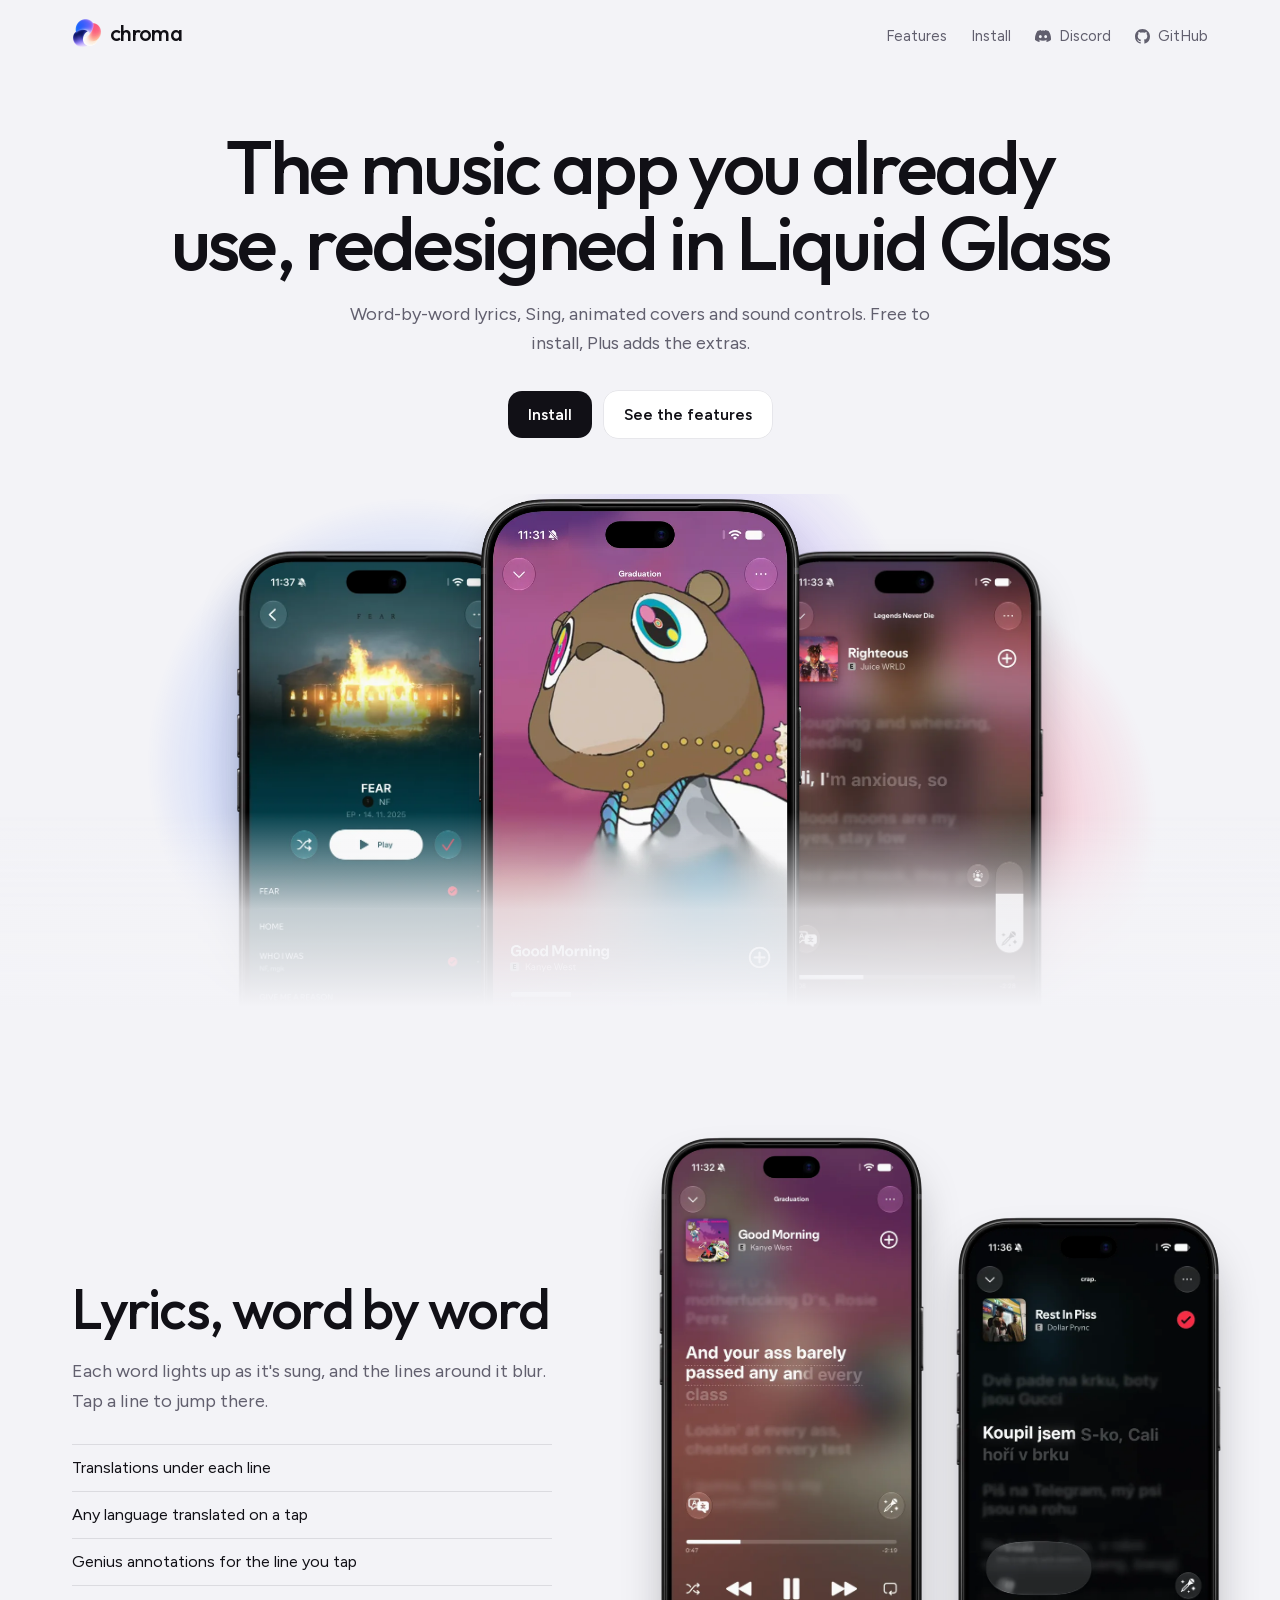
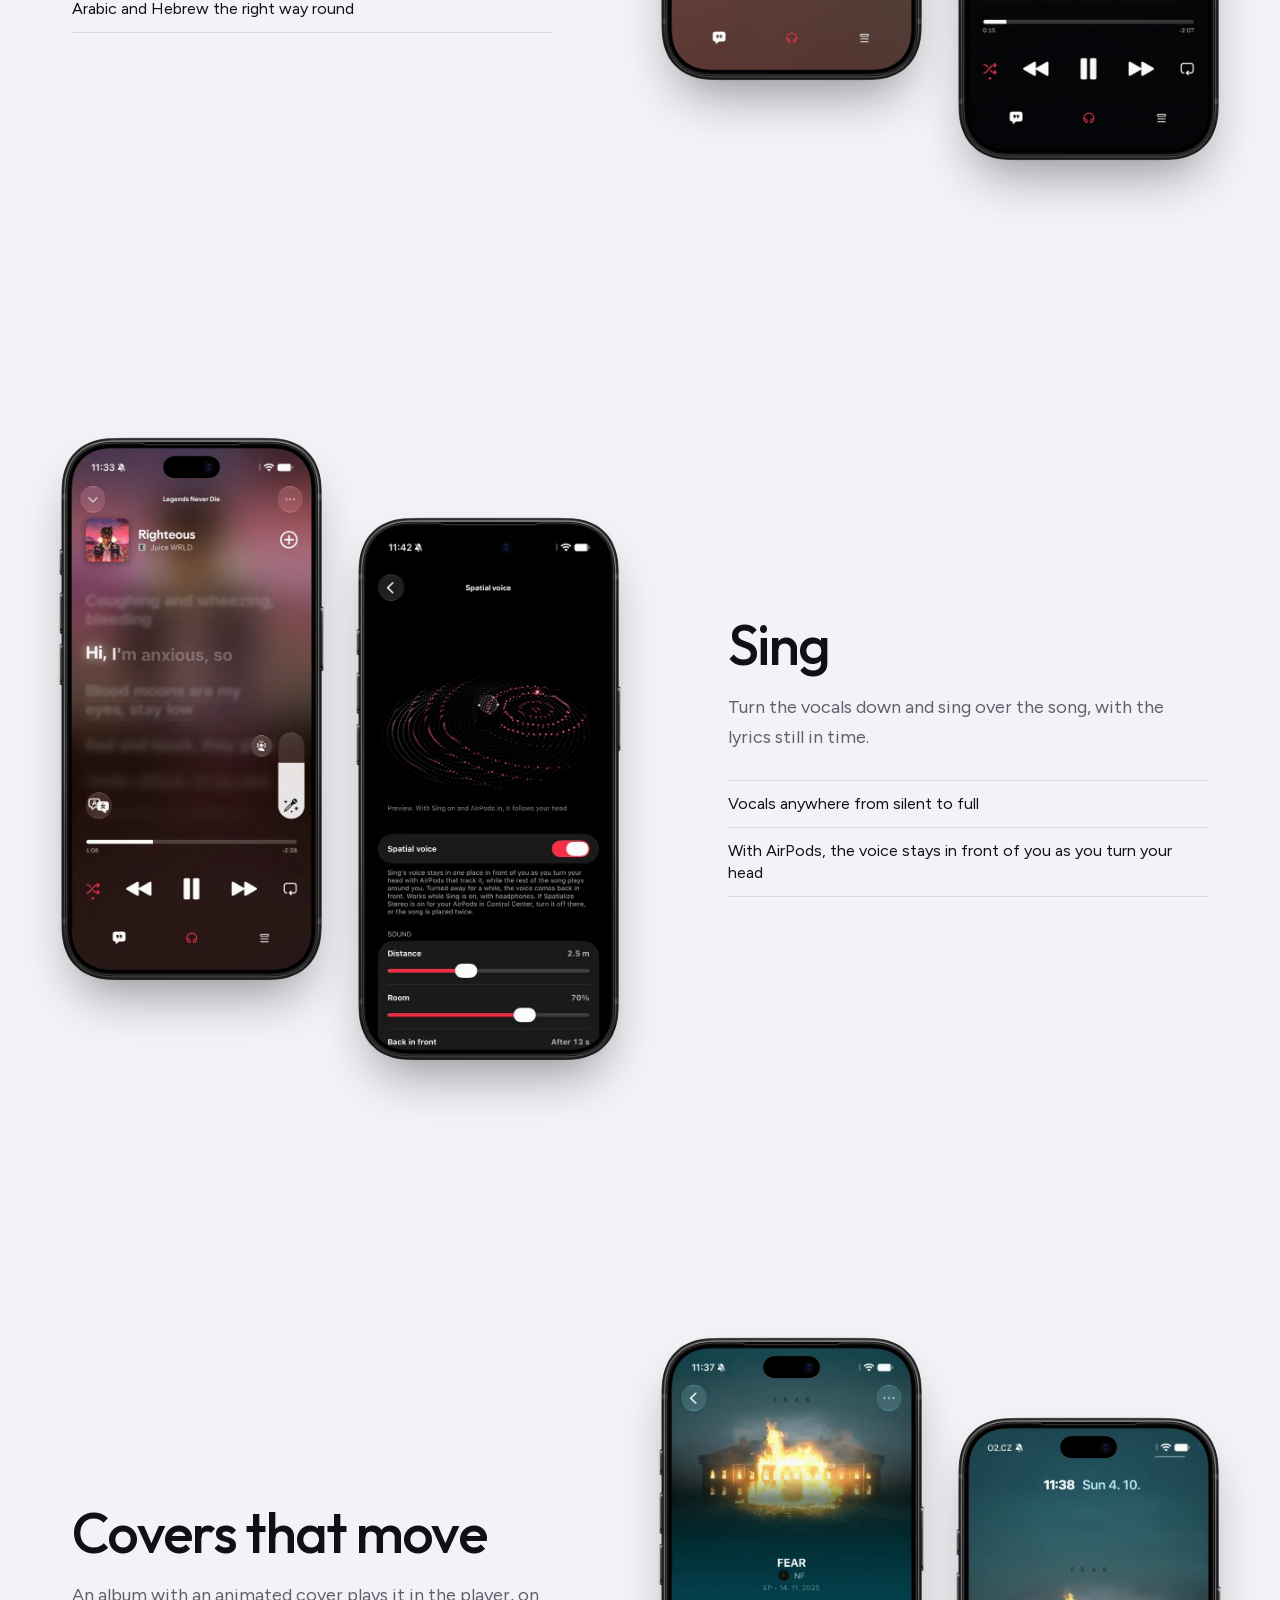
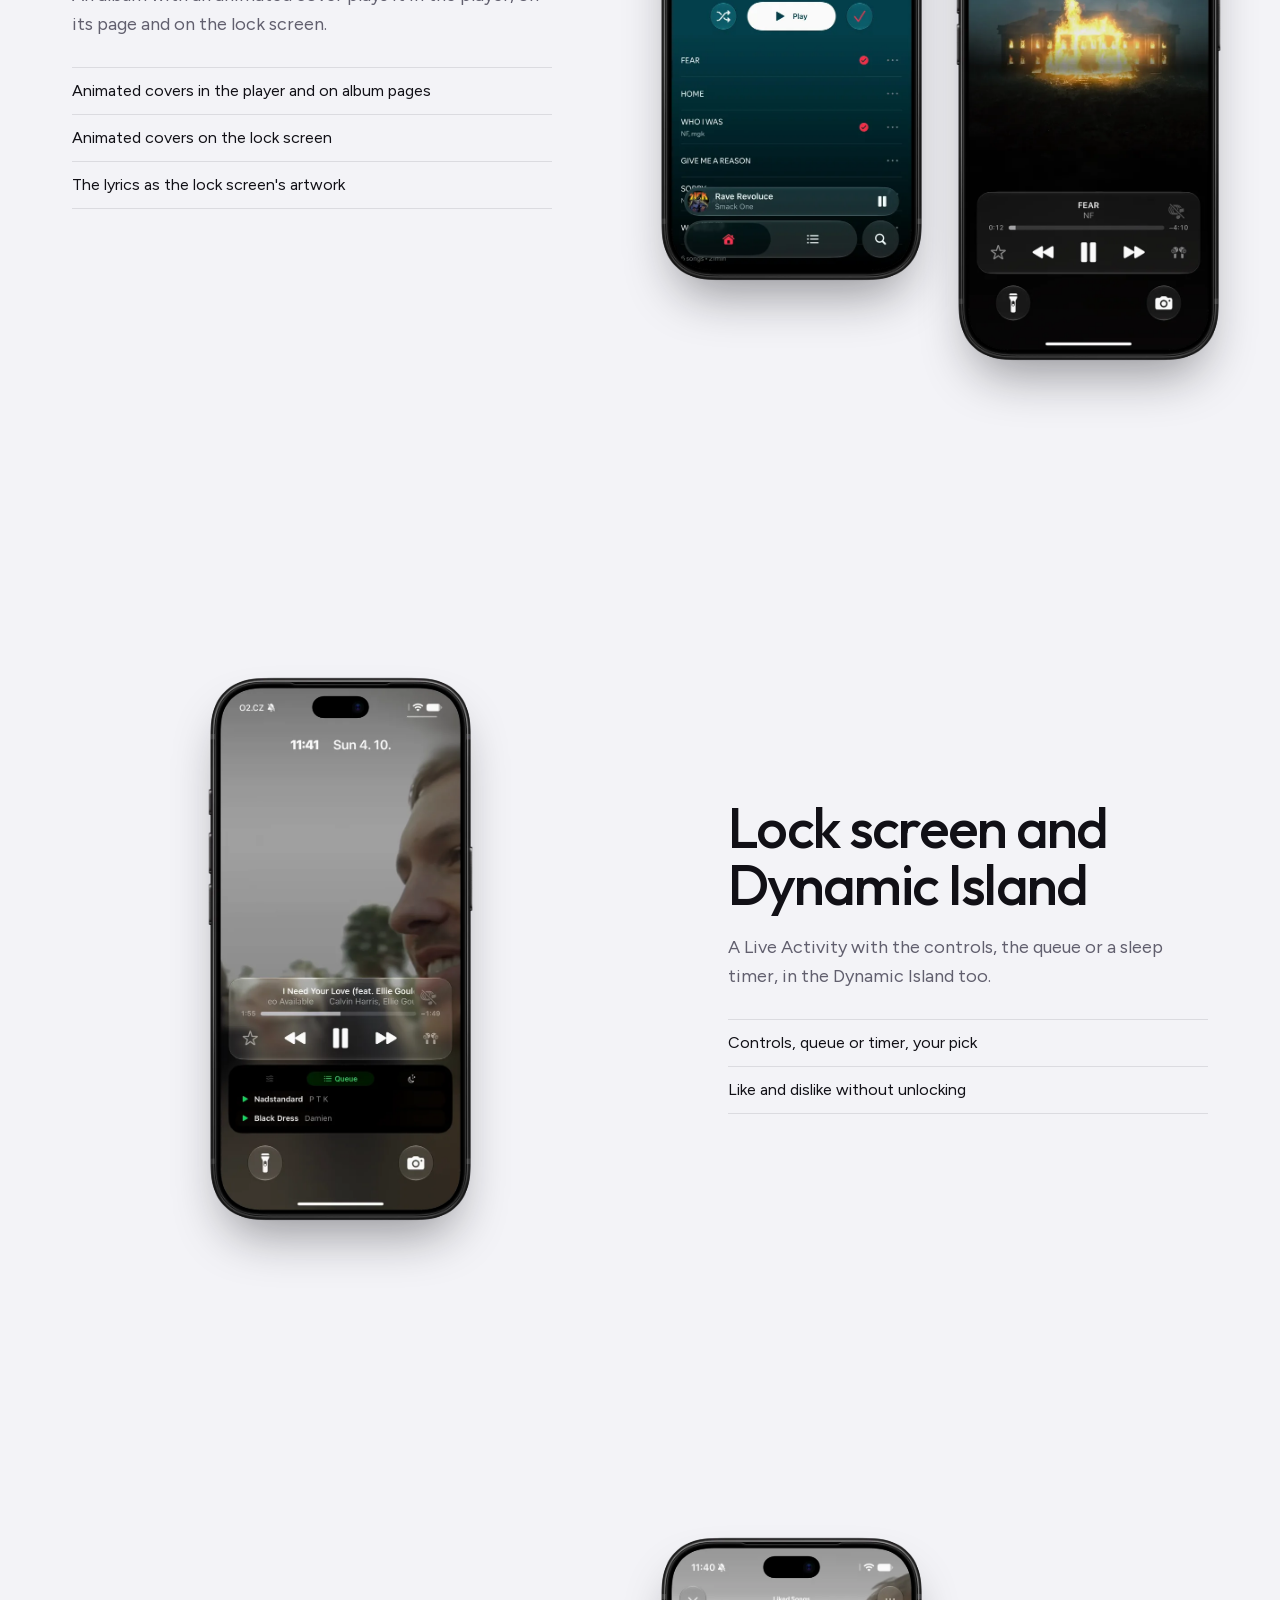
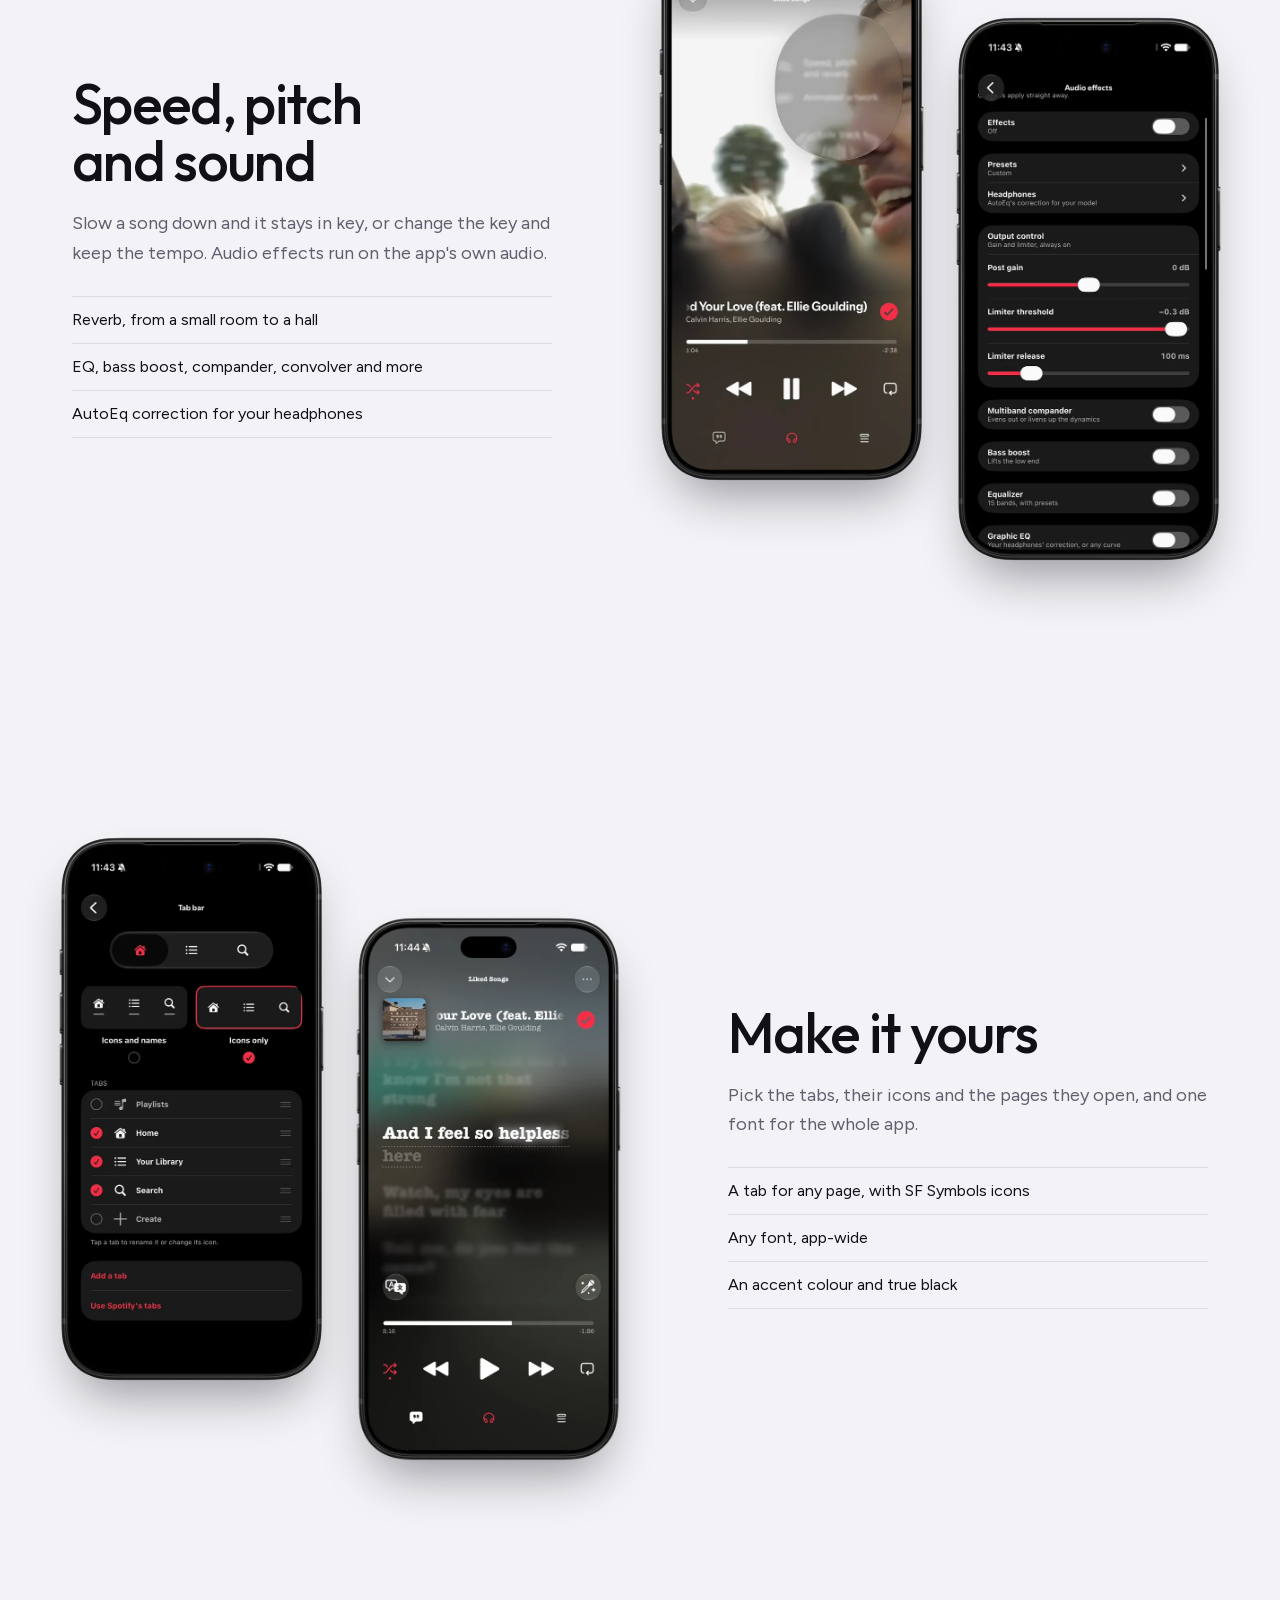
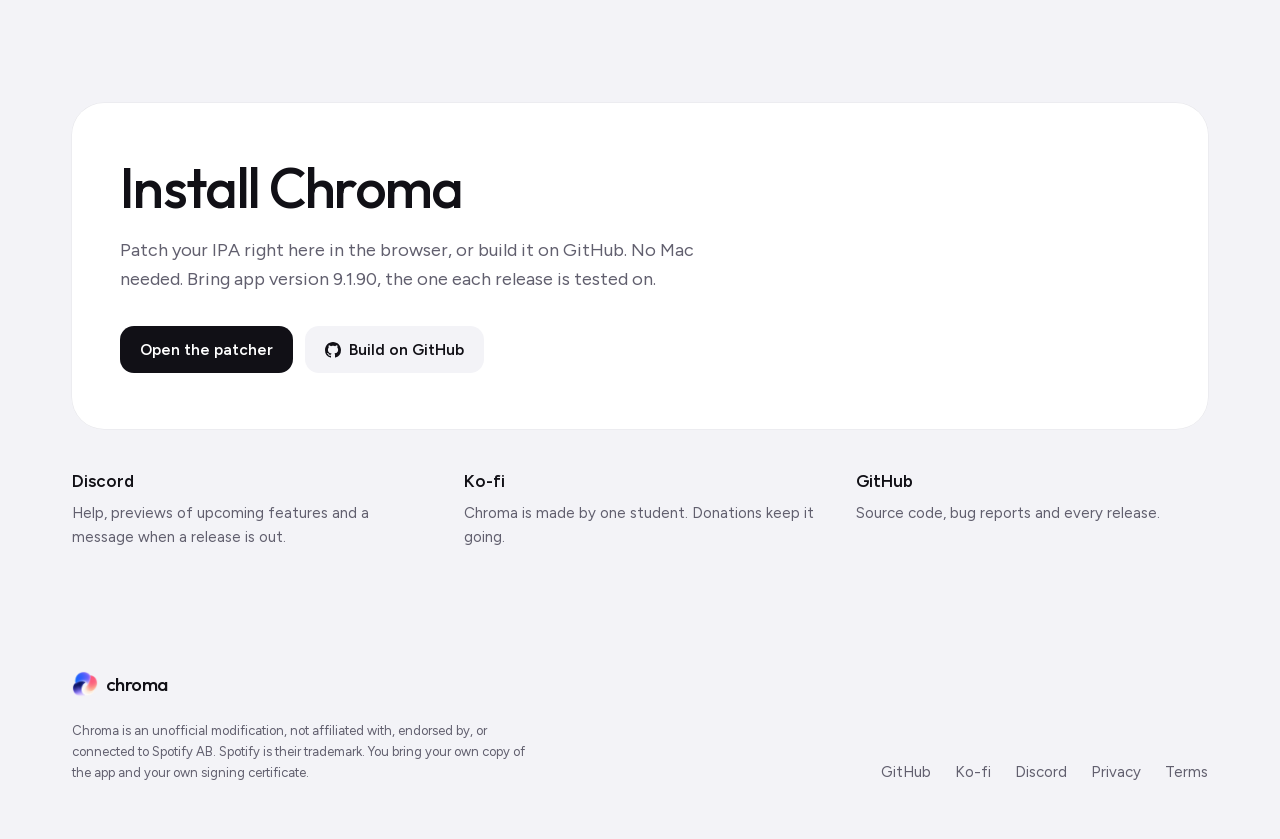
<file: index.html>
<!DOCTYPE html><html lang="en" class="satoshi_3b6796c-module__wANfpG__variable alpino_4c3fde9e-module__KRHD0q__variable outfit_575b07f8-module__2RAZrG__variable figtree_9a953c95-module__mnGF0a__variable"><head><meta charSet="utf-8"/><meta name="viewport" content="width=device-width, initial-scale=1"/><link rel="preload" href="/_next/static/media/1b99372b3eaef0c8-s.p.1gsd1jahc5dg_.woff2" as="font" crossorigin="" type="font/woff2"/><link rel="preload" href="/_next/static/media/400bf8aa837fcb7e-s.p.19g-lkcx7iw64.woff2" as="font" crossorigin="" type="font/woff2"/><link rel="preload" href="/_next/static/media/b2ea385cb5ae8625-s.p.1spbknb88wd48.woff2" as="font" crossorigin="" type="font/woff2"/><link rel="preload" href="/_next/static/media/f7aa21714c1c53f8-s.p.0-95eo-012xnf.woff2" as="font" crossorigin="" type="font/woff2"/><link rel="preload" href="/brand/mark-sm.webp" as="image"/><link rel="preload" as="image" imageSrcSet="/screenshots/album.webp 600w, /screenshots/album@2x.webp 1200w" imageSizes="(min-width: 640px) 280px, 52vw"/><link rel="preload" as="image" imageSrcSet="/screenshots/frame.webp 600w, /screenshots/frame@2x.webp 1200w" imageSizes="(min-width: 640px) 280px, 52vw"/><link rel="preload" as="image" imageSrcSet="/screenshots/sing.webp 600w, /screenshots/sing@2x.webp 1200w" imageSizes="(min-width: 640px) 280px, 52vw"/><link rel="preload" as="image" imageSrcSet="/screenshots/player.webp 600w, /screenshots/player@2x.webp 1200w" imageSizes="(min-width: 640px) 330px, 60vw"/><link rel="preload" as="image" imageSrcSet="/screenshots/frame.webp 600w, /screenshots/frame@2x.webp 1200w" imageSizes="(min-width: 640px) 330px, 60vw"/><link rel="stylesheet" href="/_next/static/chunks/29os8oxjjwxct.css" data-precedence="next"/><link rel="stylesheet" href="/_next/static/chunks/2cvzc9eu0vauw.css" data-precedence="next"/><link rel="preload" as="script" fetchPriority="low" href="/_next/static/chunks/2_hgxdsnnovo-.js"/><script src="/_next/static/chunks/1a-06v80zvif-.js" async=""></script><script src="/_next/static/chunks/3350v8l6ub63s.js" async=""></script><script src="/_next/static/chunks/1ds6nt1j6uxv_.js" async=""></script><script src="/_next/static/chunks/turbopack-36gvze918yde5.js" async=""></script><script src="/_next/static/chunks/1t2y48hw_vvqt.js" async=""></script><script src="/_next/static/chunks/1p0uxix19ofz9.js" async=""></script><title>Chroma</title><meta name="description" content="Word-by-word lyrics from five sources, EQ and audio effects, a Live Activity on the lock screen and 140 switches in Mod Settings. The music app&#x27;s own telemetry is blocked."/><meta property="og:title" content="Chroma"/><meta property="og:description" content="Word-by-word lyrics from five sources, EQ and audio effects, a Live Activity on the lock screen and 140 switches in Mod Settings. The music app&#x27;s own telemetry is blocked."/><meta property="og:url" content="https://chroma.pw"/><meta property="og:site_name" content="Chroma"/><meta property="og:image" content="https://chroma.pw/og.png"/><meta property="og:image:width" content="1200"/><meta property="og:image:height" content="630"/><meta property="og:type" content="website"/><meta name="twitter:card" content="summary_large_image"/><meta name="twitter:title" content="Chroma"/><meta name="twitter:description" content="Word-by-word lyrics from five sources, EQ and audio effects, a Live Activity on the lock screen and 140 switches in Mod Settings. The music app&#x27;s own telemetry is blocked."/><meta name="twitter:image" content="https://chroma.pw/og.png"/><meta name="twitter:image:width" content="1200"/><meta name="twitter:image:height" content="630"/><link rel="icon" href="/favicon.svg" type="image/svg+xml"/><link rel="icon" href="/icon.png" type="image/png" sizes="512x512"/><link rel="apple-touch-icon" href="/apple-icon.png"/><meta name="next-size-adjust" content=""/><script src="/_next/static/chunks/0cz1d0mv5g_q7.js" noModule=""></script></head><body><div hidden=""><!--$--><!--/$--></div><div id="top" class="chroma min-h-svh"><header class="mx-auto flex h-18 w-full max-w-[1200px] items-center justify-between px-5 sm:px-8"><a href="/" aria-label="Chroma"><span class="inline-flex items-center gap-2"><img src="/brand/mark-sm.webp" alt="" width="240" height="240" style="width:29.700000000000003px;height:29.700000000000003px"/><span class="font-title font-medium tracking-[-0.025em]" style="font-size:22px">chroma</span></span></a><nav class="flex items-center gap-6 text-[15px] text-graphite"><a href="/#lyrics" class="hidden transition-colors hover:text-carbon sm:block">Features</a><a href="/#install" class="hidden transition-colors hover:text-carbon sm:block">Install</a><a href="https://discord.gg/9e4GR8TKMj" target="_blank" rel="noreferrer" data-umami-event="nav-discord" class="inline-flex items-center gap-2 transition-colors hover:text-carbon"><svg viewBox="0 0 24 24" width="16" height="16" fill="currentColor" aria-hidden="true"><path d="M20.317 4.3698a19.7913 19.7913 0 00-4.8851-1.5152.0741.0741 0 00-.0785.0371c-.211.3753-.4447.8648-.6083 1.2495-1.8447-.2762-3.68-.2762-5.4868 0-.1636-.3933-.4058-.8742-.6177-1.2495a.077.077 0 00-.0785-.037 19.7363 19.7363 0 00-4.8852 1.515.0699.0699 0 00-.0321.0277C.5334 9.0458-.319 13.5799.0992 18.0578a.0824.0824 0 00.0312.0561c2.0528 1.5076 4.0413 2.4228 5.9929 3.0294a.0777.0777 0 00.0842-.0276c.4616-.6304.8731-1.2952 1.226-1.9942a.076.076 0 00-.0416-.1057c-.6528-.2476-1.2743-.5495-1.8722-.8923a.077.077 0 01-.0076-.1277c.1258-.0943.2517-.1923.3718-.2914a.0743.0743 0 01.0776-.0105c3.9278 1.7933 8.18 1.7933 12.0614 0a.0739.0739 0 01.0785.0095c.1202.099.246.1981.3728.2924a.077.077 0 01-.0066.1276 12.2986 12.2986 0 01-1.873.8914.0766.0766 0 00-.0407.1067c.3604.698.7719 1.3628 1.225 1.9932a.076.076 0 00.0842.0286c1.961-.6067 3.9495-1.5219 6.0023-3.0294a.077.077 0 00.0313-.0552c.5004-5.177-.8382-9.6739-3.5485-13.6604a.061.061 0 00-.0312-.0286zM8.02 15.3312c-1.1825 0-2.1569-1.0857-2.1569-2.419 0-1.3332.9555-2.4189 2.157-2.4189 1.2108 0 2.1757 1.0952 2.1568 2.419 0 1.3332-.9555 2.4189-2.1569 2.4189zm7.9748 0c-1.1825 0-2.1569-1.0857-2.1569-2.419 0-1.3332.9554-2.4189 2.1569-2.4189 1.2108 0 2.1757 1.0952 2.1568 2.419 0 1.3332-.946 2.4189-2.1568 2.4189Z"></path></svg>Discord</a><a href="https://github.com/skopevoj/spoti.pw" target="_blank" rel="noreferrer" data-umami-event="nav-github" class="inline-flex items-center gap-2 transition-colors hover:text-carbon"><svg viewBox="0 0 16 16" width="15" height="15" fill="currentColor" aria-hidden="true"><path d="M8 0c4.42 0 8 3.58 8 8a8.013 8.013 0 0 1-5.45 7.59c-.4.08-.55-.17-.55-.38 0-.27.01-1.13.01-2.2 0-.75-.25-1.23-.54-1.48 1.78-.2 3.65-.88 3.65-3.95 0-.88-.31-1.59-.82-2.15.08-.2.36-1.02-.08-2.12 0 0-.67-.22-2.2.82-.64-.18-1.32-.27-2-.27-.68 0-1.36.09-2 .27-1.53-1.03-2.2-.82-2.2-.82-.44 1.1-.16 1.92-.08 2.12-.51.56-.82 1.28-.82 2.15 0 3.06 1.86 3.75 3.64 3.95-.23.2-.44.55-.51 1.07-.46.21-1.61.55-2.33-.66-.15-.24-.6-.83-1.23-.82-.67.01-.27.38.01.53.34.19.73.9.82 1.13.16.45.68 1.31 2.69.94 0 .67.01 1.3.01 1.49 0 .21-.15.45-.55.38A7.995 7.995 0 0 1 0 8c0-4.42 3.58-8 8-8Z"></path></svg>GitHub</a></nav></header><main><section class="overflow-x-clip"><div class="flex flex-col items-center px-5 pt-8 text-center sm:px-8 sm:pt-14"><h1 class="font-title max-w-[13em] text-[clamp(38px,6vw,76px)] leading-[1] font-medium tracking-[-0.035em] text-balance">The music app you already use, redesigned in Liquid Glass</h1><p class="mt-5 max-w-[34em] text-[17px] leading-relaxed text-graphite sm:text-[18px]">Word-by-word lyrics, Sing, animated covers and sound controls. Free to install, Plus adds the extras.</p><div class="mt-8 flex flex-wrap justify-center gap-3"><a href="#install" class="rounded-[14px] bg-carbon px-5 py-3 text-[15.5px] font-semibold text-white transition-colors hover:bg-carbon/85">Install</a><a href="#lyrics" class="rounded-[14px] bg-white px-5 py-3 text-[15.5px] font-semibold text-carbon shadow-[0_0_0_0.5px_rgb(17_16_22/0.1)] transition-colors hover:bg-white/70">See the features</a></div></div><div class="hero-phones relative mx-auto mt-10 sm:mt-14"><div aria-hidden="true" class="aura pointer-events-none absolute top-[-4%] left-1/2 aspect-[1.7] w-[min(1200px,190vw)] -translate-x-1/2 opacity-55"><span style="left:8%;top:2%;width:46%;aspect-ratio:1;background:radial-gradient(circle at 50% 50%, #2f63ff 0%, color-mix(in oklab, #2f63ff 55%, transparent) 30%, transparent 68%);--d:19s;--x:6%;--y:5%;--r:30deg"></span><span style="left:34%;top:-8%;width:40%;aspect-ratio:1;background:radial-gradient(circle at 50% 50%, #8a6cfd 0%, color-mix(in oklab, #8a6cfd 55%, transparent) 30%, transparent 68%);--d:23s;--x:-8%;--y:8%;--r:-20deg"></span><span style="left:50%;top:12%;width:44%;aspect-ratio:1;background:radial-gradient(circle at 50% 50%, #fd5a7e 0%, color-mix(in oklab, #fd5a7e 55%, transparent) 30%, transparent 68%);--d:17s;--x:-6%;--y:-6%;--r:24deg"></span><span style="left:28%;top:30%;width:40%;aspect-ratio:1;background:radial-gradient(circle at 50% 50%, #fda595 0%, color-mix(in oklab, #fda595 55%, transparent) 30%, transparent 68%);--d:21s;--x:8%;--y:-4%;--r:-26deg"></span></div><div class="hp hp-side hp-left"><div class="@container relative "><div aria-hidden="true" class="absolute inset-x-[1.85%] inset-y-[0.8%] rounded-[17.8cqw] shadow-[0_28px_50px_-14px_rgba(17,16,22,0.42)]"></div><img src="/screenshots/album.webp" srcSet="/screenshots/album.webp 600w, /screenshots/album@2x.webp 1200w" sizes="(min-width: 640px) 280px, 52vw" width="600" height="1227" alt="An album page with its animated cover" loading="eager" decoding="async" draggable="false" class="relative block h-auto w-full select-none"/><div aria-hidden="true" class="pointer-events-none absolute inset-0"><video src="/videos/album.mp4" muted="" loop="" playsInline="" preload="metadata" class="absolute object-cover" style="left:5.333333333333334%;top:2.5%;width:89.33333333333333%;height:95%;border-radius:12.6cqw"></video><img src="/screenshots/frame.webp" srcSet="/screenshots/frame.webp 600w, /screenshots/frame@2x.webp 1200w" sizes="(min-width: 640px) 280px, 52vw" alt="" loading="eager" decoding="async" draggable="false" class="absolute inset-0 size-full select-none"/></div></div></div><div class="hp hp-side hp-right"><div class="@container relative "><div aria-hidden="true" class="absolute inset-x-[1.85%] inset-y-[0.8%] rounded-[17.8cqw] shadow-[0_28px_50px_-14px_rgba(17,16,22,0.42)]"></div><img src="/screenshots/sing.webp" srcSet="/screenshots/sing.webp 600w, /screenshots/sing@2x.webp 1200w" sizes="(min-width: 640px) 280px, 52vw" width="600" height="1227" alt="Word-by-word lyrics" loading="eager" decoding="async" draggable="false" class="relative block h-auto w-full select-none"/></div></div><div class="hp hp-middle"><div class="@container relative "><div aria-hidden="true" class="absolute inset-x-[1.85%] inset-y-[0.8%] rounded-[17.8cqw] shadow-[0_28px_50px_-14px_rgba(17,16,22,0.42)]"></div><img src="/screenshots/player.webp" srcSet="/screenshots/player.webp 600w, /screenshots/player@2x.webp 1200w" sizes="(min-width: 640px) 330px, 60vw" width="600" height="1227" alt="The player" loading="eager" decoding="async" draggable="false" class="relative block h-auto w-full select-none"/><div aria-hidden="true" class="pointer-events-none absolute inset-0"><video src="/videos/player.mp4" muted="" loop="" playsInline="" preload="metadata" class="absolute object-cover" style="left:5.333333333333334%;top:2.5%;width:89.33333333333333%;height:95%;border-radius:12.6cqw"></video><img src="/screenshots/frame.webp" srcSet="/screenshots/frame.webp 600w, /screenshots/frame@2x.webp 1200w" sizes="(min-width: 640px) 330px, 60vw" alt="" loading="eager" decoding="async" draggable="false" class="absolute inset-0 size-full select-none"/></div></div></div><div aria-hidden="true" class="absolute inset-x-0 bottom-0 z-20 h-[38%] bg-gradient-to-t from-paper via-paper/80 to-transparent"></div></div></section><section id="lyrics" class="mx-auto grid max-w-[1200px] scroll-mt-6 grid-cols-[minmax(0,1fr)] items-center gap-10 px-5 py-16 sm:px-8 lg:min-h-svh lg:grid-cols-[minmax(0,1fr)_minmax(0,1fr)] lg:gap-16 lg:py-24"><div class="max-w-[30rem] "><h2 class="font-title text-[clamp(34px,4.4vw,56px)] leading-[1.02] font-medium tracking-[-0.03em] text-balance">Lyrics, word by word</h2><p class="mt-5 text-[18px] leading-relaxed text-graphite">Each word lights up as it&#x27;s sung, and the lines around it blur. Tap a line to jump there.</p><ul class="mt-7 divide-y divide-carbon/10 border-y border-carbon/10"><li class="py-3 text-[16px] leading-snug">Translations under each line</li><li class="py-3 text-[16px] leading-snug">Any language translated on a tap</li><li class="py-3 text-[16px] leading-snug">Genius annotations for the line you tap</li><li class="py-3 text-[16px] leading-snug">Arabic and Hebrew the right way round</li></ul></div><div class=""><div class="-mx-5 flex items-start snap-x snap-mandatory gap-4 overflow-x-auto px-5 pt-2 pb-6 [scrollbar-width:none] sm:mx-0 sm:justify-center sm:overflow-visible sm:px-0 lg:gap-7 "><div class="@container relative w-[66vw] max-w-[290px] shrink-0 snap-center sm:w-[250px] lg:w-[min(21vw,290px)] "><div aria-hidden="true" class="absolute inset-x-[1.85%] inset-y-[0.8%] rounded-[17.8cqw] shadow-[0_28px_50px_-14px_rgba(17,16,22,0.42)]"></div><img src="/screenshots/lyrics.webp" srcSet="/screenshots/lyrics.webp 600w, /screenshots/lyrics@2x.webp 1200w" sizes="(min-width: 1024px) 290px, (min-width: 640px) 250px, 66vw" width="600" height="1227" alt="Lyrics with a Genius annotation" loading="lazy" decoding="async" draggable="false" class="relative block h-auto w-full select-none"/><div aria-hidden="true" class="pointer-events-none absolute inset-0"><video src="/videos/lyrics.mp4" muted="" loop="" playsInline="" preload="metadata" class="absolute object-cover" style="left:5.333333333333334%;top:2.5%;width:89.33333333333333%;height:95%;border-radius:12.6cqw"></video><img src="/screenshots/frame.webp" srcSet="/screenshots/frame.webp 600w, /screenshots/frame@2x.webp 1200w" sizes="(min-width: 1024px) 290px, (min-width: 640px) 250px, 66vw" alt="" loading="lazy" decoding="async" draggable="false" class="absolute inset-0 size-full select-none"/></div></div><div class="@container relative w-[66vw] max-w-[290px] shrink-0 snap-center sm:w-[250px] lg:w-[min(21vw,290px)] sm:mt-20"><div aria-hidden="true" class="absolute inset-x-[1.85%] inset-y-[0.8%] rounded-[17.8cqw] shadow-[0_28px_50px_-14px_rgba(17,16,22,0.42)]"></div><img src="/screenshots/translate.webp" srcSet="/screenshots/translate.webp 600w, /screenshots/translate@2x.webp 1200w" sizes="(min-width: 1024px) 290px, (min-width: 640px) 250px, 66vw" width="600" height="1227" alt="Lyrics translated line by line" loading="lazy" decoding="async" draggable="false" class="relative block h-auto w-full select-none"/><div aria-hidden="true" class="pointer-events-none absolute inset-0"><video src="/videos/translate.mp4" muted="" loop="" playsInline="" preload="metadata" class="absolute object-cover" style="left:5.333333333333334%;top:2.5%;width:89.33333333333333%;height:95%;border-radius:12.6cqw"></video><img src="/screenshots/frame.webp" srcSet="/screenshots/frame.webp 600w, /screenshots/frame@2x.webp 1200w" sizes="(min-width: 1024px) 290px, (min-width: 640px) 250px, 66vw" alt="" loading="lazy" decoding="async" draggable="false" class="absolute inset-0 size-full select-none"/></div></div></div></div></section><section id="sing" class="mx-auto grid max-w-[1200px] scroll-mt-6 grid-cols-[minmax(0,1fr)] items-center gap-10 px-5 py-16 sm:px-8 lg:min-h-svh lg:grid-cols-[minmax(0,1fr)_minmax(0,1fr)] lg:gap-16 lg:py-24"><div class="max-w-[30rem] lg:order-2 lg:justify-self-end"><h2 class="font-title text-[clamp(34px,4.4vw,56px)] leading-[1.02] font-medium tracking-[-0.03em] text-balance">Sing</h2><p class="mt-5 text-[18px] leading-relaxed text-graphite">Turn the vocals down and sing over the song, with the lyrics still in time.</p><ul class="mt-7 divide-y divide-carbon/10 border-y border-carbon/10"><li class="py-3 text-[16px] leading-snug">Vocals anywhere from silent to full</li><li class="py-3 text-[16px] leading-snug">With AirPods, the voice stays in front of you as you turn your head</li></ul></div><div class="lg:order-1"><div class="-mx-5 flex items-start snap-x snap-mandatory gap-4 overflow-x-auto px-5 pt-2 pb-6 [scrollbar-width:none] sm:mx-0 sm:justify-center sm:overflow-visible sm:px-0 lg:gap-7 "><div class="@container relative w-[66vw] max-w-[290px] shrink-0 snap-center sm:w-[250px] lg:w-[min(21vw,290px)] "><div aria-hidden="true" class="absolute inset-x-[1.85%] inset-y-[0.8%] rounded-[17.8cqw] shadow-[0_28px_50px_-14px_rgba(17,16,22,0.42)]"></div><img src="/screenshots/sing.webp" srcSet="/screenshots/sing.webp 600w, /screenshots/sing@2x.webp 1200w" sizes="(min-width: 1024px) 290px, (min-width: 640px) 250px, 66vw" width="600" height="1227" alt="The vocals slider beside the lyrics" loading="lazy" decoding="async" draggable="false" class="relative block h-auto w-full select-none"/><div aria-hidden="true" class="pointer-events-none absolute inset-0"><video src="/videos/sing.mp4" muted="" loop="" playsInline="" preload="metadata" class="absolute object-cover" style="left:5.333333333333334%;top:2.5%;width:89.33333333333333%;height:95%;border-radius:12.6cqw"></video><img src="/screenshots/frame.webp" srcSet="/screenshots/frame.webp 600w, /screenshots/frame@2x.webp 1200w" sizes="(min-width: 1024px) 290px, (min-width: 640px) 250px, 66vw" alt="" loading="lazy" decoding="async" draggable="false" class="absolute inset-0 size-full select-none"/></div></div><div class="@container relative w-[66vw] max-w-[290px] shrink-0 snap-center sm:w-[250px] lg:w-[min(21vw,290px)] sm:mt-20"><div aria-hidden="true" class="absolute inset-x-[1.85%] inset-y-[0.8%] rounded-[17.8cqw] shadow-[0_28px_50px_-14px_rgba(17,16,22,0.42)]"></div><img src="/screenshots/spatial-voice.webp" srcSet="/screenshots/spatial-voice.webp 600w, /screenshots/spatial-voice@2x.webp 1200w" sizes="(min-width: 1024px) 290px, (min-width: 640px) 250px, 66vw" width="600" height="1227" alt="Spatial voice settings" loading="lazy" decoding="async" draggable="false" class="relative block h-auto w-full select-none"/><div aria-hidden="true" class="pointer-events-none absolute inset-0"><video src="/videos/spatial-voice.mp4" muted="" loop="" playsInline="" preload="metadata" class="absolute object-cover" style="left:5.333333333333334%;top:2.5%;width:89.33333333333333%;height:95%;border-radius:12.6cqw"></video><img src="/screenshots/frame.webp" srcSet="/screenshots/frame.webp 600w, /screenshots/frame@2x.webp 1200w" sizes="(min-width: 1024px) 290px, (min-width: 640px) 250px, 66vw" alt="" loading="lazy" decoding="async" draggable="false" class="absolute inset-0 size-full select-none"/></div></div></div></div></section><section id="covers" class="mx-auto grid max-w-[1200px] scroll-mt-6 grid-cols-[minmax(0,1fr)] items-center gap-10 px-5 py-16 sm:px-8 lg:min-h-svh lg:grid-cols-[minmax(0,1fr)_minmax(0,1fr)] lg:gap-16 lg:py-24"><div class="max-w-[30rem] "><h2 class="font-title text-[clamp(34px,4.4vw,56px)] leading-[1.02] font-medium tracking-[-0.03em] text-balance">Covers that move</h2><p class="mt-5 text-[18px] leading-relaxed text-graphite">An album with an animated cover plays it in the player, on its page and on the lock screen.</p><ul class="mt-7 divide-y divide-carbon/10 border-y border-carbon/10"><li class="py-3 text-[16px] leading-snug">Animated covers in the player and on album pages</li><li class="py-3 text-[16px] leading-snug">Animated covers on the lock screen</li><li class="py-3 text-[16px] leading-snug">The lyrics as the lock screen&#x27;s artwork</li></ul></div><div class=""><div class="-mx-5 flex items-start snap-x snap-mandatory gap-4 overflow-x-auto px-5 pt-2 pb-6 [scrollbar-width:none] sm:mx-0 sm:justify-center sm:overflow-visible sm:px-0 lg:gap-7 "><div class="@container relative w-[66vw] max-w-[290px] shrink-0 snap-center sm:w-[250px] lg:w-[min(21vw,290px)] "><div aria-hidden="true" class="absolute inset-x-[1.85%] inset-y-[0.8%] rounded-[17.8cqw] shadow-[0_28px_50px_-14px_rgba(17,16,22,0.42)]"></div><img src="/screenshots/album.webp" srcSet="/screenshots/album.webp 600w, /screenshots/album@2x.webp 1200w" sizes="(min-width: 1024px) 290px, (min-width: 640px) 250px, 66vw" width="600" height="1227" alt="An album page with its animated cover" loading="lazy" decoding="async" draggable="false" class="relative block h-auto w-full select-none"/><div aria-hidden="true" class="pointer-events-none absolute inset-0"><video src="/videos/album.mp4" muted="" loop="" playsInline="" preload="metadata" class="absolute object-cover" style="left:5.333333333333334%;top:2.5%;width:89.33333333333333%;height:95%;border-radius:12.6cqw"></video><img src="/screenshots/frame.webp" srcSet="/screenshots/frame.webp 600w, /screenshots/frame@2x.webp 1200w" sizes="(min-width: 1024px) 290px, (min-width: 640px) 250px, 66vw" alt="" loading="lazy" decoding="async" draggable="false" class="absolute inset-0 size-full select-none"/></div></div><div class="@container relative w-[66vw] max-w-[290px] shrink-0 snap-center sm:w-[250px] lg:w-[min(21vw,290px)] sm:mt-20"><div aria-hidden="true" class="absolute inset-x-[1.85%] inset-y-[0.8%] rounded-[17.8cqw] shadow-[0_28px_50px_-14px_rgba(17,16,22,0.42)]"></div><img src="/screenshots/lock-screen-lyrics.webp" srcSet="/screenshots/lock-screen-lyrics.webp 600w, /screenshots/lock-screen-lyrics@2x.webp 1200w" sizes="(min-width: 1024px) 290px, (min-width: 640px) 250px, 66vw" width="600" height="1227" alt="Lyrics on the lock screen" loading="lazy" decoding="async" draggable="false" class="relative block h-auto w-full select-none"/><div aria-hidden="true" class="pointer-events-none absolute inset-0"><video src="/videos/lock-screen-lyrics.mp4" muted="" loop="" playsInline="" preload="metadata" class="absolute object-cover" style="left:5.333333333333334%;top:2.5%;width:89.33333333333333%;height:95%;border-radius:12.6cqw"></video><img src="/screenshots/frame.webp" srcSet="/screenshots/frame.webp 600w, /screenshots/frame@2x.webp 1200w" sizes="(min-width: 1024px) 290px, (min-width: 640px) 250px, 66vw" alt="" loading="lazy" decoding="async" draggable="false" class="absolute inset-0 size-full select-none"/></div></div></div></div></section><section id="lock-screen" class="mx-auto grid max-w-[1200px] scroll-mt-6 grid-cols-[minmax(0,1fr)] items-center gap-10 px-5 py-16 sm:px-8 lg:min-h-svh lg:grid-cols-[minmax(0,1fr)_minmax(0,1fr)] lg:gap-16 lg:py-24"><div class="max-w-[30rem] lg:order-2 lg:justify-self-end"><h2 class="font-title text-[clamp(34px,4.4vw,56px)] leading-[1.02] font-medium tracking-[-0.03em] text-balance">Lock screen and Dynamic Island</h2><p class="mt-5 text-[18px] leading-relaxed text-graphite">A Live Activity with the controls, the queue or a sleep timer, in the Dynamic Island too.</p><ul class="mt-7 divide-y divide-carbon/10 border-y border-carbon/10"><li class="py-3 text-[16px] leading-snug">Controls, queue or timer, your pick</li><li class="py-3 text-[16px] leading-snug">Like and dislike without unlocking</li></ul></div><div class="lg:order-1"><div class="-mx-5 flex items-start snap-x snap-mandatory gap-4 overflow-x-auto px-5 pt-2 pb-6 [scrollbar-width:none] sm:mx-0 sm:justify-center sm:overflow-visible sm:px-0 lg:gap-7 justify-center"><div class="@container relative w-[66vw] max-w-[290px] shrink-0 snap-center sm:w-[250px] lg:w-[min(21vw,290px)] "><div aria-hidden="true" class="absolute inset-x-[1.85%] inset-y-[0.8%] rounded-[17.8cqw] shadow-[0_28px_50px_-14px_rgba(17,16,22,0.42)]"></div><img src="/screenshots/live-activity.webp" srcSet="/screenshots/live-activity.webp 600w, /screenshots/live-activity@2x.webp 1200w" sizes="(min-width: 1024px) 290px, (min-width: 640px) 250px, 66vw" width="600" height="1227" alt="The Live Activity on the lock screen" loading="lazy" decoding="async" draggable="false" class="relative block h-auto w-full select-none"/><div aria-hidden="true" class="pointer-events-none absolute inset-0"><video src="/videos/live-activity.mp4" muted="" loop="" playsInline="" preload="metadata" class="absolute object-cover" style="left:5.333333333333334%;top:2.5%;width:89.33333333333333%;height:95%;border-radius:12.6cqw"></video><img src="/screenshots/frame.webp" srcSet="/screenshots/frame.webp 600w, /screenshots/frame@2x.webp 1200w" sizes="(min-width: 1024px) 290px, (min-width: 640px) 250px, 66vw" alt="" loading="lazy" decoding="async" draggable="false" class="absolute inset-0 size-full select-none"/></div></div></div></div></section><section id="sound" class="mx-auto grid max-w-[1200px] scroll-mt-6 grid-cols-[minmax(0,1fr)] items-center gap-10 px-5 py-16 sm:px-8 lg:min-h-svh lg:grid-cols-[minmax(0,1fr)_minmax(0,1fr)] lg:gap-16 lg:py-24"><div class="max-w-[30rem] "><h2 class="font-title text-[clamp(34px,4.4vw,56px)] leading-[1.02] font-medium tracking-[-0.03em] text-balance">Speed, pitch and sound</h2><p class="mt-5 text-[18px] leading-relaxed text-graphite">Slow a song down and it stays in key, or change the key and keep the tempo. Audio effects run on the app&#x27;s own audio.</p><ul class="mt-7 divide-y divide-carbon/10 border-y border-carbon/10"><li class="py-3 text-[16px] leading-snug">Reverb, from a small room to a hall</li><li class="py-3 text-[16px] leading-snug">EQ, bass boost, compander, convolver and more</li><li class="py-3 text-[16px] leading-snug">AutoEq correction for your headphones</li></ul></div><div class=""><div class="-mx-5 flex items-start snap-x snap-mandatory gap-4 overflow-x-auto px-5 pt-2 pb-6 [scrollbar-width:none] sm:mx-0 sm:justify-center sm:overflow-visible sm:px-0 lg:gap-7 "><div class="@container relative w-[66vw] max-w-[290px] shrink-0 snap-center sm:w-[250px] lg:w-[min(21vw,290px)] "><div aria-hidden="true" class="absolute inset-x-[1.85%] inset-y-[0.8%] rounded-[17.8cqw] shadow-[0_28px_50px_-14px_rgba(17,16,22,0.42)]"></div><img src="/screenshots/speed-pitch.webp" srcSet="/screenshots/speed-pitch.webp 600w, /screenshots/speed-pitch@2x.webp 1200w" sizes="(min-width: 1024px) 290px, (min-width: 640px) 250px, 66vw" width="600" height="1227" alt="Speed, pitch and reverb in the ⋯ menu" loading="lazy" decoding="async" draggable="false" class="relative block h-auto w-full select-none"/><div aria-hidden="true" class="pointer-events-none absolute inset-0"><video src="/videos/speed-pitch.mp4" muted="" loop="" playsInline="" preload="metadata" class="absolute object-cover" style="left:5.333333333333334%;top:2.5%;width:89.33333333333333%;height:95%;border-radius:12.6cqw"></video><img src="/screenshots/frame.webp" srcSet="/screenshots/frame.webp 600w, /screenshots/frame@2x.webp 1200w" sizes="(min-width: 1024px) 290px, (min-width: 640px) 250px, 66vw" alt="" loading="lazy" decoding="async" draggable="false" class="absolute inset-0 size-full select-none"/></div></div><div class="@container relative w-[66vw] max-w-[290px] shrink-0 snap-center sm:w-[250px] lg:w-[min(21vw,290px)] sm:mt-20"><div aria-hidden="true" class="absolute inset-x-[1.85%] inset-y-[0.8%] rounded-[17.8cqw] shadow-[0_28px_50px_-14px_rgba(17,16,22,0.42)]"></div><img src="/screenshots/audio-effects.webp" srcSet="/screenshots/audio-effects.webp 600w, /screenshots/audio-effects@2x.webp 1200w" sizes="(min-width: 1024px) 290px, (min-width: 640px) 250px, 66vw" width="600" height="1227" alt="Audio effects" loading="lazy" decoding="async" draggable="false" class="relative block h-auto w-full select-none"/><div aria-hidden="true" class="pointer-events-none absolute inset-0"><video src="/videos/audio-effects.mp4" muted="" loop="" playsInline="" preload="metadata" class="absolute object-cover" style="left:5.333333333333334%;top:2.5%;width:89.33333333333333%;height:95%;border-radius:12.6cqw"></video><img src="/screenshots/frame.webp" srcSet="/screenshots/frame.webp 600w, /screenshots/frame@2x.webp 1200w" sizes="(min-width: 1024px) 290px, (min-width: 640px) 250px, 66vw" alt="" loading="lazy" decoding="async" draggable="false" class="absolute inset-0 size-full select-none"/></div></div></div></div></section><section id="yours" class="mx-auto grid max-w-[1200px] scroll-mt-6 grid-cols-[minmax(0,1fr)] items-center gap-10 px-5 py-16 sm:px-8 lg:min-h-svh lg:grid-cols-[minmax(0,1fr)_minmax(0,1fr)] lg:gap-16 lg:py-24"><div class="max-w-[30rem] lg:order-2 lg:justify-self-end"><h2 class="font-title text-[clamp(34px,4.4vw,56px)] leading-[1.02] font-medium tracking-[-0.03em] text-balance">Make it yours</h2><p class="mt-5 text-[18px] leading-relaxed text-graphite">Pick the tabs, their icons and the pages they open, and one font for the whole app.</p><ul class="mt-7 divide-y divide-carbon/10 border-y border-carbon/10"><li class="py-3 text-[16px] leading-snug">A tab for any page, with SF Symbols icons</li><li class="py-3 text-[16px] leading-snug">Any font, app-wide</li><li class="py-3 text-[16px] leading-snug">An accent colour and true black</li></ul></div><div class="lg:order-1"><div class="-mx-5 flex items-start snap-x snap-mandatory gap-4 overflow-x-auto px-5 pt-2 pb-6 [scrollbar-width:none] sm:mx-0 sm:justify-center sm:overflow-visible sm:px-0 lg:gap-7 "><div class="@container relative w-[66vw] max-w-[290px] shrink-0 snap-center sm:w-[250px] lg:w-[min(21vw,290px)] "><div aria-hidden="true" class="absolute inset-x-[1.85%] inset-y-[0.8%] rounded-[17.8cqw] shadow-[0_28px_50px_-14px_rgba(17,16,22,0.42)]"></div><img src="/screenshots/tab-bar.webp" srcSet="/screenshots/tab-bar.webp 600w, /screenshots/tab-bar@2x.webp 1200w" sizes="(min-width: 1024px) 290px, (min-width: 640px) 250px, 66vw" width="600" height="1227" alt="The tab bar editor" loading="lazy" decoding="async" draggable="false" class="relative block h-auto w-full select-none"/><div aria-hidden="true" class="pointer-events-none absolute inset-0"><video src="/videos/tab-bar.mp4" muted="" loop="" playsInline="" preload="metadata" class="absolute object-cover" style="left:5.333333333333334%;top:2.5%;width:89.33333333333333%;height:95%;border-radius:12.6cqw"></video><img src="/screenshots/frame.webp" srcSet="/screenshots/frame.webp 600w, /screenshots/frame@2x.webp 1200w" sizes="(min-width: 1024px) 290px, (min-width: 640px) 250px, 66vw" alt="" loading="lazy" decoding="async" draggable="false" class="absolute inset-0 size-full select-none"/></div></div><div class="@container relative w-[66vw] max-w-[290px] shrink-0 snap-center sm:w-[250px] lg:w-[min(21vw,290px)] sm:mt-20"><div aria-hidden="true" class="absolute inset-x-[1.85%] inset-y-[0.8%] rounded-[17.8cqw] shadow-[0_28px_50px_-14px_rgba(17,16,22,0.42)]"></div><img src="/screenshots/font.webp" srcSet="/screenshots/font.webp 600w, /screenshots/font@2x.webp 1200w" sizes="(min-width: 1024px) 290px, (min-width: 640px) 250px, 66vw" width="600" height="1227" alt="Lyrics in a custom font" loading="lazy" decoding="async" draggable="false" class="relative block h-auto w-full select-none"/></div></div></div></section><section id="install" class="mx-auto max-w-[1200px] scroll-mt-6 px-5 pt-16 pb-20 sm:px-8 lg:pt-24"><div class="rounded-[32px] bg-white px-6 py-10 shadow-[0_0_0_0.5px_rgb(17_16_22/0.06)] sm:px-12 sm:py-14"><h2 class="font-title text-[clamp(34px,4.4vw,56px)] leading-[1.02] font-medium tracking-[-0.03em]">Install Chroma</h2><p class="mt-5 max-w-[34em] text-[18px] leading-relaxed text-graphite">Patch your IPA right here in the browser, or build it on GitHub. No Mac needed. Bring app version <!-- -->9.1.90<!-- -->, the one each release is tested on.</p><div class="mt-8 flex flex-wrap gap-3"><a href="/patch" data-umami-event="open-patcher" class="rounded-[14px] bg-carbon px-5 py-3 text-[15.5px] font-semibold text-white transition-colors hover:bg-carbon/85">Open the patcher</a><a href="https://github.com/skopevoj/spoti.pw/fork" target="_blank" rel="noreferrer" data-umami-event="fork-and-build" class="inline-flex items-center gap-2 rounded-[14px] bg-paper px-5 py-3 text-[15.5px] font-semibold text-carbon transition-colors hover:bg-carbon/8"><svg viewBox="0 0 16 16" width="16" height="16" fill="currentColor" aria-hidden="true"><path d="M8 0c4.42 0 8 3.58 8 8a8.013 8.013 0 0 1-5.45 7.59c-.4.08-.55-.17-.55-.38 0-.27.01-1.13.01-2.2 0-.75-.25-1.23-.54-1.48 1.78-.2 3.65-.88 3.65-3.95 0-.88-.31-1.59-.82-2.15.08-.2.36-1.02-.08-2.12 0 0-.67-.22-2.2.82-.64-.18-1.32-.27-2-.27-.68 0-1.36.09-2 .27-1.53-1.03-2.2-.82-2.2-.82-.44 1.1-.16 1.92-.08 2.12-.51.56-.82 1.28-.82 2.15 0 3.06 1.86 3.75 3.64 3.95-.23.2-.44.55-.51 1.07-.46.21-1.61.55-2.33-.66-.15-.24-.6-.83-1.23-.82-.67.01-.27.38.01.53.34.19.73.9.82 1.13.16.45.68 1.31 2.69.94 0 .67.01 1.3.01 1.49 0 .21-.15.45-.55.38A7.995 7.995 0 0 1 0 8c0-4.42 3.58-8 8-8Z"></path></svg>Build on GitHub</a></div></div><ul class="mt-10 grid gap-x-10 gap-y-6 sm:grid-cols-3"><li><a href="https://discord.gg/9e4GR8TKMj" target="_blank" rel="noreferrer" class="text-[17px] font-semibold text-carbon underline-offset-4 hover:underline">Discord</a><p class="mt-1.5 text-[15px] leading-relaxed text-graphite">Help, previews of upcoming features and a message when a release is out.</p></li><li><a href="https://ko-fi.com/darkksh" target="_blank" rel="noreferrer" class="text-[17px] font-semibold text-carbon underline-offset-4 hover:underline">Ko-fi</a><p class="mt-1.5 text-[15px] leading-relaxed text-graphite">Chroma is made by one student. Donations keep it going.</p></li><li><a href="https://github.com/skopevoj/spoti.pw" target="_blank" rel="noreferrer" class="text-[17px] font-semibold text-carbon underline-offset-4 hover:underline">GitHub</a><p class="mt-1.5 text-[15px] leading-relaxed text-graphite">Source code, bug reports and every release.</p></li></ul></section></main><footer class="mx-auto flex w-full max-w-[1200px] flex-col gap-6 px-5 pt-10 pb-14 sm:px-8 md:flex-row md:items-end md:justify-between"><div class="max-w-[46ch]"><span class="inline-flex items-center gap-2"><img src="/brand/mark-sm.webp" alt="" width="240" height="240" style="width:25.650000000000002px;height:25.650000000000002px"/><span class="font-title font-medium tracking-[-0.025em]" style="font-size:19px">chroma</span></span><p class="mt-4 text-[13px] leading-relaxed text-graphite">Chroma is an unofficial modification, not affiliated with, endorsed by, or connected to Spotify AB. Spotify is their trademark. You bring your own copy of the app and your own signing certificate.</p></div><nav class="flex gap-6 text-[15px] text-graphite"><a href="https://github.com/skopevoj/spoti.pw" target="_blank" rel="noreferrer" class="hover:text-carbon">GitHub</a><a href="https://ko-fi.com/darkksh" target="_blank" rel="noreferrer" class="hover:text-carbon">Ko-fi</a><a href="https://discord.gg/9e4GR8TKMj" target="_blank" rel="noreferrer" class="hover:text-carbon">Discord</a><a href="/privacy" class="hover:text-carbon">Privacy</a><a href="/terms" class="hover:text-carbon">Terms</a></nav></footer></div><!--$--><!--/$--><script src="/_next/static/chunks/2_hgxdsnnovo-.js" id="_R_" async=""></script><script>(self.__next_f=self.__next_f||[]).push([0])</script><script>self.__next_f.push([1,"1:\"$Sreact.fragment\"\n2:I[73302,[\"/_next/static/chunks/1t2y48hw_vvqt.js\"],\"default\"]\n3:I[45333,[\"/_next/static/chunks/1t2y48hw_vvqt.js\"],\"default\"]\nc:I[39648,[\"/_next/static/chunks/1t2y48hw_vvqt.js\"],\"default\",1]\n:HL[\"/_next/static/chunks/29os8oxjjwxct.css\",\"style\"]\n:HL[\"/_next/static/chunks/2cvzc9eu0vauw.css\",\"style\"]\n:HL[\"/_next/static/media/1b99372b3eaef0c8-s.p.1gsd1jahc5dg_.woff2\",\"font\",{\"crossOrigin\":\"\",\"type\":\"font/woff2\"}]\n:HL[\"/_next/static/media/400bf8aa837fcb7e-s.p.19g-lkcx7iw64.woff2\",\"font\",{\"crossOrigin\":\"\",\"type\":\"font/woff2\"}]\n:HL[\"/_next/static/media/b2ea385cb5ae8625-s.p.1spbknb88wd48.woff2\",\"font\",{\"crossOrigin\":\"\",\"type\":\"font/woff2\"}]\n:HL[\"/_next/static/media/f7aa21714c1c53f8-s.p.0-95eo-012xnf.woff2\",\"font\",{\"crossOrigin\":\"\",\"type\":\"font/woff2\"}]\n:HL[\"/brand/mark-sm.webp\",\"image\"]\n4:T4ef,M20.317 4.3698a19.7913 19.7913 0 00-4.8851-1.5152.0741.0741 0 00-.0785.0371c-.211.3753-.4447.8648-.6083 1.2495-1.8447-.2762-3.68-.2762-5.4868 0-.1636-.3933-.4058-.8742-.6177-1.2495a.077.077 0 00-.0785-.037 19.7363 19.7363 0 00-4.8852 1.515.0699.0699 0 00-.0321.0277C.5334 9.0458-.319 13.5799.0992 18.0578a.0824.0824 0 00.0312.0561c2.0528 1.5076 4.0413 2.4228 5.9929 3.0294a.0777.0777 0 00.0842-.0276c.4616-.6304.8731-1.2952 1.226-1.9942a.076.076 0 00-.0416-.1057c-.6528-.2476-1.2743-.5495-1.8722-.8923a.077.077 0 01-.0076-.1277c.1258-.0943.2517-.1923.3718-.2914a.0743.0743 0 01.0776-.0105c3.9278 1.7933 8.18 1.7933 12.0614 0a.0739.0739 0 01.0785.0095c.1202.099.246.1981.3728.2924a.077.077 0 01-.0066.1276 12.2986 12.2986 0 01-1.873.8914.0766.0766 0 00-.0407.1067c.3604.698.7719 1.3628 1.225 1.9932a.076.076 0 00.0842.0286c1.961-.6067 3.9495-1.5219 6.0023-3.0294a.077.077 0 00.0313-.0552c.5004-5.177-.8382-9.6739-3.5485-13.6604a.061.061 0 00-.0312-.0286zM8.02 15.3312c-1.1825 0-2.1569-1.0857-2.1569-2.419 0-1.3332.9555-2.4189 2.157-2.4189 1.2108 0 2.1757 1.0952 2.1568 2.419 0 1.3332-.9555 2.4189-2.1569 2.4189zm7.9748 0c-1.1825 0-2.1569-1.0857-2.1569-2.419 0-1.3332.9554-2.4189 2.1569-2.4189 1.2108 0 2.1757 1.0952 2.1568 2.419 0 1.3332-.946 2.4189-2.1568 2.4189Z0:{\"P\":null,\"c\":[\"\",\"\"],\"q\":\"\",\"i\":false,\"f\":[[[\"\",{\"children\":[\"__PAGE__\",{},\"$undefined\",\"$undefined\",4608]},\"$undefined\",\"$undefined\",4624],[[\"$\",\"$1\",\"c\",{\"children\":[[[\"$\",\"link\",\"0\",{\"rel\":\"stylesheet\",\"href\":\"/_next/static/chunks/29os8oxjjwxct.css\",\"precedence\":\"next\",\"crossOrigin\":\"$undefined\",\"nonce\":\"$undefined\"}],[\"$\",\"link\",\"1\",{\"rel\":\"stylesheet\",\"href\":\"/_next/static/chunks/2cvzc9eu0vauw.css\",\"precedence\":\"next\",\"crossOrigin\":\"$undefined\",\"nonce\":\"$undefined\"}],[\"$\",\"script\",\"script-0\",{\"src\":\"/_next/static/chunks/1t2y48hw_vvqt.js\",\"async\":true,\"nonce\":\"$undefined\"}]],[\"$\",\"html\",null,{\"lang\":\"en\",\"className\":\"satoshi_3b6796c-module__wANfpG__variable alpino_4c3fde9e-module__KRHD0q__variable outfit_575b07f8-module__2RAZrG__variable figtree_9a953c95-module__mnGF0a__variable\",\"children\":[\"$\",\"body\",null,{\"children\":[\"$\",\"$L2\",null,{\"parallelRouterKey\":\"children\",\"error\":\"$undefined\",\"errorStyles\":\"$undefined\",\"errorScripts\":\"$undefined\",\"template\":[\"$\",\"$L3\",null,{}],\"templateStyles\":\"$undefined\",\"templateScripts\":\"$undefined\",\"notFound\":[[[\"$\",\"title\",null,{\"children\":\"404: This page could not be found.\"}],[\"$\",\"div\",null,{\"style\":{\"fontFamily\":\"system-ui,\\\"Segoe UI\\\",Roboto,Helvetica,Arial,sans-serif,\\\"Apple Color Emoji\\\",\\\"Segoe UI Emoji\\\"\",\"height\":\"100vh\",\"textAlign\":\"center\",\"display\":\"flex\",\"flexDirection\":\"column\",\"alignItems\":\"center\",\"justifyContent\":\"center\"},\"children\":[\"$\",\"div\",null,{\"children\":[[\"$\",\"style\",null,{\"dangerouslySetInnerHTML\":{\"__html\":\"body{color:#000;background:#fff;margin:0}.next-error-h1{border-right:1px solid rgba(0,0,0,.3)}@media (prefers-color-scheme:dark){body{color:#fff;background:#000}.next-error-h1{border-right:1px solid rgba(255,255,255,.3)}}\"}}],[\"$\",\"h1\",null,{\"className\":\"next-error-h1\",\"style\":{\"display\":\"inline-block\",\"margin\":\"0 20px 0 0\",\"padding\":\"0 23px 0 0\",\"fontSize\":24,\"fontWeight\":500,\"verticalAlign\":\"top\",\"lineHeight\":\"49px\"},\"children\":404}],[\"$\",\"div\",null,{\"style\":{\"display\":\"inline-block\"},\"children\":[\"$\",\"h2\",null,{\"style\":{\"fontSize\":14,\"fontWeight\":400,\"lineHeight\":\"49px\",\"margin\":0},\"children\":\"This page could not be found.\"}]}]]}]}]],[]],\"forbidden\":\"$undefined\",\"unauthorized\":\"$undefined\"}]}]}]]}],{\"children\":[[\"$\",\"$1\",\"c\",{\"children\":[[[\"$\",\"div\",null,{\"id\":\"top\",\"className\":\"chroma min-h-svh\",\"children\":[[\"$\",\"header\",null,{\"className\":\"mx-auto flex h-18 w-full max-w-[1200px] items-center justify-between px-5 sm:px-8\",\"children\":[[\"$\",\"a\",null,{\"href\":\"/\",\"aria-label\":\"Chroma\",\"children\":[\"$\",\"span\",null,{\"className\":\"inline-flex items-center gap-2\",\"children\":[[\"$\",\"img\",null,{\"src\":\"/brand/mark-sm.webp\",\"alt\":\"\",\"width\":240,\"height\":240,\"style\":{\"width\":29.700000000000003,\"height\":29.700000000000003}}],[\"$\",\"span\",null,{\"className\":\"font-title font-medium tracking-[-0.025em]\",\"style\":{\"fontSize\":22},\"children\":\"chroma\"}]]}]}],[\"$\",\"nav\",null,{\"className\":\"flex items-center gap-6 text-[15px] text-graphite\",\"children\":[[[\"$\",\"a\",\"/#lyrics\",{\"href\":\"/#lyrics\",\"className\":\"hidden transition-colors hover:text-carbon sm:block\",\"children\":\"Features\"}],[\"$\",\"a\",\"/#install\",{\"href\":\"/#install\",\"className\":\"hidden transition-colors hover:text-carbon sm:block\",\"children\":\"Install\"}]],[\"$\",\"a\",null,{\"href\":\"https://discord.gg/9e4GR8TKMj\",\"target\":\"_blank\",\"rel\":\"noreferrer\",\"data-umami-event\":\"nav-discord\",\"className\":\"inline-flex items-center gap-2 transition-colors hover:text-carbon\",\"children\":[[\"$\",\"svg\",null,{\"viewBox\":\"0 0 24 24\",\"width\":16,\"height\":16,\"fill\":\"currentColor\",\"className\":\"$undefined\",\"aria-hidden\":true,\"children\":[\"$\",\"path\",null,{\"d\":\"$4\"}]}],\"Discord\"]}],\"$L5\"]}]]}],\"$L6\",\"$L7\"]}],\"$L8\"],[\"$L9\"],\"$La\"]}],{},null,false,null]},null,false,null],\"$Lb\",false]],\"m\":\"$undefined\",\"G\":[\"$c\",[\"$Ld\",\"$Le\"]],\"S\":true,\"h\":null,\"r\":\"$undefined\",\"s\":\"$undefined\",\"a\":\"$undefined\",\"l\":\"$undefined\",\"p\":\"$undefined\",\"d\":\"$undefined\",\"b\":\"Z4r7hFD4BspaQKVQ_Vygi\"}\nf:I[10873,[\"/_next/static/chunks/1t2y48hw_vvqt.js\",\"/_next/static/chunks/1p0uxix19ofz9.js\"],\"Phone\"]\n1a:I[45752,[\"/_next/static/chunks/1t2y48hw_vvqt.js\"],\"OutletBoundary\"]\n1b:\"$Sreact.suspense\"\n1d:I[45752,[\"/_next/static/chunks/1t2y48hw_vvqt.js\"],\"ViewportBoundary\"]\n1f:I[45752,[\"/_next/static/chunks/1t2y48hw_vvqt.js\"],\"MetadataBoundary\"]\n5:[\"$\",\"a\",null,{\"href\":\"https://github.com/skopevoj/spoti.pw\",\"target\":\"_blank\",\"rel\":\"noreferrer\",\"data-umami-event\":\"nav-github\",\"className\":\"inline-flex items-center gap-2 transition-colors hover:text-carbon\",\"children\":[[\"$\",\"svg\",null,{\"viewBox\":\"0 0 16 16\",\"width\":15,\"height\":15,\"fill\":\"currentColor\",\"aria-hidden\":true,\"children\":[\"$\",\"path\",null,{\"d\":\"M8 0c4.42 0 8 3.58 8 8a8.013 8.013 0 0 1-5.45 7.59c-.4.08-.55-.17-.55-.38 0-.27.01-1.13.01-2.2 0-.75-.25-1.23-.54-1.48 1.78-.2 3.65-.88 3.65-3.95 0-.88-.31-1.59-.82-2.15.08-.2.36-1.02-.08-2.12 0 0-.67-.22-2.2.82-.64-.18-1.32-.27-2-.27-.68 0-1.36.09-2 .27-1.53-1.03-2.2-.82-2.2-.82-.44 1.1-.16 1.92-.08 2.12-.51.56-.82 1.28-.82 2.15 0 3.06 1.86 3.75 3.64 3.95-.23.2-.44.55-.51 1.07-.46.21-1.61.55-2.33-.66-.15-.24-.6-.83-1.23-.82-.67.01-.27.38.01.53.34.19.73.9.82 1.13.16.45.68 1.31 2.69.94 0 .67.01 1.3.01 1.49 0 .21-.15.45-.55.38A7.995 7.995 0 0 1 0 8c0-4.42 3.58-8 8-8Z\"}]}],\"GitHub\"]}]\n6:[\"$\",\"main\",null,{\"children\":[[\"$\",\"section\",null,{\"className\":\"overflow-x-clip\",\"children\":[[\"$\",\"div\",null,{\"className\":\"flex flex-col items-center px-5 pt-8 text-center sm:px-8 sm:pt-14\",\"children\":[[\"$\",\"h1\",null,{\"className\":\"font-title max-w-[13em] text-[clamp(38px,6vw,76px)] leading-[1] font-medium tracking-[-0.035em] text-balance\",\"children\":\"The music app you already use, redesigned in Liquid Glass\"}],[\"$\",\"p\",null,{\"className\":\"mt-5 max-w-[34em] text-[17px] leading-relaxed text-graphite sm:text-[18px]\",\"children\":\"Word-by-word lyrics, Sing, animated covers and sound controls. Free to install, Plus adds the extras.\"}],[\"$\",\"div\",null,{\"className\":\"mt-8 flex flex-wrap justify-center gap-3\",\"children\":[[\"$\",\"a\",null,{\"href\":\"#install\",\"className\":\"rounded-[14px] bg-carbon px-5 py-3 text-[15.5px] font-semibold text-white transition-colors hover:bg-carbon/85\",\"children\":\"Install\"}],[\"$\",\"a\",null,{\"href\":\"#lyrics\",\"className\":\"rounded-[14px] bg-white px-5 py-3 text-[15.5px] font-semibold text-carbon shadow-[0_0_0_0.5px_rgb(17_16_22/0.1)] transition-colors hover:bg-white/70\",\"children\":\"See the features\"}]]}]]}],[\"$\",\"div\",null,{\"className\":\"hero-phones relative mx-auto mt-10 sm:mt-14\",\"children\":[[\"$\",\"div\",null,{\"aria-hidden\":true,\"className\":\"aura pointer-events-none absolute top-[-4%] left-1/2 aspect-[1.7] w-[min(1200px,190vw)] -translate-x-1/2 opacity-55\",\"children\":[[\"$\",\"span\",\"#2f63ff\",{\"style\":{\"left\":\"8%\",\"top\":\"2%\",\"width\":\"46%\",\"aspectRatio\":\"1\",\"background\":\"radial-gradient(circle at 50% 50%, #2f63ff 0%, color-mix(in oklab, #2f63ff 55%, transparent) 30%, transparent 68%)\",\"--d\":\"19s\",\"--x\":\"6%\",\"--y\":\"5%\",\"--r\":\"30deg\"}}],[\"$\",\"span\",\"#8a6cfd\",{\"style\":{\"left\":\"34%\",\"top\":\"-8%\",\"width\":\"40%\",\"aspectRatio\":\"1\",\"background\":\"radial-gradient(circle at 50% 50%, #8a6cfd 0%, color-mix(in oklab, #8a6cfd 55%, transparent) 30%, transparent 68%)\",\"--d\":\"23s\",\"--x\":\"-8%\",\"--y\":\"8%\",\"--r\":\"-20deg\"}}],[\"$\",\"span\",\"#fd5a7e\",{\"style\":{\"left\":\"50%\",\"top\":\"12%\",\"width\":\"44%\",\"aspectRatio\":\"1\",\"background\":\"radial-gradient(circle at 50% 50%, #fd5a7e 0%, color-mix(in oklab, #fd5a7e 55%, transparent) 30%, transparent 68%)\",\"--d\":\"17s\",\"--x\":\"-6%\",\"--y\":\"-6%\",\"--r\":\"24deg\"}}],[\"$\",\"span\",\"#fda595\",{\"style\":{\"left\":\"28%\",\"top\":\"30%\",\"width\":\"40%\",\"aspectRatio\":\"1\",\"background\":\"radial-gradient(circle at 50% 50%, #fda595 0%, color-mix(in oklab, #fda595 55%, transparent) 30%, transparent 68%)\",\"--d\":\"21s\",\"--x\":\"8%\",\"--y\":\"-4%\",\"--r\":\"-26deg\"}}]]}],[\"$\",\"div\",null,{\"className\":\"hp hp-side hp-left\",\"children\":[\"$\",\"$Lf\",null,{\"id\":\"album\",\"caption\":\"An album page with its animated cover\",\"video\":true,\"sizes\":\"(min-width: 640px) 280px, 52vw\",\"eager\":true}]}],[\"$\",\"div\",null,{\"className\":\"hp hp-side hp-right\",\"children\":[\"$\",\"$Lf\",null,{\"id\":\"sing\",\"caption\":\"Word-by-word lyrics\",\"sizes\":\"(min-width: 640px) 280px, 52vw\",\"eager\":true}]}],[\"$\",\"div\",null,{\"className\":\"hp hp-middle\",\"children\":[\"$\",\"$Lf\",null,{\"id\":\"player\",\"caption\":\"The player\",\"video\":true,\"sizes\":\"(min-width: 640px) 330px, 60vw\",\"eager\":true}]}],[\"$\",\"div\",null,{\"aria-hidden\":true,\"className\":\"absolute inset-x-0 bottom-0 z-20 h-[38%] bg-gradient-to-t from-paper via-paper/80 to-transparent\"}]]}]]}],[[\"$\",\"section\",\"lyrics\",{\"id\":\"lyrics\",\"className\":\"mx-auto grid max-w-[1200px] scroll-mt-6 grid-cols-[minmax(0,1fr)] items-center gap-10 px-5 py-16 sm:px-8 lg:min-h-svh lg:grid-cols-[minmax(0,1fr)_minmax(0,1fr)] lg:gap-16 lg:py-24\",\"children\":[[\"$\",\"div\",null,{\"className\":\"max-w-[30rem] \",\"children\":[[\"$\",\"h2\",null,{\"className\":\"font-title text-[clamp(34px,4.4vw,56px)] leading-[1.02] font-medium tracking-[-0.03em] text-balance\",\"children\":\"Lyrics, word by word\"}],[\"$\",\"p\",null,{\"className\":\"mt-5 text-[18px] leading-relaxed text-graphite\",\"children\":\"Each word lights up as it's sung, and the lines around it blur. Tap a line to jump there.\"}],[\"$\",\"ul\",null,{\"className\":\"mt-7 divide-y divide-carbon/10 border-y border-carbon/10\",\"children\":[[\"$\",\"li\",\"Translations under each line\",{\"className\":\"py-3 text-[16px] leading-snug\",\"children\":\"Translations under each line\"}],\"$L10\",\"$L11\",\"$L12\"]}]]}],\"$L13\"]}],\"$L14\",\"$L15\",\"$L16\",\"$L17\",\"$L18\"],\"$L19\"]}]\n7:[\"$\",\"footer\",null,{\"className\":\"mx-auto flex w-full max-w-[1200px] flex-col gap-6 px-5 pt-10 pb-14 sm:px-8 md:flex-row md:items-end md:justify-between\",\"children\":[[\"$\",\"div\",null,{\"className\":\"max-w-[46ch]\",\"children\":[[\"$\",\"span\",null,{\"className\":\"inline-flex items-center gap-2\",\"children\":[[\"$\",\"img\",null,{\"src\":\"/brand/mark-sm.webp\",\"alt\":\"\",\"width\":240,\"height\":240,\"style\":{\"width\":25.650000000000002,\"height\":25.650000000000002}}],[\"$\",\"span\",null,{\"className\":\"font-title font-medium tracking-[-0.025em]\",\"style\":{\"fontSize\":19},\"children\":\"chroma\"}]]}],[\"$\",\"p\",null,{\"className\":\"mt-4 text-[13px] leading-relaxed text-graphite\",\"children\":\"Chroma is an unofficial modification, not affiliated with, endorsed by, or connected to Spotify AB. Spotify is their trademark. You bring your own copy of the app and your own signing certificate.\"}]]}],[\"$\",\"nav\",null,{\"className\":\"flex gap-6 text-[15px] text-graphite\",\"children\":[[\"$\",\"a\",null,{\"href\":\"https://github.com/skopevoj/spoti.pw\",\"target\":\"_blank\",\"rel\":\"noreferrer\",\"className\":\"hover:text-carbon\",\"children\":\"GitHub\"}],[\"$\",\"a\",null,{\"href\":\"https://ko-fi.com/darkksh\",\"target\":\"_blank\",\"rel\":\"noreferrer\",\"className\":\"hover:text-carbon\",\"children\":\"Ko-fi\"}],[\"$\",\"a\",null,{\"href\":\"https://discord.gg/9e4GR8TKMj\",\"target\":\"_blank\",\"rel\":\"noreferrer\",\"className\":\"hover:text-carbon\",\"children\":\"Discord\"}],[\"$\",\"a\",null,{\"href\":\"/privacy\",\"className\":\"hover:text-carbon\",\"children\":\"Privacy\"}],[\"$\",\"a\",null,{\"href\":\"/terms\",\"className\":\"hover:text-carbon\",\"children\":\"Terms\"}]]}]]}]\n8:[\"$\",\"script\",null,{\"defer\":true,\"src\":\"https://u.skopik.cz/script.js\",\"data-website-id\":\"d3177cbe-1d59-4319-bc64-7063630d6045\"}]\n9:[\"$\",\"script\",\"script-0\",{\"src\":\"/_next/static/chunks/1p0uxix19ofz9.js\",\"async\":true,\"nonce\":\"$undefined\"}]\na:[\"$\",\"$L1a\",null,{\"children\":[\"$\",\"$1b\",null,{\"name\":\"Next.MetadataOutlet\",\"children\":\"$@1c\"}]}]\nb:[\"$\",\"$1\",\"h\",{\"children\":[null,[\"$\",\"$L1d\",null,{\"children\":\"$L1e\"}],[\"$\",\"div\",null,{\"hidden\":true,\"children\":[\"$\",\"$L1f\",null,{\"children\":[\"$\",\"$1b\",null,{\"name\":\"Next.Metadata\",\"children\":\"$L20\"}]}]}],[\"$\",\"meta\",null,{\"name\":\"next-size-adjust\",\"content\":\"\"}]]}]\nd:[\"$\",\"link\",\"0\",{\"rel\":\"stylesheet\",\"href\":\"/_next/static/chunks/29os8oxjjwxct.css\",\"precedence\":\"next\",\"crossOrigin\":\"$undefined\",\"nonce\":\"$undefined\"}]\ne:[\"$\",\"link\",\"1\",{\"rel\":\"stylesheet\",\"href\":\"/_next/static/chunks/2cvzc9eu0vauw.css\",\"precedence\":\"next\",\"crossOrigin\":\"$undefined\",\"nonce\":\"$undefined\"}]\n10:[\"$\",\"li\",\"Any language translated on a tap\",{\"className\":\"py-3 text-[16px] leading-snug\",\"children\":\"Any language translated on a tap\"}]\n11:[\"$\",\"li\",\"Genius annotations for the line you tap\",{\"className\":\"py-3 text-[16px] leading-snug\",\"children\":\"Genius annotations for the line you tap\"}]\n12:[\"$\",\"li\",\"Arabic and Hebrew the right way round\",{\"className\":\"py-3 text-[16px] leading-snug\",\"children\":\"Arabic and Hebrew the right way round\"}]\n13:[\"$\",\"div\",null,{\"className\":\"\",\"children\":[\"$\",\"div\",null,{\"className\":\"-mx-5 flex items-start snap-x snap-mandatory gap-4 overflow-x-auto px-5 pt-2 pb-6 [scrollbar-width:none] sm:mx-0 sm:justify-center sm:overflow-visible sm:px-0 lg:gap-7 \",\"children\":[[\"$\",\"$Lf\",\"lyrics\",{\"id\":\"lyrics\",\"caption\":\"Lyrics with a Genius annotation\",\"video\":true,\"sizes\":\"(min-width: 1024px) 290px, (min-width: 640px) 250px, 66vw\",\"className\":\"w-[66vw] max-w-[290px] shrink-0 snap-center sm:w-[250px] lg:w-[min(21vw,290px)] \"}],[\"$\",\"$Lf\",\"translate\",{\"id\":\"translate\",\"caption\":\"Lyrics translated line by line\",\"video\":true,\"sizes\":\"(min-width: 1024px) 290px, (min-width: 640px) 250px, 66vw\",\"className\":\"w-[66vw] max-w-[290px] shrink-0 snap-center sm:w-[250px] lg:w-[min(21vw,290px)] sm:mt-20\"}]]}]}]\n14:[\"$\",\"section\",\"sing\",{\"id\":\"sing\",\"className\":\"mx-auto grid max-w-[1200px] scroll-mt-6 grid-cols-[minmax(0,1fr)] items-center gap-10 px-5 py-16 sm:px-8 lg:min-h-svh lg:grid-cols-[minmax(0,1fr)_minmax(0,1fr)] lg:gap-16 lg:py-24\",\"children\":[[\"$\",\"div\",null,{\"className\":\"max-w-[30rem] lg:order-2 lg:justify-self-end\",\"children\":[[\"$\",\"h2\",null,{\"className\":\"font-title text-[clamp(34px,4.4vw,56px)] leading-[1.02] font-medium tracking-[-0.03em] text-balance\",\"children\":\"Sing\"}],[\"$\",\"p\",null,{\"className\":\"mt-5 text-[18px] leading-relaxed text-graphite\",\"children\":\"Turn the vocals down and sing over the song, with the lyrics still in time.\"}],[\"$\",\"ul\",null,{\"className\":\"mt-7 divide-y divide-carbon/10 border-y border-carbon/10\",\"children\":[[\"$\",\"li\",\"Vocals anywhere from silent to full\",{\"className\":\"py-3 text-[16px] leading-snug\",\"children\":\"Vocals anywhere from silent to full\"}],[\"$\",\"li\",\"With AirPods, the voice stays in front of you as you turn your head\",{\"className\":\"py-3 text-[16px] leading-snug\",\"children\":\"With AirPods, the voice stays in front of you as you turn your head\"}]]}]]}],[\"$\",\"div\",null,{\"className\":\"lg:order-1\",\"children\":[\"$\",\"div\",null,{\"className\":\"-mx-5 flex items-start snap-x snap-mandatory gap-4 overflow-x-auto px-5 pt-2 pb-6 [scrollbar-width:none] sm:mx-0 sm:justify-center sm:overflow-visible sm:px-0 lg:gap-7 \",\"children\":[[\"$\",\"$Lf\",\"sing\",{\"id\":\"sing\",\"caption\":\"The vocals slider beside the lyrics\",\"video\":true,\"sizes\":\"(min-width: 1024px) 290px, (min-width: 640px) 250px, 66vw\",\"className\":\"w-[66vw] max-w-[290px] shrink-0 snap-center sm:w-[250px] lg:w-[min(21vw,290px)] \"}],[\"$\",\"$Lf\",\"spatial-voice\",{\"id\":\"spatial-voice\",\"caption\":\"Spatial voice settings\",\"video\":true,\"sizes\":\"(min-width: 1024px) 290px, (min-width: 640px) 250px, 66vw\",\"className\":\"w-[66vw] max-w-[290px] shrink-0 snap-center sm:w-[250px] lg:w-[min(21vw,290px)] sm:mt-20\"}]]}]}]]}]\n15:[\"$\",\"section\",\"covers\",{\"id\":\"covers\",\"className\":\"mx-auto grid max-w-[1200px] scroll-mt-6 grid-cols-[minmax(0,1fr)] items-center gap-10 px-5 py-16 sm:px-8 lg:min-h-svh lg:grid-cols-[minmax(0,1fr)_minmax(0,1fr)] lg:gap-16 lg:py-24\",\"children\":[[\"$\",\"div\",null,{\"className\":\"max-w-[30rem] \",\"children\":[[\"$\",\"h2\",null,{\"className\":\"font-title text-[clamp(34px,4.4vw,56px)] leading-[1.02] font-medium tracking-[-0.03em] text-balance\",\"children\":\"Covers that move\"}],[\"$\",\"p\",null,{\"className\":\"mt-5 text-[18px] leading-relaxed text-graphite\",\"children\":\"An album with an animated cover plays it in the player, on its page and on the lock screen.\"}],[\"$\",\"ul\",null,{\"className\":\"mt-7 divide-y divide-carbon/10 border-y border-carbon/10\",\"children\":[[\"$\",\"li\",\"Animated covers in the player and on album pages\",{\"className\":\"py-3 text-[16px] leading-snug\",\"children\":\"Animated covers in the player and on album pages\"}],[\"$\",\"li\",\"Animated covers on the lock screen\",{\"className\":\"py-3 text-[16px] leading-snug\",\"children\":\"Animated covers on the lock screen\"}],[\"$\",\"li\",\"The lyrics as the lock screen's artwork\",{\"className\":\"py-3 text-[16px] leading-snug\",\"children\":\"The lyrics as the lock screen's artwork\"}]]}]]}],[\"$\",\"div\",null,{\"className\":\"\",\"children\":[\"$\",\"div\",null,{\"className\":\"-mx-5 flex items-start snap-x snap-mandatory gap-4 overflow-x-auto px-5 pt-2 pb-6 [scrollbar-width:none] sm:mx-0 sm:justify-center sm:overflow-visible sm:px-0 lg:gap-7 \",\"children\":[[\"$\",\"$Lf\",\"album\",{\"id\":\"album\",\"caption\":\"An album page with its animated cover\",\"video\":true,\"sizes\":\"(min-width: 1024px) 290px, (min-width: 640px) 250px, 66vw\",\"className\":\"w-[66vw] max-w-[290px] shrink-0 snap-center sm:w-[250px] lg:w-[min(21vw,290px)] \"}],[\"$\",\"$Lf\",\"lock-screen-lyrics\",{\"id\":\"lock-screen-lyrics\",\"caption\":\"Lyrics on the lock screen\",\"video\":true,\"sizes\":\"(min-width: 1024px) 290px, (min-width: 640px) 250px, 66vw\",\"className\":\"w-[66vw] max-w-[290px] shrink-0 snap-center sm:w-[250px] lg:w-[min(21vw,290px)] sm:mt-20\"}]]}]}]]}]\n16:[\"$\",\"section\",\"lock-screen\",{\"id\":\"lock-screen\",\"className\":\"mx-auto grid max-w-[1200px] scroll-mt-6 grid-cols-[minmax(0,1fr)] items-center gap-10 px-5 py-16 sm:px-8 lg:min-h-svh lg:grid-cols-[minmax(0,1fr)_minmax(0,1fr)] lg:gap-16 lg:py-24\",\"children\":[[\"$\",\"div\",null,{\"className\":\"max-w-[30rem] lg:order-2 lg:justify-self-end\",\"children\":[[\"$\",\"h2\",null,{\"className\":\"font-title text-[clamp(34px,4.4vw,56px)] leading-[1.02] font-medium tracking-[-0.03em] text-balance\",\"children\":\"Lock screen and Dynamic Island\"}],[\"$\",\"p\",null,{\"className\":\"mt-5 text-[18px] leading-relaxed text-graphite\",\"children\":\"A Live Activity with the controls, the queue or a sleep timer, in the Dynamic Island too.\"}],[\"$\",\"ul\",null,{\"className\":\"mt-7 divide-y divide-carbon/10 border-y border-carbon/10\",\"children\":[[\"$\",\"li\",\"Controls, queue or timer, your pick\",{\"className\":\"py-3 text-[16px] leading-snug\",\"children\":\"Controls, queue or timer, your pick\"}],[\"$\",\"li\",\"Like and dislike without unlocking\",{\"className\":\"py-3 text-[16px] leading-snug\",\"children\":\"Like and dislike without unlocking\"}]]}]]}],[\"$\",\"div\",null,{\"className\":\"lg:order-1\",\"children\":[\"$\",\"div\",null,{\"className\":\"-mx-5 flex items-start snap-x snap-mandatory gap-4 overflow-x-auto px-5 pt-2 pb-6 [scrollbar-width:none] sm:mx-0 sm:justify-center sm:overflow-visible sm:px-0 lg:gap-7 justify-center\",\"children\":[[\"$\",\"$Lf\",\"live-activity\",{\"id\":\"live-activity\",\"caption\":\"The Live Activity on the lock screen\",\"video\":true,\"sizes\":\"(min-width: 1024px) 290px, (min-width: 640px) 250px, 66vw\",\"className\":\"w-[66vw] max-w-[290px] shrink-0 snap-center sm:w-[250px] lg:w-[min(21vw,290px)] \"}]]}]}]]}]\n17:[\"$\",\"section\",\"sound\",{\"id\":\"sound\",\"className\":\"mx-auto grid max-w-[1200px] scroll-mt-6 grid-cols-[minmax(0,1fr)] items-center gap-10 px-5 py-16 sm:px-8 lg:min-h-svh lg:grid-cols-[minmax(0,1fr)_minmax(0,1fr)] lg:gap-16 lg:py-24\",\"children\":[[\"$\",\"div\",null,{\"className\":\"max-w-[30rem] \",\"children\":[[\"$\",\"h2\",null,{\"className\":\"font-title text-[clamp(34px,4.4vw,56px)] leading-[1.02] font-medium tracking-[-0.03em] text-balance\",\"children\":\"Speed, pitch and sound\"}],[\"$\",\"p\",null,{\"className\":\"mt-5 text-[18px] leading-relaxed text-graphite\",\"children\":\"Slow a song down and it stays in key, or change the key and keep the tempo. Audio effects run on the app's own audio.\"}],[\"$\",\"ul\",null,{\"className\":\"mt-7 divide-y divide-carbon/10 border-y border-carbon/10\",\"children\":[[\"$\",\"li\",\"Reverb, from a small room to a hall\",{\"className\":\"py-3 text-[16px] leading-snug\",\"children\":\"Reverb, from a small room to a hall\"}],[\"$\",\"li\",\"EQ, bass boost, compander, convolver and more\",{\"className\":\"py-3 text-[16px] leading-snug\",\"children\":\"EQ, bass boost, compander, convolver and more\"}],[\"$\",\"li\",\"AutoEq correction for your headphones\",{\"className\":\"py-3 text-[16px] leading-snug\",\"children\":\"AutoEq correction for your headphones\"}]]}]]}],[\"$\",\"div\",null,{\"className\":\"\",\"children\":[\"$\",\"div\",null,{\"className\":\"-mx-5 flex items-start snap-x snap-mandatory gap-4 overflow-x-auto px-5 pt-2 pb-6 [scrollbar-width:none] sm:mx-0 sm:justify-center sm:overflow-visible sm:px-0 lg:gap-7 \",\"children\":[[\"$\",\"$Lf\",\"speed-pitch\",{\"id\":\"speed-pitch\",\"caption\":\"Speed, pitch and reverb in the ⋯ menu\",\"video\":true,\"sizes\":\"(min-width: 1024px) 290px, (min-width: 640px) 250px, 66vw\",\"className\":\"w-[66vw] max-w-[290px] shrink-0 snap-center sm:w-[250px] lg:w-[min(21vw,290px)] \"}],[\"$\",\"$Lf\",\"audio-effects\",{\"id\":\"audio-effects\",\"caption\":\"Audio effects\",\"video\":true,\"sizes\":\"(min-width: 1024px) 290px, (min-width: 640px) 250px, 66vw\",\"className\":\"w-[66vw] max-w-[290px] shrink-0 snap-center sm:w-[250px] lg:w-[min(21vw,290px)] sm:mt-20\"}]]}]}]]}]\n18:[\"$\",\"section\",\"yours\",{\"id\":\"yours\",\"className\":\"mx-auto grid max-w-[1200px] scroll-mt-6 grid-cols-[minmax(0,1fr)] items-center gap-10 px-5 py-16 sm:px-8 lg:min-h-svh lg:grid-cols-[minmax(0,1fr)_minmax(0,1fr)] lg:gap-16 lg:py-24\",\"children\":[[\"$\",\"div\",null,{\"className\":\"max-w-[30rem] lg:order-2 lg:justify-self-end\",\"children\":[[\"$\",\"h2\",null,{\"className\":\"font-title text-[clamp(34px,4.4vw,56px)] leading-[1.02] font-medium tracking-[-0.03em] text-balance\",\"children\":\"Make it yours\"}],[\"$\",\"p\",null,{\"className\":\"mt-5 text-[18px] leading-relaxed text-graphite\",\"children\":\"Pick the tabs, their icons and the pages they open, and one font for the whole app.\"}],[\"$\",\"ul\",null,{\"className\":\"mt-7 divide-y divide-carbon/10 border-y border-carbon/10\",\"children\":[[\"$\",\"li\",\"A tab for any page, with SF Symbols icons\",{\"className\":\"py-3 text-[16px] leading-snug\",\"children\":\"A tab for any page, with SF Symbols icons\"}],[\"$\",\"li\",\"Any font, app-wide\",{\"className\":\"py-3 text-[16px] leading-snug\",\"children\":\"Any font, app-wide\"}],[\"$\",\"li\",\"An accent colour and true black\",{\"className\":\"py-3 text-[16px] leading-snug\",\"children\":\"An accent colour and true black\"}]]}]]}],[\"$\",\"div\",null,{\"className\":\"lg:order-1\",\"children\":[\"$\",\"div\",null,{\"className\":\"-mx-5 flex items-start snap-x snap-mandatory gap-4 overflow-x-auto px-5 pt-2 pb-6 [scrollbar-width:none] sm:mx-0 sm:justify-center sm:overflow-visible sm:px-0 lg:gap-7 \",\"children\":[[\"$\",\"$Lf\",\"tab-bar\",{\"id\":\"tab-bar\",\"caption\":\"The tab bar editor\",\"video\":true,\"sizes\":\"(min-width: 1024px) 290px, (min-width: 640px) 250px, 66vw\",\"className\":\"w-[66vw] max-w-[290px] shrink-0 snap-center sm:w-[250px] lg:w-[min(21vw,290px)] \"}],[\"$\",\"$Lf\",\"font\",{\"id\":\"font\",\"caption\":\"Lyrics in a custom font\",\"sizes\":\"(min-width: 1024px) 290px, (min-width: 640px) 250px, 66vw\",\"className\":\"w-[66vw] max-w-[290px] shrink-0 snap-center sm:w-[250px] lg:w-[min(21vw,290px)] sm:mt-20\"}]]}]}]]}]\n19:[\"$\",\"section\",null,{\"id\":\"install\",\"className\":\"mx-auto max-w-[1200px] scroll-mt-6 px-5 pt-16 pb-20 sm:px-8 lg:pt-24\",\"children\":[[\"$\",\"div\",null,{\"className\":\"rounded-[32px] bg-white px-6 py-10 shadow-[0_0_0_0.5px_rgb(17_16_22/0.06)] sm:px-12 sm:py-14\",\"children\":[[\"$\",\"h2\",null,{\"className\":\"font-title text-[clamp(34px,4.4vw,56px)] leading-[1.02] font-medium tracking-[-0.03em]\",\"children\":\"Install Chroma\"}],[\"$\",\"p\",null,{\"className\":\"mt-5 max-w-[34em] text-[18px] leading-relaxed text-graphite\",\"children\":[\"Patch your IPA right here in the browser, or build it on GitHub. No Mac needed. Bring app version \",\"9.1.90\",\", the one each release is tested on.\"]}],[\"$\",\"div\",null,{\"className\":\"mt-8 flex flex-wrap gap-3\",\"children\":[[\"$\",\"a\",null,{\"href\":\"/patch\",\"data-umami-event\":\"open-patcher\",\"className\":\"rounded-[14px] bg-carbon px-5 py-3 text-[15.5px] font-semibold text-white transition-colors hover:bg-carbon/85\",\"children\":\"Open the patcher\"}],[\"$\",\"a\",null,{\"href\":\"https://github.com/skopevoj/spoti.pw/fork\",\"target\":\"_blank\",\"rel\":\"noreferrer\",\"data-umami-event\":\"fork-and-build\",\"className\":\"inline-flex items-center gap-2 rounded-[14px] bg-paper px-5 py-3 text-[15.5px] font-semibold text-carbon transition-colors hover:bg-carbon/8\",\"children\":[[\"$\",\"svg\",null,{\"viewBox\":\"0 0 16 16\",\"width\":16,\"height\":16,\"fill\":\"currentColor\",\"aria-hidden\":true,\"children\":[\"$\",\"path\",null,{\"d\":\"M8 0c4.42 0 8 3.58 8 8a8.013 8.013 0 0 1-5.45 7.59c-.4.08-.55-.17-.55-.38 0-.27.01-1.13.01-2.2 0-.75-.25-1.23-.54-1.48 1.78-.2 3.65-.88 3.65-3.95 0-.88-.31-1.59-.82-2.15.08-.2.36-1.02-.08-2.12 0 0-.67-.22-2.2.82-.64-.18-1.32-.27-2-.27-.68 0-1.36.09-2 .27-1.53-1.03-2.2-.82-2.2-.82-.44 1.1-.16 1.92-.08 2.12-.51.56-.82 1.28-.82 2.15 0 3.06 1.86 3.75 3.64 3.95-.23.2-.44.55-.51 1.07-.46.21-1.61.55-2.33-.66-.15-.24-.6-.83-1.23-.82-.67.01-.27.38.01.53.34.19.73.9.82 1.13.16.45.68 1.31 2.69.94 0 .67.01 1.3.01 1.49 0 .21-.15.45-.55.38A7.995 7.995 0 0 1 0 8c0-4.42 3.58-8 8-8Z\"}]}],\"Build on GitHub\"]}]]}]]}],[\"$\",\"ul\",null,{\"className\":\"mt-10 grid gap-x-10 gap-y-6 sm:grid-cols-3\",\"children\":[[\"$\",\"li\",\"Discord\",{\"children\":[[\"$\",\"a\",null,{\"href\":\"https://discord.gg/9e4GR8TKMj\",\"target\":\"_blank\",\"rel\":\"noreferrer\",\"className\":\"text-[17px] font-semibold text-carbon underline-offset-4 hover:underline\",\"children\":\"Discord\"}],[\"$\",\"p\",null,{\"className\":\"mt-1.5 text-[15px] leading-relaxed text-graphite\",\"children\":\"Help, previews of upcoming features and a message when a release is out.\"}]]}],[\"$\",\"li\",\"Ko-fi\",{\"children\":[[\"$\",\"a\",null,{\"href\":\"https://ko-fi.com/darkksh\",\"target\":\"_blank\",\"rel\":\"noreferrer\",\"className\":\"text-[17px] font-semibold text-carbon underline-offset-4 hover:underline\",\"children\":\"Ko-fi\"}],[\"$\",\"p\",null,{\"className\":\"mt-1.5 text-[15px] leading-relaxed text-graphite\",\"children\":\"Chroma is made by one student. Donations keep it going.\"}]]}],[\"$\",\"li\",\"GitHub\",{\"children\":[[\"$\",\"a\",null,{\"href\":\"https://github.com/skopevoj/spoti.pw\",\"target\":\"_blank\",\"rel\":\"noreferrer\",\"className\":\"text-[17px] font-semibold text-carbon underline-offset-4 hover:underline\",\"children\":\"GitHub\"}],[\"$\",\"p\",null,{\"className\":\"mt-1.5 text-[15px] leading-relaxed text-graphite\",\"children\":\"Source code, bug reports and every release.\"}]]}]]}]]}]\n1e:[[\"$\",\"meta\",\"0\",{\"charSet\":\"utf-8\"}],[\"$\",\"meta\",\"1\",{\"name\":\"viewport\",\"content\":\"width=device-width, initial-scale=1\"}]]\n21:I[94155,[\"/_next/static/chunks/1t2y48hw_vvqt.js\"],\"IconMark\"]\n1c:null\n20:[[\"$\",\"title\",\"0\",{\"children\":\"Chroma\"}],[\"$\",\"meta\",\"1\",{\"name\":\"description\",\"content\":\"Word-by-word lyrics from five sources, EQ and audio effects, a Live Activity on the lock screen and 140 switches in Mod Settings. The music app's own telemetry is blocked.\"}],[\"$\",\"meta\",\"2\",{\"property\":\"og:title\",\"content\":\"Chroma\"}],[\"$\",\"meta\",\"3\",{\"property\":\"og:description\",\"content\":\"Word-by-word lyrics from five sources, EQ and audio effects, a Live Activity on the lock screen and 140 switches in Mod Settings. The music app's own telemetry is blocked.\"}],[\"$\",\"meta\",\"4\",{\"property\":\"og:url\",\"content\":\"https://chroma.pw\"}],[\"$\",\"meta\",\"5\",{\"property\":\"og:site_name\",\"content\":\"Chroma\"}],[\"$\",\"meta\",\"6\",{\"property\":\"og:image\",\"content\":\"https://chroma.pw/og.png\"}],[\"$\",\"meta\",\"7\",{\"property\":\"og:image:width\",\"content\":\"1200\"}],[\"$\",\"meta\",\"8\",{\"property\":\"og:image:height\",\"content\":\"630\"}],[\"$\",\"meta\",\"9\",{\"property\":\"og:type\",\"content\":\"website\"}],[\"$\",\"meta\",\"10\",{\"name\":\"twitter:card\",\"content\":\"summary_large_image\"}],[\"$\",\"meta\",\"11\",{\"name\":\"twitter:title\",\"content\":\"Chroma\"}],[\"$\",\"meta\",\"12\",{\"name\":\"twitter:description\",\"content\":\"Word-by-word lyrics from five sources, EQ and audio effects, a Live Activity on the lock screen and 140 switches in Mod Settings. The music app's own telemetry is blocked.\"}],[\"$\",\"meta\",\"13\",{\"name\":\"twitter:image\",\"content\":\"https://chroma.pw/og.png\"}],[\"$\",\"meta\",\"14\",{\"name\":\"twitter:image:width\",\"content\":\"1200\"}],[\"$\",\"meta\",\"15\",{\"name\":\"twitter:image:height\",\"content\":\"630\"}],[\"$\",\"link\",\"16\",{\"rel\":\"icon\",\"href\":\"/favicon.svg\",\"type\":\"image/svg+xml\"}],[\"$\",\"link\",\"17\",{\"rel\":\"icon\",\"href\":\"/icon.png\",\"type\":\"image/png\",\"sizes\":\"512x512\"}],[\"$\",\"link\",\"18\",{\"rel\":\"apple-touch-icon\",\"href\":\"/apple-icon.png\"}],[\"$\",\"$L21\",\"19\",{}]]\n"])</script></body></html>
</file>
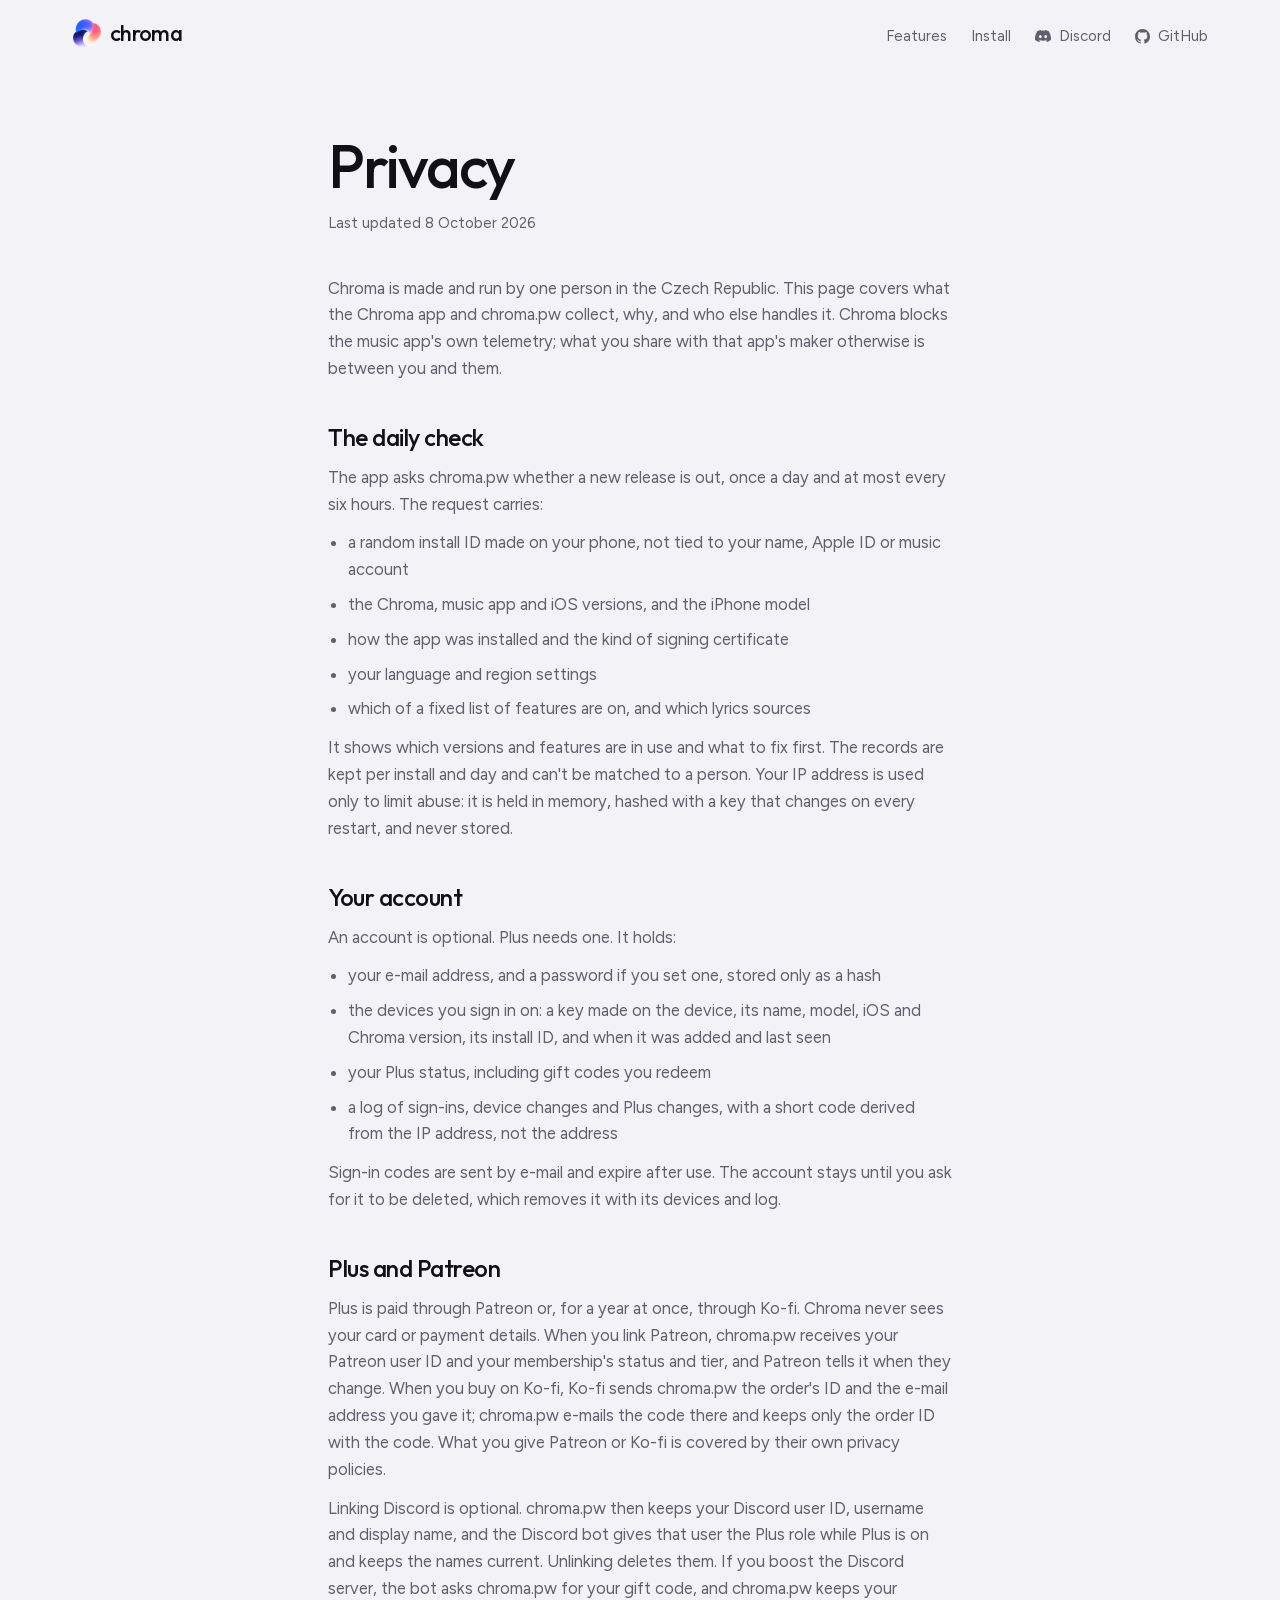
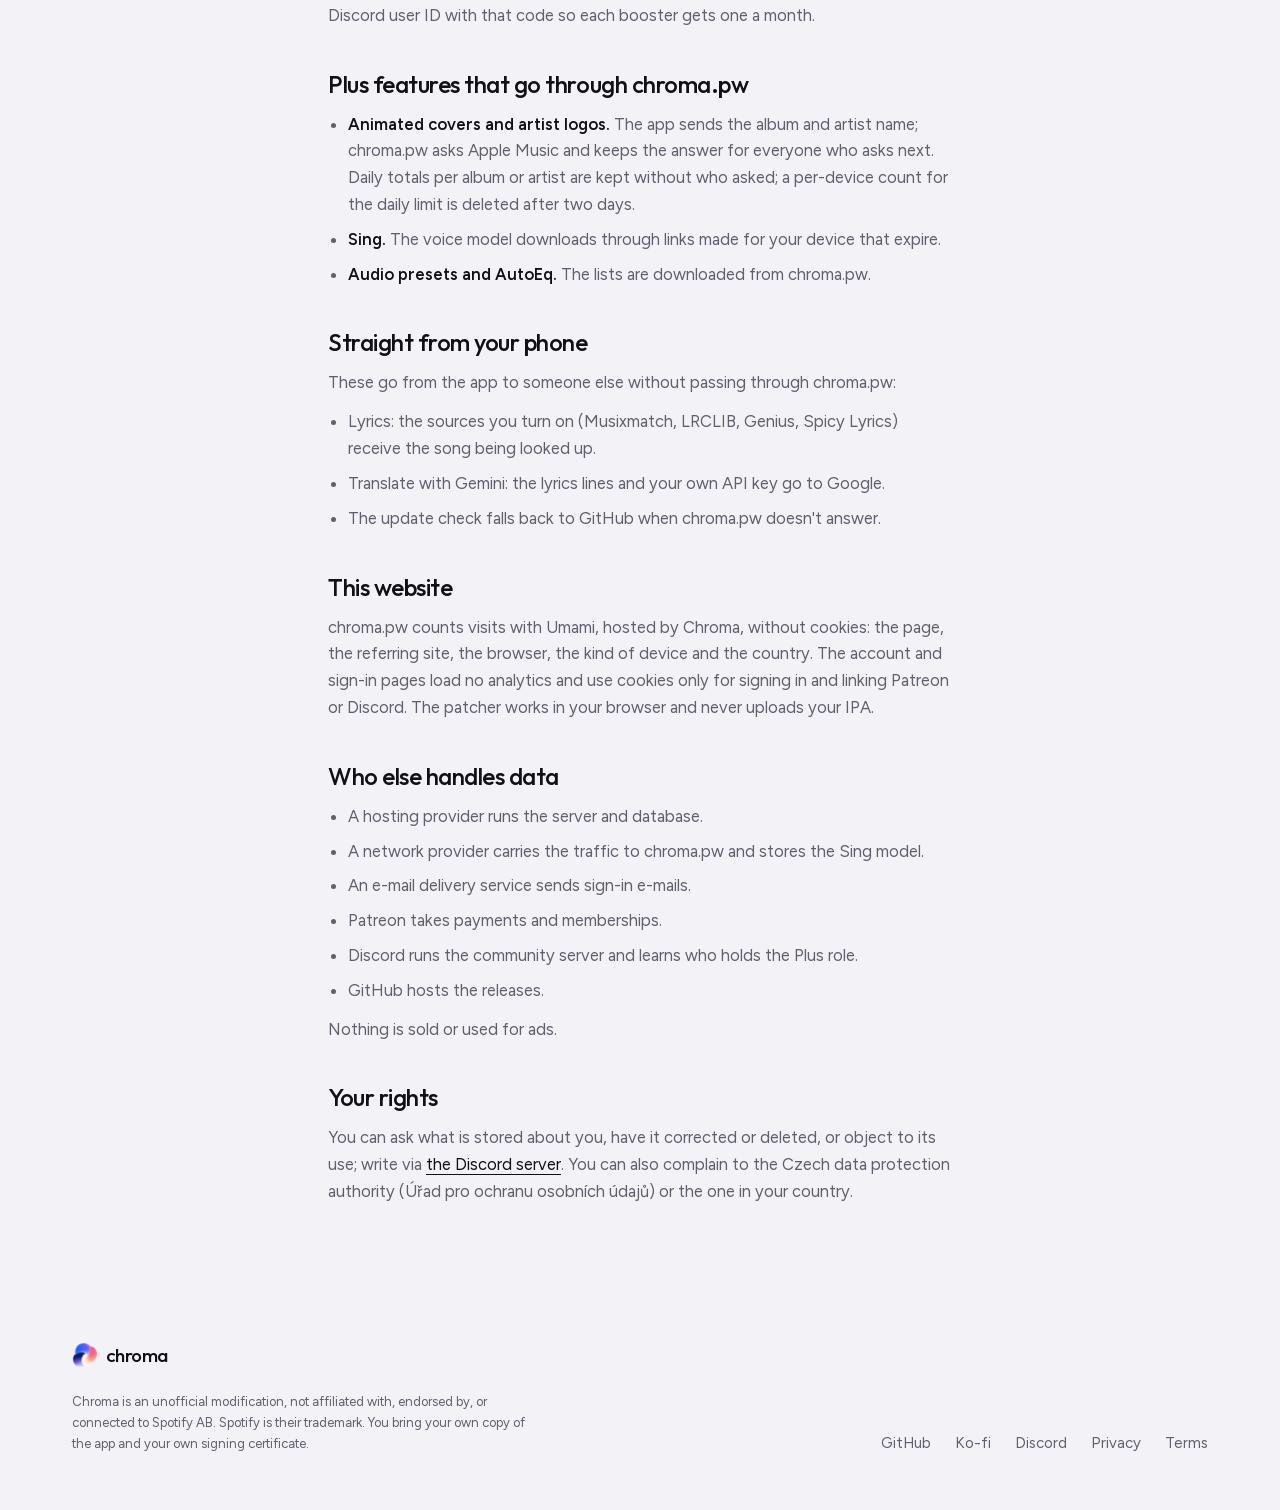
<file: privacy/index.html>
<!DOCTYPE html><html lang="en" class="satoshi_3b6796c-module__wANfpG__variable alpino_4c3fde9e-module__KRHD0q__variable outfit_575b07f8-module__2RAZrG__variable figtree_9a953c95-module__mnGF0a__variable"><head><meta charSet="utf-8"/><meta name="viewport" content="width=device-width, initial-scale=1"/><link rel="preload" href="/_next/static/media/1b99372b3eaef0c8-s.p.1gsd1jahc5dg_.woff2" as="font" crossorigin="" type="font/woff2"/><link rel="preload" href="/_next/static/media/400bf8aa837fcb7e-s.p.19g-lkcx7iw64.woff2" as="font" crossorigin="" type="font/woff2"/><link rel="preload" href="/_next/static/media/b2ea385cb5ae8625-s.p.1spbknb88wd48.woff2" as="font" crossorigin="" type="font/woff2"/><link rel="preload" href="/_next/static/media/f7aa21714c1c53f8-s.p.0-95eo-012xnf.woff2" as="font" crossorigin="" type="font/woff2"/><link rel="preload" href="/brand/mark-sm.webp" as="image"/><link rel="stylesheet" href="/_next/static/chunks/29os8oxjjwxct.css" data-precedence="next"/><link rel="stylesheet" href="/_next/static/chunks/2cvzc9eu0vauw.css" data-precedence="next"/><link rel="preload" as="script" fetchPriority="low" href="/_next/static/chunks/2_hgxdsnnovo-.js"/><script src="/_next/static/chunks/1a-06v80zvif-.js" async=""></script><script src="/_next/static/chunks/3350v8l6ub63s.js" async=""></script><script src="/_next/static/chunks/1ds6nt1j6uxv_.js" async=""></script><script src="/_next/static/chunks/turbopack-36gvze918yde5.js" async=""></script><script src="/_next/static/chunks/1t2y48hw_vvqt.js" async=""></script><script src="/_next/static/chunks/1p0uxix19ofz9.js" async=""></script><title>Privacy · Chroma</title><meta name="description" content="What Chroma and chroma.pw collect, why, and who else handles it."/><meta property="og:title" content="Privacy · Chroma"/><meta property="og:description" content="What Chroma and chroma.pw collect, why, and who else handles it."/><meta property="og:url" content="https://chroma.pw/privacy"/><meta property="og:site_name" content="Chroma"/><meta property="og:type" content="website"/><meta name="twitter:card" content="summary"/><meta name="twitter:title" content="Privacy · Chroma"/><meta name="twitter:description" content="What Chroma and chroma.pw collect, why, and who else handles it."/><link rel="icon" href="/favicon.svg" type="image/svg+xml"/><link rel="icon" href="/icon.png" type="image/png" sizes="512x512"/><link rel="apple-touch-icon" href="/apple-icon.png"/><meta name="next-size-adjust" content=""/><script src="/_next/static/chunks/0cz1d0mv5g_q7.js" noModule=""></script></head><body><div hidden=""><!--$--><!--/$--></div><div class="chroma flex min-h-dvh flex-col"><header class="mx-auto flex h-18 w-full max-w-[1200px] items-center justify-between px-5 sm:px-8"><a href="/" aria-label="Chroma"><span class="inline-flex items-center gap-2"><img src="/brand/mark-sm.webp" alt="" width="240" height="240" style="width:29.700000000000003px;height:29.700000000000003px"/><span class="font-title font-medium tracking-[-0.025em]" style="font-size:22px">chroma</span></span></a><nav class="flex items-center gap-6 text-[15px] text-graphite"><a href="/#lyrics" class="hidden transition-colors hover:text-carbon sm:block">Features</a><a href="/#install" class="hidden transition-colors hover:text-carbon sm:block">Install</a><a href="https://discord.gg/9e4GR8TKMj" target="_blank" rel="noreferrer" data-umami-event="nav-discord" class="inline-flex items-center gap-2 transition-colors hover:text-carbon"><svg viewBox="0 0 24 24" width="16" height="16" fill="currentColor" aria-hidden="true"><path d="M20.317 4.3698a19.7913 19.7913 0 00-4.8851-1.5152.0741.0741 0 00-.0785.0371c-.211.3753-.4447.8648-.6083 1.2495-1.8447-.2762-3.68-.2762-5.4868 0-.1636-.3933-.4058-.8742-.6177-1.2495a.077.077 0 00-.0785-.037 19.7363 19.7363 0 00-4.8852 1.515.0699.0699 0 00-.0321.0277C.5334 9.0458-.319 13.5799.0992 18.0578a.0824.0824 0 00.0312.0561c2.0528 1.5076 4.0413 2.4228 5.9929 3.0294a.0777.0777 0 00.0842-.0276c.4616-.6304.8731-1.2952 1.226-1.9942a.076.076 0 00-.0416-.1057c-.6528-.2476-1.2743-.5495-1.8722-.8923a.077.077 0 01-.0076-.1277c.1258-.0943.2517-.1923.3718-.2914a.0743.0743 0 01.0776-.0105c3.9278 1.7933 8.18 1.7933 12.0614 0a.0739.0739 0 01.0785.0095c.1202.099.246.1981.3728.2924a.077.077 0 01-.0066.1276 12.2986 12.2986 0 01-1.873.8914.0766.0766 0 00-.0407.1067c.3604.698.7719 1.3628 1.225 1.9932a.076.076 0 00.0842.0286c1.961-.6067 3.9495-1.5219 6.0023-3.0294a.077.077 0 00.0313-.0552c.5004-5.177-.8382-9.6739-3.5485-13.6604a.061.061 0 00-.0312-.0286zM8.02 15.3312c-1.1825 0-2.1569-1.0857-2.1569-2.419 0-1.3332.9555-2.4189 2.157-2.4189 1.2108 0 2.1757 1.0952 2.1568 2.419 0 1.3332-.9555 2.4189-2.1569 2.4189zm7.9748 0c-1.1825 0-2.1569-1.0857-2.1569-2.419 0-1.3332.9554-2.4189 2.1569-2.4189 1.2108 0 2.1757 1.0952 2.1568 2.419 0 1.3332-.946 2.4189-2.1568 2.4189Z"></path></svg>Discord</a><a href="https://github.com/skopevoj/spoti.pw" target="_blank" rel="noreferrer" data-umami-event="nav-github" class="inline-flex items-center gap-2 transition-colors hover:text-carbon"><svg viewBox="0 0 16 16" width="15" height="15" fill="currentColor" aria-hidden="true"><path d="M8 0c4.42 0 8 3.58 8 8a8.013 8.013 0 0 1-5.45 7.59c-.4.08-.55-.17-.55-.38 0-.27.01-1.13.01-2.2 0-.75-.25-1.23-.54-1.48 1.78-.2 3.65-.88 3.65-3.95 0-.88-.31-1.59-.82-2.15.08-.2.36-1.02-.08-2.12 0 0-.67-.22-2.2.82-.64-.18-1.32-.27-2-.27-.68 0-1.36.09-2 .27-1.53-1.03-2.2-.82-2.2-.82-.44 1.1-.16 1.92-.08 2.12-.51.56-.82 1.28-.82 2.15 0 3.06 1.86 3.75 3.64 3.95-.23.2-.44.55-.51 1.07-.46.21-1.61.55-2.33-.66-.15-.24-.6-.83-1.23-.82-.67.01-.27.38.01.53.34.19.73.9.82 1.13.16.45.68 1.31 2.69.94 0 .67.01 1.3.01 1.49 0 .21-.15.45-.55.38A7.995 7.995 0 0 1 0 8c0-4.42 3.58-8 8-8Z"></path></svg>GitHub</a></nav></header><main class="mx-auto w-full max-w-2xl flex-1 px-5 pt-8 pb-24 sm:px-6 sm:pt-16"><h1 class="font-title text-[clamp(40px,6vw,60px)] leading-[1] font-medium tracking-[-0.035em]">Privacy</h1><p class="mt-4 text-[15px] text-graphite">Last updated <!-- -->8 October 2026</p><div class="mt-10 space-y-10 text-[16.5px] leading-relaxed text-graphite [&amp;_a]:text-carbon [&amp;_a]:underline [&amp;_a]:underline-offset-4 [&amp;_li]:mt-2 [&amp;_strong]:font-semibold [&amp;_strong]:text-carbon [&amp;_ul]:mt-3 [&amp;_ul]:list-disc [&amp;_ul]:pl-5"><p>Chroma is made and run by one person in the Czech Republic. This page covers what the Chroma app and chroma.pw collect, why, and who else handles it. Chroma blocks the music app&#x27;s own telemetry; what you share with that app&#x27;s maker otherwise is between you and them.</p><section class="space-y-3"><h2 class="font-title text-[24px] leading-tight font-medium tracking-[-0.02em] text-carbon">The daily check</h2><p>The app asks chroma.pw whether a new release is out, once a day and at most every six hours. The request carries:</p><ul><li>a random install ID made on your phone, not tied to your name, Apple ID or music account</li><li>the Chroma, music app and iOS versions, and the iPhone model</li><li>how the app was installed and the kind of signing certificate</li><li>your language and region settings</li><li>which of a fixed list of features are on, and which lyrics sources</li></ul><p>It shows which versions and features are in use and what to fix first. The records are kept per install and day and can&#x27;t be matched to a person. Your IP address is used only to limit abuse: it is held in memory, hashed with a key that changes on every restart, and never stored.</p></section><section class="space-y-3"><h2 class="font-title text-[24px] leading-tight font-medium tracking-[-0.02em] text-carbon">Your account</h2><p>An account is optional. Plus needs one. It holds:</p><ul><li>your e-mail address, and a password if you set one, stored only as a hash</li><li>the devices you sign in on: a key made on the device, its name, model, iOS and Chroma version, its install ID, and when it was added and last seen</li><li>your Plus status, including gift codes you redeem</li><li>a log of sign-ins, device changes and Plus changes, with a short code derived from the IP address, not the address</li></ul><p>Sign-in codes are sent by e-mail and expire after use. The account stays until you ask for it to be deleted, which removes it with its devices and log.</p></section><section class="space-y-3"><h2 class="font-title text-[24px] leading-tight font-medium tracking-[-0.02em] text-carbon">Plus and Patreon</h2><p>Plus is paid through Patreon or, for a year at once, through Ko-fi. Chroma never sees your card or payment details. When you link Patreon, chroma.pw receives your Patreon user ID and your membership&#x27;s status and tier, and Patreon tells it when they change. When you buy on Ko-fi, Ko-fi sends chroma.pw the order&#x27;s ID and the e-mail address you gave it; chroma.pw e-mails the code there and keeps only the order ID with the code. What you give Patreon or Ko-fi is covered by their own privacy policies.</p><p>Linking Discord is optional. chroma.pw then keeps your Discord user ID, username and display name, and the Discord bot gives that user the Plus role while Plus is on and keeps the names current. Unlinking deletes them. If you boost the Discord server, the bot asks chroma.pw for your gift code, and chroma.pw keeps your Discord user ID with that code so each booster gets one a month.</p></section><section class="space-y-3"><h2 class="font-title text-[24px] leading-tight font-medium tracking-[-0.02em] text-carbon">Plus features that go through chroma.pw</h2><ul><li><strong>Animated covers and artist logos.</strong> The app sends the album and artist name; chroma.pw asks Apple Music and keeps the answer for everyone who asks next. Daily totals per album or artist are kept without who asked; a per-device count for the daily limit is deleted after two days.</li><li><strong>Sing.</strong> The voice model downloads through links made for your device that expire.</li><li><strong>Audio presets and AutoEq.</strong> The lists are downloaded from chroma.pw.</li></ul></section><section class="space-y-3"><h2 class="font-title text-[24px] leading-tight font-medium tracking-[-0.02em] text-carbon">Straight from your phone</h2><p>These go from the app to someone else without passing through chroma.pw:</p><ul><li>Lyrics: the sources you turn on (Musixmatch, LRCLIB, Genius, Spicy Lyrics) receive the song being looked up.</li><li>Translate with Gemini: the lyrics lines and your own API key go to Google.</li><li>The update check falls back to GitHub when chroma.pw doesn&#x27;t answer.</li></ul></section><section class="space-y-3"><h2 class="font-title text-[24px] leading-tight font-medium tracking-[-0.02em] text-carbon">This website</h2><p>chroma.pw counts visits with Umami, hosted by Chroma, without cookies: the page, the referring site, the browser, the kind of device and the country. The account and sign-in pages load no analytics and use cookies only for signing in and linking Patreon or Discord. The patcher works in your browser and never uploads your IPA.</p></section><section class="space-y-3"><h2 class="font-title text-[24px] leading-tight font-medium tracking-[-0.02em] text-carbon">Who else handles data</h2><ul><li>A hosting provider runs the server and database.</li><li>A network provider carries the traffic to chroma.pw and stores the Sing model.</li><li>An e-mail delivery service sends sign-in e-mails.</li><li>Patreon takes payments and memberships.</li><li>Discord runs the community server and learns who holds the Plus role.</li><li>GitHub hosts the releases.</li></ul><p>Nothing is sold or used for ads.</p></section><section class="space-y-3"><h2 class="font-title text-[24px] leading-tight font-medium tracking-[-0.02em] text-carbon">Your rights</h2><p>You can ask what is stored about you, have it corrected or deleted, or object to its use; write via <a href="https://discord.gg/9e4GR8TKMj" target="_blank" rel="noreferrer">the Discord server</a>. You can also complain to the Czech data protection authority (Úřad pro ochranu osobních údajů) or the one in your country.</p></section></div></main><footer class="mx-auto flex w-full max-w-[1200px] flex-col gap-6 px-5 pt-10 pb-14 sm:px-8 md:flex-row md:items-end md:justify-between"><div class="max-w-[46ch]"><span class="inline-flex items-center gap-2"><img src="/brand/mark-sm.webp" alt="" width="240" height="240" style="width:25.650000000000002px;height:25.650000000000002px"/><span class="font-title font-medium tracking-[-0.025em]" style="font-size:19px">chroma</span></span><p class="mt-4 text-[13px] leading-relaxed text-graphite">Chroma is an unofficial modification, not affiliated with, endorsed by, or connected to Spotify AB. Spotify is their trademark. You bring your own copy of the app and your own signing certificate.</p></div><nav class="flex gap-6 text-[15px] text-graphite"><a href="https://github.com/skopevoj/spoti.pw" target="_blank" rel="noreferrer" class="hover:text-carbon">GitHub</a><a href="https://ko-fi.com/darkksh" target="_blank" rel="noreferrer" class="hover:text-carbon">Ko-fi</a><a href="https://discord.gg/9e4GR8TKMj" target="_blank" rel="noreferrer" class="hover:text-carbon">Discord</a><a href="/privacy" class="hover:text-carbon">Privacy</a><a href="/terms" class="hover:text-carbon">Terms</a></nav></footer></div><!--$--><!--/$--><script src="/_next/static/chunks/2_hgxdsnnovo-.js" id="_R_" async=""></script><script>(self.__next_f=self.__next_f||[]).push([0])</script><script>self.__next_f.push([1,"1:\"$Sreact.fragment\"\n2:I[73302,[\"/_next/static/chunks/1t2y48hw_vvqt.js\"],\"default\"]\n3:I[45333,[\"/_next/static/chunks/1t2y48hw_vvqt.js\"],\"default\"]\nd:I[39648,[\"/_next/static/chunks/1t2y48hw_vvqt.js\"],\"default\",1]\n:HL[\"/_next/static/chunks/29os8oxjjwxct.css\",\"style\"]\n:HL[\"/_next/static/chunks/2cvzc9eu0vauw.css\",\"style\"]\n:HL[\"/_next/static/media/1b99372b3eaef0c8-s.p.1gsd1jahc5dg_.woff2\",\"font\",{\"crossOrigin\":\"\",\"type\":\"font/woff2\"}]\n:HL[\"/_next/static/media/400bf8aa837fcb7e-s.p.19g-lkcx7iw64.woff2\",\"font\",{\"crossOrigin\":\"\",\"type\":\"font/woff2\"}]\n:HL[\"/_next/static/media/b2ea385cb5ae8625-s.p.1spbknb88wd48.woff2\",\"font\",{\"crossOrigin\":\"\",\"type\":\"font/woff2\"}]\n:HL[\"/_next/static/media/f7aa21714c1c53f8-s.p.0-95eo-012xnf.woff2\",\"font\",{\"crossOrigin\":\"\",\"type\":\"font/woff2\"}]\n:HL[\"/brand/mark-sm.webp\",\"image\"]\n4:T4ef,M20.317 4.3698a19.7913 19.7913 0 00-4.8851-1.5152.0741.0741 0 00-.0785.0371c-.211.3753-.4447.8648-.6083 1.2495-1.8447-.2762-3.68-.2762-5.4868 0-.1636-.3933-.4058-.8742-.6177-1.2495a.077.077 0 00-.0785-.037 19.7363 19.7363 0 00-4.8852 1.515.0699.0699 0 00-.0321.0277C.5334 9.0458-.319 13.5799.0992 18.0578a.0824.0824 0 00.0312.0561c2.0528 1.5076 4.0413 2.4228 5.9929 3.0294a.0777.0777 0 00.0842-.0276c.4616-.6304.8731-1.2952 1.226-1.9942a.076.076 0 00-.0416-.1057c-.6528-.2476-1.2743-.5495-1.8722-.8923a.077.077 0 01-.0076-.1277c.1258-.0943.2517-.1923.3718-.2914a.0743.0743 0 01.0776-.0105c3.9278 1.7933 8.18 1.7933 12.0614 0a.0739.0739 0 01.0785.0095c.1202.099.246.1981.3728.2924a.077.077 0 01-.0066.1276 12.2986 12.2986 0 01-1.873.8914.0766.0766 0 00-.0407.1067c.3604.698.7719 1.3628 1.225 1.9932a.076.076 0 00.0842.0286c1.961-.6067 3.9495-1.5219 6.0023-3.0294a.077.077 0 00.0313-.0552c.5004-5.177-.8382-9.6739-3.5485-13.6604a.061.061 0 00-.0312-.0286zM8.02 15.3312c-1.1825 0-2.1569-1.0857-2.1569-2.419 0-1.3332.9555-2.4189 2.157-2.4189 1.2108 0 2.1757 1.0952 2.1568 2.419 0 1.3332-.9555 2.4189-2.1569 2.4189zm7.9748 0c-1.1825 0-2.1569-1.0857-2.1569-2.419 0-1.3332.9554-2.4189 2.1569-2.4189 1.2108 0 2.1757 1.0952 2.1568 2.419 0 1.3332-.946 2.4189-2.1568 2.4189Zb:X\n0:{\"P\":null,\"c\":[\"\",\"privacy\"],\"q\":\"\",\"i\":false,\"f\":[[[\"\",{\"children\":[\"privacy\",{\"children\":[\"__PAGE__\",{},\"$undefined\",\"$undefined\",4608]},\"$undefined\",\"$undefined\",4608]},\"$undefined\",\"$undefined\",4624],[[\"$\",\"$1\",\"c\",{\"children\":[[[\"$\",\"link\",\"0\",{\"rel\":\"stylesheet\",\"href\":\"/_next/static/chunks/29os8oxjjwxct.css\",\"precedence\":\"next\",\"crossOrigin\":\"$undefined\",\"nonce\":\"$undefined\"}],[\"$\",\"link\",\"1\",{\"rel\":\"stylesheet\",\"href\":\"/_next/static/chunks/2cvzc9eu0vauw.css\",\"precedence\":\"next\",\"crossOrigin\":\"$undefined\",\"nonce\":\"$undefined\"}],[\"$\",\"script\",\"script-0\",{\"src\":\"/_next/static/chunks/1t2y48hw_vvqt.js\",\"async\":true,\"nonce\":\"$undefined\"}]],[\"$\",\"html\",null,{\"lang\":\"en\",\"className\":\"satoshi_3b6796c-module__wANfpG__variable alpino_4c3fde9e-module__KRHD0q__variable outfit_575b07f8-module__2RAZrG__variable figtree_9a953c95-module__mnGF0a__variable\",\"children\":[\"$\",\"body\",null,{\"children\":[\"$\",\"$L2\",null,{\"parallelRouterKey\":\"children\",\"error\":\"$undefined\",\"errorStyles\":\"$undefined\",\"errorScripts\":\"$undefined\",\"template\":[\"$\",\"$L3\",null,{}],\"templateStyles\":\"$undefined\",\"templateScripts\":\"$undefined\",\"notFound\":[[[\"$\",\"title\",null,{\"children\":\"404: This page could not be found.\"}],[\"$\",\"div\",null,{\"style\":{\"fontFamily\":\"system-ui,\\\"Segoe UI\\\",Roboto,Helvetica,Arial,sans-serif,\\\"Apple Color Emoji\\\",\\\"Segoe UI Emoji\\\"\",\"height\":\"100vh\",\"textAlign\":\"center\",\"display\":\"flex\",\"flexDirection\":\"column\",\"alignItems\":\"center\",\"justifyContent\":\"center\"},\"children\":[\"$\",\"div\",null,{\"children\":[[\"$\",\"style\",null,{\"dangerouslySetInnerHTML\":{\"__html\":\"body{color:#000;background:#fff;margin:0}.next-error-h1{border-right:1px solid rgba(0,0,0,.3)}@media (prefers-color-scheme:dark){body{color:#fff;background:#000}.next-error-h1{border-right:1px solid rgba(255,255,255,.3)}}\"}}],[\"$\",\"h1\",null,{\"className\":\"next-error-h1\",\"style\":{\"display\":\"inline-block\",\"margin\":\"0 20px 0 0\",\"padding\":\"0 23px 0 0\",\"fontSize\":24,\"fontWeight\":500,\"verticalAlign\":\"top\",\"lineHeight\":\"49px\"},\"children\":404}],[\"$\",\"div\",null,{\"style\":{\"display\":\"inline-block\"},\"children\":[\"$\",\"h2\",null,{\"style\":{\"fontSize\":14,\"fontWeight\":400,\"lineHeight\":\"49px\",\"margin\":0},\"children\":\"This page could not be found.\"}]}]]}]}]],[]],\"forbidden\":\"$undefined\",\"unauthorized\":\"$undefined\"}]}]}]]}],{\"children\":[[\"$\",\"$1\",\"c\",{\"children\":[null,[\"$\",\"$L2\",null,{\"parallelRouterKey\":\"children\",\"error\":\"$undefined\",\"errorStyles\":\"$undefined\",\"errorScripts\":\"$undefined\",\"template\":[\"$\",\"$L3\",null,{}],\"templateStyles\":\"$undefined\",\"templateScripts\":\"$undefined\",\"notFound\":\"$undefined\",\"forbidden\":\"$undefined\",\"unauthorized\":\"$undefined\"}]]}],{\"children\":[[\"$\",\"$1\",\"c\",{\"children\":[[\"$\",\"div\",null,{\"className\":\"chroma flex min-h-dvh flex-col\",\"children\":[[\"$\",\"header\",null,{\"className\":\"mx-auto flex h-18 w-full max-w-[1200px] items-center justify-between px-5 sm:px-8\",\"children\":[[\"$\",\"a\",null,{\"href\":\"/\",\"aria-label\":\"Chroma\",\"children\":[\"$\",\"span\",null,{\"className\":\"inline-flex items-center gap-2\",\"children\":[[\"$\",\"img\",null,{\"src\":\"/brand/mark-sm.webp\",\"alt\":\"\",\"width\":240,\"height\":240,\"style\":{\"width\":29.700000000000003,\"height\":29.700000000000003}}],[\"$\",\"span\",null,{\"className\":\"font-title font-medium tracking-[-0.025em]\",\"style\":{\"fontSize\":22},\"children\":\"chroma\"}]]}]}],[\"$\",\"nav\",null,{\"className\":\"flex items-center gap-6 text-[15px] text-graphite\",\"children\":[[[\"$\",\"a\",\"/#lyrics\",{\"href\":\"/#lyrics\",\"className\":\"hidden transition-colors hover:text-carbon sm:block\",\"children\":\"Features\"}],[\"$\",\"a\",\"/#install\",{\"href\":\"/#install\",\"className\":\"hidden transition-colors hover:text-carbon sm:block\",\"children\":\"Install\"}]],[\"$\",\"a\",null,{\"href\":\"https://discord.gg/9e4GR8TKMj\",\"target\":\"_blank\",\"rel\":\"noreferrer\",\"data-umami-event\":\"nav-discord\",\"className\":\"inline-flex items-center gap-2 transition-colors hover:text-carbon\",\"children\":[[\"$\",\"svg\",null,{\"viewBox\":\"0 0 24 24\",\"width\":16,\"height\":16,\"fill\":\"currentColor\",\"className\":\"$undefined\",\"aria-hidden\":true,\"children\":[\"$\",\"path\",null,{\"d\":\"$4\"}]}],\"Discord\"]}],\"$L5\"]}]]}],\"$L6\",\"$L7\",\"$L8\"]}],[\"$L9\"],\"$La\"]}],{},null,false,null]},null,false,\"$b\"]},null,false,null],\"$Lc\",false]],\"m\":\"$undefined\",\"G\":[\"$d\",[\"$Le\",\"$Lf\"]],\"S\":true,\"h\":null,\"r\":\"$undefined\",\"s\":\"$undefined\",\"a\":\"$undefined\",\"l\":\"$undefined\",\"p\":\"$undefined\",\"d\":\"$undefined\",\"b\":\"Z4r7hFD4BspaQKVQ_Vygi\"}\n16:I[45752,[\"/_next/static/chunks/1t2y48hw_vvqt.js\"],\"OutletBoundary\"]\n17:\"$Sreact.suspense\"\n19:I[45752,[\"/_next/static/chunks/1t2y48hw_vvqt.js\"],\"ViewportBoundary\"]\n1b:I[45752,[\"/_next/static/chunks/1t2y48hw_vvqt.js\"],\"MetadataBoundary\"]\n5:[\"$\",\"a\",null,{\"href\":\"https://github.com/skopevoj/spoti.pw\",\"target\":\"_blank\",\"rel\":\"noreferrer\",\"data-umami-event\":\"nav-github\",\"className\":\"inline-flex items-center gap-2 transition-colors hover:text-carbon\",\"children\":[[\"$\",\"svg\",null,{\"viewBox\":\"0 0 16 16\",\"width\":15,\"height\":15,\"fill\":\"currentColor\",\"aria-hidden\":true,\"children\":[\"$\",\"path\",null,{\"d\":\"M8 0c4.42 0 8 3.58 8 8a8.013 8.013 0 0 1-5.45 7.59c-.4.08-.55-.17-.55-.38 0-.27.01-1.13.01-2.2 0-.75-.25-1.23-.54-1.48 1.78-.2 3.65-.88 3.65-3.95 0-.88-.31-1.59-.82-2.15.08-.2.36-1.02-.08-2.12 0 0-.67-.22-2.2.82-.64-.18-1.32-.27-2-.27-.68 0-1.36.09-2 .27-1.53-1.03-2.2-.82-2.2-.82-.44 1.1-.16 1.92-.08 2.12-.51.56-.82 1.28-.82 2.15 0 3.06 1.86 3.75 3.64 3.95-.23.2-.44.55-.51 1.07-.46.21-1.61.55-2.33-.66-.15-.24-.6-.83-1.23-.82-.67.01-.27.38.01.53.34.19.73.9.82 1.13.16.45.68 1.31 2.69.94 0 .67.01 1.3.01 1.49 0 .21-.15.45-.55.38A7.995 7.995 0 0 1 0 8c0-4.42 3.58-8 8-8Z\"}]}],\"GitHub\"]}]\n6:[\"$\",\"main\",null,{\"className\":\"mx-auto w-full max-w-2xl flex-1 px-5 pt-8 pb-24 sm:px-6 sm:pt-16\",\"children\":[[\"$\",\"h1\",null,{\"className\":\"font-title text-[clamp(40px,6vw,60px)] leading-[1] font-medium tracking-[-0.035em]\",\"children\":\"Privacy\"}],[\"$\",\"p\",null,{\"className\":\"mt-4 text-[15px] text-graphite\",\"children\":[\"Last updated \",\"8 October 2026\"]}],[\"$\",\"div\",null,{\"className\":\"mt-10 space-y-10 text-[16.5px] leading-relaxed text-graphite [\u0026_a]:text-carbon [\u0026_a]:underline [\u0026_a]:underline-offset-4 [\u0026_li]:mt-2 [\u0026_strong]:font-semibold [\u0026_strong]:text-carbon [\u0026_ul]:mt-3 [\u0026_ul]:list-disc [\u0026_ul]:pl-5\",\"children\":[[\"$\",\"p\",null,{\"children\":\"Chroma is made and run by one person in the Czech Republic. This page covers what the Chroma app and chroma.pw collect, why, and who else handles it. Chroma blocks the music app's own telemetry; what you share with that app's maker otherwise is between you and them.\"}],[\"$\",\"section\",null,{\"className\":\"space-y-3\",\"children\":[[\"$\",\"h2\",null,{\"className\":\"font-title text-[24px] leading-tight font-medium tracking-[-0.02em] text-carbon\",\"children\":\"The daily check\"}],[[\"$\",\"p\",null,{\"children\":\"The app asks chroma.pw whether a new release is out, once a day and at most every six hours. The request carries:\"}],[\"$\",\"ul\",null,{\"children\":[[\"$\",\"li\",null,{\"children\":\"a random install ID made on your phone, not tied to your name, Apple ID or music account\"}],[\"$\",\"li\",null,{\"children\":\"the Chroma, music app and iOS versions, and the iPhone model\"}],[\"$\",\"li\",null,{\"children\":\"how the app was installed and the kind of signing certificate\"}],[\"$\",\"li\",null,{\"children\":\"your language and region settings\"}],[\"$\",\"li\",null,{\"children\":\"which of a fixed list of features are on, and which lyrics sources\"}]]}],[\"$\",\"p\",null,{\"children\":\"It shows which versions and features are in use and what to fix first. The records are kept per install and day and can't be matched to a person. Your IP address is used only to limit abuse: it is held in memory, hashed with a key that changes on every restart, and never stored.\"}]]]}],[\"$\",\"section\",null,{\"className\":\"space-y-3\",\"children\":[[\"$\",\"h2\",null,{\"className\":\"font-title text-[24px] leading-tight font-medium tracking-[-0.02em] text-carbon\",\"children\":\"Your account\"}],[[\"$\",\"p\",null,{\"children\":\"An account is optional. Plus needs one. It holds:\"}],[\"$\",\"ul\",null,{\"children\":[[\"$\",\"li\",null,{\"children\":\"your e-mail address, and a password if you set one, stored only as a hash\"}],[\"$\",\"li\",null,{\"children\":\"the devices you sign in on: a key made on the device, its name, model, iOS and Chroma version, its install ID, and when it was added and last seen\"}],[\"$\",\"li\",null,{\"children\":\"your Plus status, including gift codes you redeem\"}],[\"$\",\"li\",null,{\"children\":\"a log of sign-ins, device changes and Plus changes, with a short code derived from the IP address, not the address\"}]]}],[\"$\",\"p\",null,{\"children\":\"Sign-in codes are sent by e-mail and expire after use. The account stays until you ask for it to be deleted, which removes it with its devices and log.\"}]]]}],[\"$\",\"section\",null,{\"className\":\"space-y-3\",\"children\":[[\"$\",\"h2\",null,{\"className\":\"font-title text-[24px] leading-tight font-medium tracking-[-0.02em] text-carbon\",\"children\":\"Plus and Patreon\"}],[[\"$\",\"p\",null,{\"children\":\"Plus is paid through Patreon or, for a year at once, through Ko-fi. Chroma never sees your card or payment details. When you link Patreon, chroma.pw receives your Patreon user ID and your membership's status and tier, and Patreon tells it when they change. When you buy on Ko-fi, Ko-fi sends chroma.pw the order's ID and the e-mail address you gave it; chroma.pw e-mails the code there and keeps only the order ID with the code. What you give Patreon or Ko-fi is covered by their own privacy policies.\"}],\"$L10\"]]}],\"$L11\",\"$L12\",\"$L13\",\"$L14\",\"$L15\"]}]]}]\n7:[\"$\",\"footer\",null,{\"className\":\"mx-auto flex w-full max-w-[1200px] flex-col gap-6 px-5 pt-10 pb-14 sm:px-8 md:flex-row md:items-end md:justify-between\",\"children\":[[\"$\",\"div\",null,{\"className\":\"max-w-[46ch]\",\"children\":[[\"$\",\"span\",null,{\"className\":\"inline-flex items-center gap-2\",\"children\":[[\"$\",\"img\",null,{\"src\":\"/brand/mark-sm.webp\",\"alt\":\"\",\"width\":240,\"height\":240,\"style\":{\"width\":25.650000000000002,\"height\":25.650000000000002}}],[\"$\",\"span\",null,{\"className\":\"font-title font-medium tracking-[-0.025em]\",\"style\":{\"fontSize\":19},\"children\":\"chroma\"}]]}],[\"$\",\"p\",null,{\"className\":\"mt-4 text-[13px] leading-relaxed text-graphite\",\"children\":\"Chroma is an unofficial modification, not affiliated with, endorsed by, or connected to Spotify AB. Spotify is their trademark. You bring your own copy of the app and your own signing certificate.\"}]]}],[\"$\",\"nav\",null,{\"className\":\"flex gap-6 text-[15px] text-graphite\",\"children\":[[\"$\",\"a\",null,{\"href\":\"https://github.com/skopevoj/spoti.pw\",\"target\":\"_blank\",\"rel\":\"noreferrer\",\"className\":\"hover:text-carbon\",\"children\":\"GitHub\"}],[\"$\",\"a\",null,{\"href\":\"https://ko-fi.com/darkksh\",\"target\":\"_blank\",\"rel\":\"noreferrer\",\"className\":\"hover:text-carbon\",\"children\":\"Ko-fi\"}],[\"$\",\"a\",null,{\"href\":\"https://discord.gg/9e4GR8TKMj\",\"target\":\"_blank\",\"rel\":\"noreferrer\",\"className\":\"hover:text-carbon\",\"children\":\"Discord\"}],[\"$\",\"a\",null,{\"href\":\"/privacy\",\"className\":\"hover:text-carbon\",\"children\":\"Privacy\"}],[\"$\",\"a\",null,{\"href\":\"/terms\",\"className\":\"hover:text-carbon\",\"children\":\"Terms\"}]]}]]}]\n8:[\"$\",\"script\",null,{\"defer\":true,\"src\":\"https://u.skopik.cz/script.js\",\"data-website-id\":\"d3177cbe-1d59-4319-bc64-7063630d6045\"}]\n9:[\"$\",\"script\",\"script-0\",{\"src\":\"/_next/static/chunks/1p0uxix19ofz9.js\",\"async\":true,\"nonce\":\"$undefined\"}]\na:[\"$\",\"$L16\",null,{\"children\":[\"$\",\"$17\",null,{\"name\":\"Next.MetadataOutlet\",\"children\":\"$@18\"}]}]\nc:[\"$\",\"$1\",\"h\",{\"children\":[null,[\"$\",\"$L19\",null,{\"children\":\"$L1a\"}],[\"$\",\"div\",null,{\"hidden\":true,\"children\":[\"$\",\"$L1b\",null,{\"children\":[\"$\",\"$17\",null,{\"name\":\"Next.Metadata\",\"children\":\"$L1c\"}]}]}],[\"$\",\"meta\",null,{\"name\":\"next-size-adjust\",\"content\":\"\"}]]}]\ne:[\"$\",\"link\",\"0\",{\"rel\":\"stylesheet\",\"href\":\"/_next/static/chunks/29os8oxjjwxct.css\",\"precedence\":\"next\",\"crossOrigin\":\"$undefined\",\"nonce\":\"$undefined\"}]\nf:[\"$\",\"link\",\"1\",{\"rel\":\"stylesheet\",\"href\":\"/_next/static/chunks/2cvzc9eu0vauw.css\",\"precedence\":\"next\",\"crossOrigin\":\"$undefined\",\"nonce\":\"$undefined\"}]\nb:C\n10:[\"$\",\"p\",null,{\"children\":\"Linking Discord is optional. chroma.pw then keeps your Discord user ID, username and display name, and the Discord bot gives that user the Plus role while Plus is on and keeps the names current. Unlinking deletes them. If you boost the Discord server, the bot asks chroma.pw for your gift code, and chroma.pw keeps your Discord user ID with that code so each booster gets one a month.\"}]\n11:[\"$\",\"section\",null,{\"className\":\"space-y-3\",\"children\":[[\"$\",\"h2\",null,{\"className\":\"font-title text-[24px] leading-tight font-medium tracking-[-0.02em] text-carbon\",\"children\":\"Plus features that go through chroma.pw\"}],[\"$\",\"ul\",null,{\"children\":[[\"$\",\"li\",null,{\"children\":[[\"$\",\"strong\",null,{\"children\":\"Animated covers and artist logos.\"}],\" The app sends the album and artist name; chroma.pw asks Apple Music and keeps the answer for everyone who asks next. Daily totals per album or artist are kept without who asked; a per-device count for the daily limit is deleted after two days.\"]}],[\"$\",\"li\",null,{\"children\":[[\"$\",\"strong\",null,{\"children\":\"Sing.\"}],\" The voice model downloads through links made for your device that expire.\"]}],[\"$\",\"li\",null,{\"children\":[[\"$\",\"strong\",null,{\"children\":\"Audio presets and AutoEq.\"}],\" The lists are downloaded from chroma.pw.\"]}]]}]]}]\n12:[\"$\",\"section\",null,{\"className\":\"space-y-3\",\"children\":[[\"$\",\"h2\",null,{\"className\":\"font-title text-[24px] leading-tight font-medium tracking-[-0.02em] text-carbon\",\"children\":\"Straight from your phone\"}],[[\"$\",\"p\",null,{\"children\":\"These go from the app to someone else without passing through chroma.pw:\"}],[\"$\",\"ul\",null,{\"children\":[[\"$\",\"li\",null,{\"children\":\"Lyrics: the sources you turn on (Musixmatch, LRCLIB, Genius, Spicy Lyrics) receive the song being looked up.\"}],[\"$\",\"li\",null,{\"children\":\"Translate with Gemini: the lyrics lines and your own API key go to Google.\"}],[\"$\",\"li\",null,{\"children\":\"The update check falls back to GitHub when chroma.pw doesn't answer.\"}]]}]]]}]\n13:[\"$\",\"section\",null,{\"className\":\"space-y-3\",\"children\":[[\"$\",\"h2\",null,{\"className\":\"font-title text-[24px] leading-tight font-medium tracking-[-0.02em] text-carbon\",\"children\":\"This website\"}],[\"$\",\"p\",null,{\"children\":\"chroma.pw counts visits with Umami, hosted by Chroma, without cookies: the page, the referring site, the browser, the kind of device and the country. The account and sign-in pages load no analytics and use cookies only for signing in and linking Patreon or Discord. The patcher works in your browser and never uploads your IPA.\"}]]}]\n14:[\"$\",\"section\",null,{\"className\":\"space-y-3\",\"children\":[[\"$\",\"h2\",null,{\"className\":\"font-title text-[24px] leading-tight font-medium tracking-[-0.02em] text-carbon\",\"children\":\"Who else handles data\"}],[[\"$\",\"ul\",null,{\"children\":[[\"$\",\"li\",null,{\"children\":\"A hosting provider runs the server and database.\"}],[\"$\",\"li\",null,{\"children\":\"A network provider carries the traffic to chroma.pw and stores the Sing model.\"}],[\"$\",\"li\",null,{\"children\":\"An e-mail delivery service sends sign-in e-mails.\"}],[\"$\",\"li\",null,{\"children\":\"Patreon takes payments and memberships.\"}],[\"$\",\"li\",null,{\"children\":\"Discord runs the community server and learns who holds the Plus role.\"}],[\"$\",\"li\",null,{\"children\":\"GitHub hosts the releases.\"}]]}],[\"$\",\"p\",null,{\"children\":\"Nothing is sold or used for ads.\"}]]]}]\n15:[\"$\",\"section\",null,{\"className\":\"space-y-3\",\"children\":[[\"$\",\"h2\",null,{\"className\":\"font-title text-[24px] leading-tight font-medium tracking-[-0.02em] text-carbon\",\"children\":\"Your rights\"}],[\"$\",\"p\",null,{\"children\":[\"You can ask what is stored about you, have it corrected or deleted, or object to its use; write via \",[\"$\",\"a\",null,{\"href\":\"https://discord.gg/9e4GR8TKMj\",\"target\":\"_blank\",\"rel\":\"noreferrer\",\"children\":\"the Discord server\"}],\". You can also complain to the Czech data protection authority (Úřad pro ochranu osobních údajů) or the one in your country.\"]}]]}]\n1a:[[\"$\",\"meta\",\"0\",{\"charSet\":\"utf-8\"}],[\"$\",\"meta\",\"1\",{\"name\":\"viewport\",\"content\":\"width=device-width, initial-scale=1\"}]]\n1d:I[94155,[\"/_next/static/chunks/1t2y48hw_vvqt.js\"],\"IconMark\"]\n18:null\n1c:[[\"$\",\"title\",\"0\",{\"children\":\"Privacy · Chroma\"}],[\"$\",\"meta\",\"1\",{\"name\":\"description\",\"content\":\"What Chroma and chroma.pw collect, why, and who else handles it.\"}],[\"$\",\"meta\",\"2\",{\"property\":\"og:title\",\"content\":\"Privacy · Chroma\"}],[\"$\",\"meta\",\"3\",{\"property\":\"og:description\",\"content\":\"What Chroma and chroma.pw collect, why, and who else handles it.\"}],[\"$\",\"meta\",\"4\",{\"property\":\"og:url\",\"content\":\"https://chroma.pw/privacy\"}],[\"$\",\"meta\",\"5\",{\"property\":\"og:site_name\",\"content\":\"Chroma\"}],[\"$\",\"meta\",\"6\",{\"property\":\"og:type\",\"content\":\"website\"}],[\"$\",\"meta\",\"7\",{\"name\":\"twitter:card\",\"content\":\"summary\"}],[\"$\",\"meta\",\"8\",{\"name\":\"twitter:title\",\"content\":\"Privacy · Chroma\"}],[\"$\",\"meta\",\"9\",{\"name\":\"twitter:description\",\"content\":\"What Chroma and chroma.pw collect, why, and who else handles it.\"}],[\"$\",\"link\",\"10\",{\"rel\":\"icon\",\"href\":\"/favicon.svg\",\"type\":\"image/svg+xml\"}],[\"$\",\"link\",\"11\",{\"rel\":\"icon\",\"href\":\"/icon.png\",\"type\":\"image/png\",\"sizes\":\"512x512\"}],[\"$\",\"link\",\"12\",{\"rel\":\"apple-touch-icon\",\"href\":\"/apple-icon.png\"}],[\"$\",\"$L1d\",\"13\",{}]]\n"])</script></body></html>
</file>
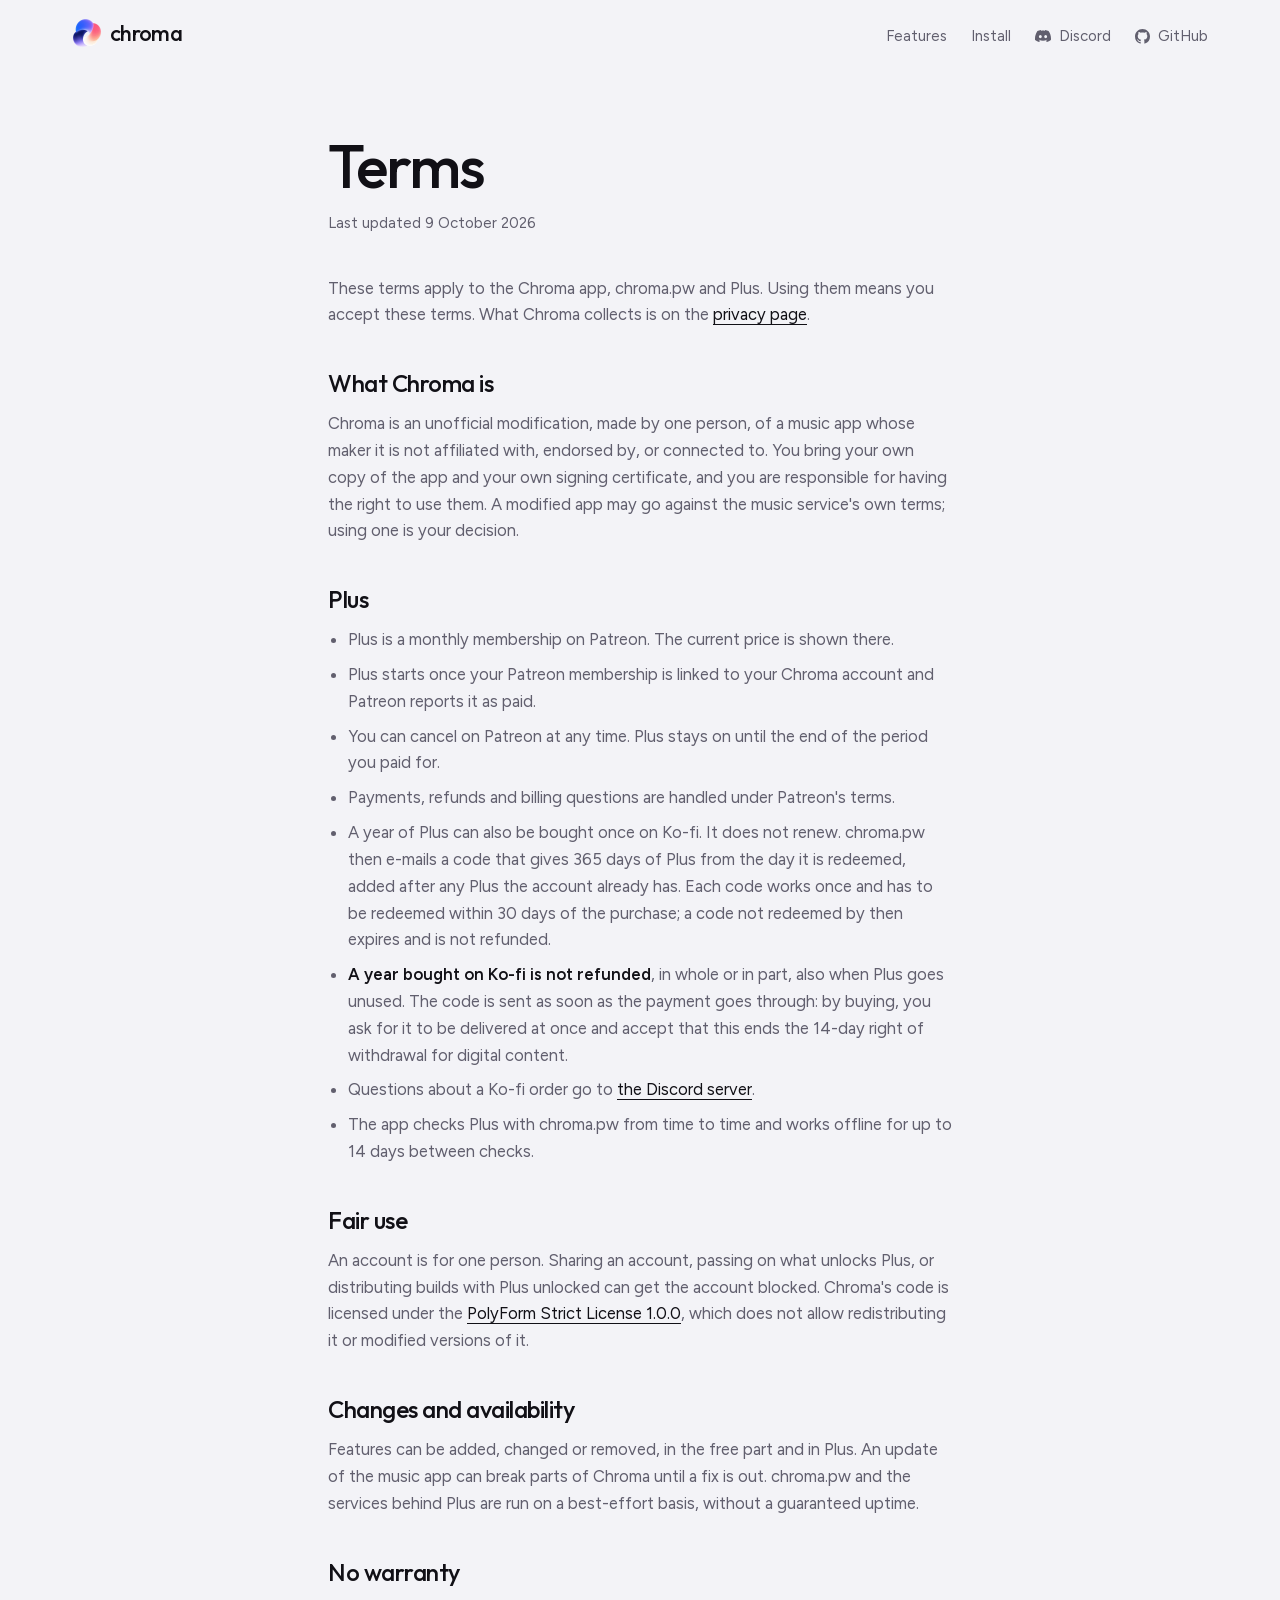
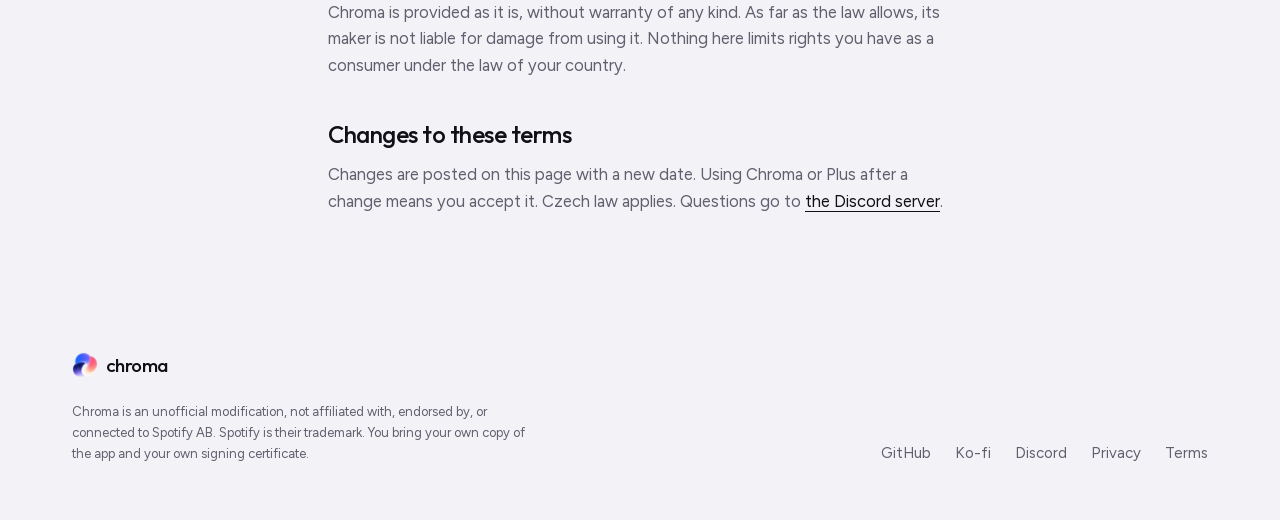
<file: terms/index.html>
<!DOCTYPE html><html lang="en" class="satoshi_3b6796c-module__wANfpG__variable alpino_4c3fde9e-module__KRHD0q__variable outfit_575b07f8-module__2RAZrG__variable figtree_9a953c95-module__mnGF0a__variable"><head><meta charSet="utf-8"/><meta name="viewport" content="width=device-width, initial-scale=1"/><link rel="preload" href="/_next/static/media/1b99372b3eaef0c8-s.p.1gsd1jahc5dg_.woff2" as="font" crossorigin="" type="font/woff2"/><link rel="preload" href="/_next/static/media/400bf8aa837fcb7e-s.p.19g-lkcx7iw64.woff2" as="font" crossorigin="" type="font/woff2"/><link rel="preload" href="/_next/static/media/b2ea385cb5ae8625-s.p.1spbknb88wd48.woff2" as="font" crossorigin="" type="font/woff2"/><link rel="preload" href="/_next/static/media/f7aa21714c1c53f8-s.p.0-95eo-012xnf.woff2" as="font" crossorigin="" type="font/woff2"/><link rel="preload" href="/brand/mark-sm.webp" as="image"/><link rel="stylesheet" href="/_next/static/chunks/29os8oxjjwxct.css" data-precedence="next"/><link rel="stylesheet" href="/_next/static/chunks/2cvzc9eu0vauw.css" data-precedence="next"/><link rel="preload" as="script" fetchPriority="low" href="/_next/static/chunks/2_hgxdsnnovo-.js"/><script src="/_next/static/chunks/1a-06v80zvif-.js" async=""></script><script src="/_next/static/chunks/3350v8l6ub63s.js" async=""></script><script src="/_next/static/chunks/1ds6nt1j6uxv_.js" async=""></script><script src="/_next/static/chunks/turbopack-36gvze918yde5.js" async=""></script><script src="/_next/static/chunks/1t2y48hw_vvqt.js" async=""></script><script src="/_next/static/chunks/1p0uxix19ofz9.js" async=""></script><title>Terms · Chroma</title><meta name="description" content="The terms for using Chroma and paying for Plus."/><meta property="og:title" content="Terms · Chroma"/><meta property="og:description" content="The terms for using Chroma and paying for Plus."/><meta property="og:url" content="https://chroma.pw/terms"/><meta property="og:site_name" content="Chroma"/><meta property="og:type" content="website"/><meta name="twitter:card" content="summary"/><meta name="twitter:title" content="Terms · Chroma"/><meta name="twitter:description" content="The terms for using Chroma and paying for Plus."/><link rel="icon" href="/favicon.svg" type="image/svg+xml"/><link rel="icon" href="/icon.png" type="image/png" sizes="512x512"/><link rel="apple-touch-icon" href="/apple-icon.png"/><meta name="next-size-adjust" content=""/><script src="/_next/static/chunks/0cz1d0mv5g_q7.js" noModule=""></script></head><body><div hidden=""><!--$--><!--/$--></div><div class="chroma flex min-h-dvh flex-col"><header class="mx-auto flex h-18 w-full max-w-[1200px] items-center justify-between px-5 sm:px-8"><a href="/" aria-label="Chroma"><span class="inline-flex items-center gap-2"><img src="/brand/mark-sm.webp" alt="" width="240" height="240" style="width:29.700000000000003px;height:29.700000000000003px"/><span class="font-title font-medium tracking-[-0.025em]" style="font-size:22px">chroma</span></span></a><nav class="flex items-center gap-6 text-[15px] text-graphite"><a href="/#lyrics" class="hidden transition-colors hover:text-carbon sm:block">Features</a><a href="/#install" class="hidden transition-colors hover:text-carbon sm:block">Install</a><a href="https://discord.gg/9e4GR8TKMj" target="_blank" rel="noreferrer" data-umami-event="nav-discord" class="inline-flex items-center gap-2 transition-colors hover:text-carbon"><svg viewBox="0 0 24 24" width="16" height="16" fill="currentColor" aria-hidden="true"><path d="M20.317 4.3698a19.7913 19.7913 0 00-4.8851-1.5152.0741.0741 0 00-.0785.0371c-.211.3753-.4447.8648-.6083 1.2495-1.8447-.2762-3.68-.2762-5.4868 0-.1636-.3933-.4058-.8742-.6177-1.2495a.077.077 0 00-.0785-.037 19.7363 19.7363 0 00-4.8852 1.515.0699.0699 0 00-.0321.0277C.5334 9.0458-.319 13.5799.0992 18.0578a.0824.0824 0 00.0312.0561c2.0528 1.5076 4.0413 2.4228 5.9929 3.0294a.0777.0777 0 00.0842-.0276c.4616-.6304.8731-1.2952 1.226-1.9942a.076.076 0 00-.0416-.1057c-.6528-.2476-1.2743-.5495-1.8722-.8923a.077.077 0 01-.0076-.1277c.1258-.0943.2517-.1923.3718-.2914a.0743.0743 0 01.0776-.0105c3.9278 1.7933 8.18 1.7933 12.0614 0a.0739.0739 0 01.0785.0095c.1202.099.246.1981.3728.2924a.077.077 0 01-.0066.1276 12.2986 12.2986 0 01-1.873.8914.0766.0766 0 00-.0407.1067c.3604.698.7719 1.3628 1.225 1.9932a.076.076 0 00.0842.0286c1.961-.6067 3.9495-1.5219 6.0023-3.0294a.077.077 0 00.0313-.0552c.5004-5.177-.8382-9.6739-3.5485-13.6604a.061.061 0 00-.0312-.0286zM8.02 15.3312c-1.1825 0-2.1569-1.0857-2.1569-2.419 0-1.3332.9555-2.4189 2.157-2.4189 1.2108 0 2.1757 1.0952 2.1568 2.419 0 1.3332-.9555 2.4189-2.1569 2.4189zm7.9748 0c-1.1825 0-2.1569-1.0857-2.1569-2.419 0-1.3332.9554-2.4189 2.1569-2.4189 1.2108 0 2.1757 1.0952 2.1568 2.419 0 1.3332-.946 2.4189-2.1568 2.4189Z"></path></svg>Discord</a><a href="https://github.com/skopevoj/spoti.pw" target="_blank" rel="noreferrer" data-umami-event="nav-github" class="inline-flex items-center gap-2 transition-colors hover:text-carbon"><svg viewBox="0 0 16 16" width="15" height="15" fill="currentColor" aria-hidden="true"><path d="M8 0c4.42 0 8 3.58 8 8a8.013 8.013 0 0 1-5.45 7.59c-.4.08-.55-.17-.55-.38 0-.27.01-1.13.01-2.2 0-.75-.25-1.23-.54-1.48 1.78-.2 3.65-.88 3.65-3.95 0-.88-.31-1.59-.82-2.15.08-.2.36-1.02-.08-2.12 0 0-.67-.22-2.2.82-.64-.18-1.32-.27-2-.27-.68 0-1.36.09-2 .27-1.53-1.03-2.2-.82-2.2-.82-.44 1.1-.16 1.92-.08 2.12-.51.56-.82 1.28-.82 2.15 0 3.06 1.86 3.75 3.64 3.95-.23.2-.44.55-.51 1.07-.46.21-1.61.55-2.33-.66-.15-.24-.6-.83-1.23-.82-.67.01-.27.38.01.53.34.19.73.9.82 1.13.16.45.68 1.31 2.69.94 0 .67.01 1.3.01 1.49 0 .21-.15.45-.55.38A7.995 7.995 0 0 1 0 8c0-4.42 3.58-8 8-8Z"></path></svg>GitHub</a></nav></header><main class="mx-auto w-full max-w-2xl flex-1 px-5 pt-8 pb-24 sm:px-6 sm:pt-16"><h1 class="font-title text-[clamp(40px,6vw,60px)] leading-[1] font-medium tracking-[-0.035em]">Terms</h1><p class="mt-4 text-[15px] text-graphite">Last updated <!-- -->9 October 2026</p><div class="mt-10 space-y-10 text-[16.5px] leading-relaxed text-graphite [&amp;_a]:text-carbon [&amp;_a]:underline [&amp;_a]:underline-offset-4 [&amp;_li]:mt-2 [&amp;_strong]:font-semibold [&amp;_strong]:text-carbon [&amp;_ul]:mt-3 [&amp;_ul]:list-disc [&amp;_ul]:pl-5"><p>These terms apply to the Chroma app, chroma.pw and Plus. Using them means you accept these terms. What Chroma collects is on the <a href="/privacy">privacy page</a>.</p><section class="space-y-3"><h2 class="font-title text-[24px] leading-tight font-medium tracking-[-0.02em] text-carbon">What Chroma is</h2><p>Chroma is an unofficial modification, made by one person, of a music app whose maker it is not affiliated with, endorsed by, or connected to. You bring your own copy of the app and your own signing certificate, and you are responsible for having the right to use them. A modified app may go against the music service&#x27;s own terms; using one is your decision.</p></section><section class="space-y-3"><h2 class="font-title text-[24px] leading-tight font-medium tracking-[-0.02em] text-carbon">Plus</h2><ul><li>Plus is a monthly membership on Patreon. The current price is shown there.</li><li>Plus starts once your Patreon membership is linked to your Chroma account and Patreon reports it as paid.</li><li>You can cancel on Patreon at any time. Plus stays on until the end of the period you paid for.</li><li>Payments, refunds and billing questions are handled under Patreon&#x27;s terms.</li><li>A year of Plus can also be bought once on Ko-fi. It does not renew. chroma.pw then e-mails a code that gives 365 days of Plus from the day it is redeemed, added after any Plus the account already has. Each code works once and has to be redeemed within <!-- -->30<!-- --> days of the purchase; a code not redeemed by then expires and is not refunded.</li><li><strong>A year bought on Ko-fi is not refunded</strong>, in whole or in part, also when Plus goes unused. The code is sent as soon as the payment goes through: by buying, you ask for it to be delivered at once and accept that this ends the 14-day right of withdrawal for digital content.</li><li>Questions about a Ko-fi order go to <a href="https://discord.gg/9e4GR8TKMj" target="_blank" rel="noreferrer">the Discord server</a>.</li><li>The app checks Plus with chroma.pw from time to time and works offline for up to 14 days between checks.</li></ul></section><section class="space-y-3"><h2 class="font-title text-[24px] leading-tight font-medium tracking-[-0.02em] text-carbon">Fair use</h2><p>An account is for one person. Sharing an account, passing on what unlocks Plus, or distributing builds with Plus unlocked can get the account blocked. Chroma&#x27;s code is licensed under the<!-- --> <a href="https://github.com/skopevoj/spoti.pw/blob/main/LICENSE" target="_blank" rel="noreferrer">PolyForm Strict License 1.0.0</a>, which does not allow redistributing it or modified versions of it.</p></section><section class="space-y-3"><h2 class="font-title text-[24px] leading-tight font-medium tracking-[-0.02em] text-carbon">Changes and availability</h2><p>Features can be added, changed or removed, in the free part and in Plus. An update of the music app can break parts of Chroma until a fix is out. chroma.pw and the services behind Plus are run on a best-effort basis, without a guaranteed uptime.</p></section><section class="space-y-3"><h2 class="font-title text-[24px] leading-tight font-medium tracking-[-0.02em] text-carbon">No warranty</h2><p>Chroma is provided as it is, without warranty of any kind. As far as the law allows, its maker is not liable for damage from using it. Nothing here limits rights you have as a consumer under the law of your country.</p></section><section class="space-y-3"><h2 class="font-title text-[24px] leading-tight font-medium tracking-[-0.02em] text-carbon">Changes to these terms</h2><p>Changes are posted on this page with a new date. Using Chroma or Plus after a change means you accept it. Czech law applies. Questions go to <a href="https://discord.gg/9e4GR8TKMj" target="_blank" rel="noreferrer">the Discord server</a>.</p></section></div></main><footer class="mx-auto flex w-full max-w-[1200px] flex-col gap-6 px-5 pt-10 pb-14 sm:px-8 md:flex-row md:items-end md:justify-between"><div class="max-w-[46ch]"><span class="inline-flex items-center gap-2"><img src="/brand/mark-sm.webp" alt="" width="240" height="240" style="width:25.650000000000002px;height:25.650000000000002px"/><span class="font-title font-medium tracking-[-0.025em]" style="font-size:19px">chroma</span></span><p class="mt-4 text-[13px] leading-relaxed text-graphite">Chroma is an unofficial modification, not affiliated with, endorsed by, or connected to Spotify AB. Spotify is their trademark. You bring your own copy of the app and your own signing certificate.</p></div><nav class="flex gap-6 text-[15px] text-graphite"><a href="https://github.com/skopevoj/spoti.pw" target="_blank" rel="noreferrer" class="hover:text-carbon">GitHub</a><a href="https://ko-fi.com/darkksh" target="_blank" rel="noreferrer" class="hover:text-carbon">Ko-fi</a><a href="https://discord.gg/9e4GR8TKMj" target="_blank" rel="noreferrer" class="hover:text-carbon">Discord</a><a href="/privacy" class="hover:text-carbon">Privacy</a><a href="/terms" class="hover:text-carbon">Terms</a></nav></footer></div><!--$--><!--/$--><script src="/_next/static/chunks/2_hgxdsnnovo-.js" id="_R_" async=""></script><script>(self.__next_f=self.__next_f||[]).push([0])</script><script>self.__next_f.push([1,"1:\"$Sreact.fragment\"\n2:I[73302,[\"/_next/static/chunks/1t2y48hw_vvqt.js\"],\"default\"]\n3:I[45333,[\"/_next/static/chunks/1t2y48hw_vvqt.js\"],\"default\"]\nd:I[39648,[\"/_next/static/chunks/1t2y48hw_vvqt.js\"],\"default\",1]\n:HL[\"/_next/static/chunks/29os8oxjjwxct.css\",\"style\"]\n:HL[\"/_next/static/chunks/2cvzc9eu0vauw.css\",\"style\"]\n:HL[\"/_next/static/media/1b99372b3eaef0c8-s.p.1gsd1jahc5dg_.woff2\",\"font\",{\"crossOrigin\":\"\",\"type\":\"font/woff2\"}]\n:HL[\"/_next/static/media/400bf8aa837fcb7e-s.p.19g-lkcx7iw64.woff2\",\"font\",{\"crossOrigin\":\"\",\"type\":\"font/woff2\"}]\n:HL[\"/_next/static/media/b2ea385cb5ae8625-s.p.1spbknb88wd48.woff2\",\"font\",{\"crossOrigin\":\"\",\"type\":\"font/woff2\"}]\n:HL[\"/_next/static/media/f7aa21714c1c53f8-s.p.0-95eo-012xnf.woff2\",\"font\",{\"crossOrigin\":\"\",\"type\":\"font/woff2\"}]\n:HL[\"/brand/mark-sm.webp\",\"image\"]\n4:T4ef,M20.317 4.3698a19.7913 19.7913 0 00-4.8851-1.5152.0741.0741 0 00-.0785.0371c-.211.3753-.4447.8648-.6083 1.2495-1.8447-.2762-3.68-.2762-5.4868 0-.1636-.3933-.4058-.8742-.6177-1.2495a.077.077 0 00-.0785-.037 19.7363 19.7363 0 00-4.8852 1.515.0699.0699 0 00-.0321.0277C.5334 9.0458-.319 13.5799.0992 18.0578a.0824.0824 0 00.0312.0561c2.0528 1.5076 4.0413 2.4228 5.9929 3.0294a.0777.0777 0 00.0842-.0276c.4616-.6304.8731-1.2952 1.226-1.9942a.076.076 0 00-.0416-.1057c-.6528-.2476-1.2743-.5495-1.8722-.8923a.077.077 0 01-.0076-.1277c.1258-.0943.2517-.1923.3718-.2914a.0743.0743 0 01.0776-.0105c3.9278 1.7933 8.18 1.7933 12.0614 0a.0739.0739 0 01.0785.0095c.1202.099.246.1981.3728.2924a.077.077 0 01-.0066.1276 12.2986 12.2986 0 01-1.873.8914.0766.0766 0 00-.0407.1067c.3604.698.7719 1.3628 1.225 1.9932a.076.076 0 00.0842.0286c1.961-.6067 3.9495-1.5219 6.0023-3.0294a.077.077 0 00.0313-.0552c.5004-5.177-.8382-9.6739-3.5485-13.6604a.061.061 0 00-.0312-.0286zM8.02 15.3312c-1.1825 0-2.1569-1.0857-2.1569-2.419 0-1.3332.9555-2.4189 2.157-2.4189 1.2108 0 2.1757 1.0952 2.1568 2.419 0 1.3332-.9555 2.4189-2.1569 2.4189zm7.9748 0c-1.1825 0-2.1569-1.0857-2.1569-2.419 0-1.3332.9554-2.4189 2.1569-2.4189 1.2108 0 2.1757 1.0952 2.1568 2.419 0 1.3332-.946 2.4189-2.1568 2.4189Zb:X\n0:{\"P\":null,\"c\":[\"\",\"terms\"],\"q\":\"\",\"i\":false,\"f\":[[[\"\",{\"children\":[\"terms\",{\"children\":[\"__PAGE__\",{},\"$undefined\",\"$undefined\",4608]},\"$undefined\",\"$undefined\",4608]},\"$undefined\",\"$undefined\",4624],[[\"$\",\"$1\",\"c\",{\"children\":[[[\"$\",\"link\",\"0\",{\"rel\":\"stylesheet\",\"href\":\"/_next/static/chunks/29os8oxjjwxct.css\",\"precedence\":\"next\",\"crossOrigin\":\"$undefined\",\"nonce\":\"$undefined\"}],[\"$\",\"link\",\"1\",{\"rel\":\"stylesheet\",\"href\":\"/_next/static/chunks/2cvzc9eu0vauw.css\",\"precedence\":\"next\",\"crossOrigin\":\"$undefined\",\"nonce\":\"$undefined\"}],[\"$\",\"script\",\"script-0\",{\"src\":\"/_next/static/chunks/1t2y48hw_vvqt.js\",\"async\":true,\"nonce\":\"$undefined\"}]],[\"$\",\"html\",null,{\"lang\":\"en\",\"className\":\"satoshi_3b6796c-module__wANfpG__variable alpino_4c3fde9e-module__KRHD0q__variable outfit_575b07f8-module__2RAZrG__variable figtree_9a953c95-module__mnGF0a__variable\",\"children\":[\"$\",\"body\",null,{\"children\":[\"$\",\"$L2\",null,{\"parallelRouterKey\":\"children\",\"error\":\"$undefined\",\"errorStyles\":\"$undefined\",\"errorScripts\":\"$undefined\",\"template\":[\"$\",\"$L3\",null,{}],\"templateStyles\":\"$undefined\",\"templateScripts\":\"$undefined\",\"notFound\":[[[\"$\",\"title\",null,{\"children\":\"404: This page could not be found.\"}],[\"$\",\"div\",null,{\"style\":{\"fontFamily\":\"system-ui,\\\"Segoe UI\\\",Roboto,Helvetica,Arial,sans-serif,\\\"Apple Color Emoji\\\",\\\"Segoe UI Emoji\\\"\",\"height\":\"100vh\",\"textAlign\":\"center\",\"display\":\"flex\",\"flexDirection\":\"column\",\"alignItems\":\"center\",\"justifyContent\":\"center\"},\"children\":[\"$\",\"div\",null,{\"children\":[[\"$\",\"style\",null,{\"dangerouslySetInnerHTML\":{\"__html\":\"body{color:#000;background:#fff;margin:0}.next-error-h1{border-right:1px solid rgba(0,0,0,.3)}@media (prefers-color-scheme:dark){body{color:#fff;background:#000}.next-error-h1{border-right:1px solid rgba(255,255,255,.3)}}\"}}],[\"$\",\"h1\",null,{\"className\":\"next-error-h1\",\"style\":{\"display\":\"inline-block\",\"margin\":\"0 20px 0 0\",\"padding\":\"0 23px 0 0\",\"fontSize\":24,\"fontWeight\":500,\"verticalAlign\":\"top\",\"lineHeight\":\"49px\"},\"children\":404}],[\"$\",\"div\",null,{\"style\":{\"display\":\"inline-block\"},\"children\":[\"$\",\"h2\",null,{\"style\":{\"fontSize\":14,\"fontWeight\":400,\"lineHeight\":\"49px\",\"margin\":0},\"children\":\"This page could not be found.\"}]}]]}]}]],[]],\"forbidden\":\"$undefined\",\"unauthorized\":\"$undefined\"}]}]}]]}],{\"children\":[[\"$\",\"$1\",\"c\",{\"children\":[null,[\"$\",\"$L2\",null,{\"parallelRouterKey\":\"children\",\"error\":\"$undefined\",\"errorStyles\":\"$undefined\",\"errorScripts\":\"$undefined\",\"template\":[\"$\",\"$L3\",null,{}],\"templateStyles\":\"$undefined\",\"templateScripts\":\"$undefined\",\"notFound\":\"$undefined\",\"forbidden\":\"$undefined\",\"unauthorized\":\"$undefined\"}]]}],{\"children\":[[\"$\",\"$1\",\"c\",{\"children\":[[\"$\",\"div\",null,{\"className\":\"chroma flex min-h-dvh flex-col\",\"children\":[[\"$\",\"header\",null,{\"className\":\"mx-auto flex h-18 w-full max-w-[1200px] items-center justify-between px-5 sm:px-8\",\"children\":[[\"$\",\"a\",null,{\"href\":\"/\",\"aria-label\":\"Chroma\",\"children\":[\"$\",\"span\",null,{\"className\":\"inline-flex items-center gap-2\",\"children\":[[\"$\",\"img\",null,{\"src\":\"/brand/mark-sm.webp\",\"alt\":\"\",\"width\":240,\"height\":240,\"style\":{\"width\":29.700000000000003,\"height\":29.700000000000003}}],[\"$\",\"span\",null,{\"className\":\"font-title font-medium tracking-[-0.025em]\",\"style\":{\"fontSize\":22},\"children\":\"chroma\"}]]}]}],[\"$\",\"nav\",null,{\"className\":\"flex items-center gap-6 text-[15px] text-graphite\",\"children\":[[[\"$\",\"a\",\"/#lyrics\",{\"href\":\"/#lyrics\",\"className\":\"hidden transition-colors hover:text-carbon sm:block\",\"children\":\"Features\"}],[\"$\",\"a\",\"/#install\",{\"href\":\"/#install\",\"className\":\"hidden transition-colors hover:text-carbon sm:block\",\"children\":\"Install\"}]],[\"$\",\"a\",null,{\"href\":\"https://discord.gg/9e4GR8TKMj\",\"target\":\"_blank\",\"rel\":\"noreferrer\",\"data-umami-event\":\"nav-discord\",\"className\":\"inline-flex items-center gap-2 transition-colors hover:text-carbon\",\"children\":[[\"$\",\"svg\",null,{\"viewBox\":\"0 0 24 24\",\"width\":16,\"height\":16,\"fill\":\"currentColor\",\"className\":\"$undefined\",\"aria-hidden\":true,\"children\":[\"$\",\"path\",null,{\"d\":\"$4\"}]}],\"Discord\"]}],\"$L5\"]}]]}],\"$L6\",\"$L7\",\"$L8\"]}],[\"$L9\"],\"$La\"]}],{},null,false,null]},null,false,\"$b\"]},null,false,null],\"$Lc\",false]],\"m\":\"$undefined\",\"G\":[\"$d\",[\"$Le\",\"$Lf\"]],\"S\":true,\"h\":null,\"r\":\"$undefined\",\"s\":\"$undefined\",\"a\":\"$undefined\",\"l\":\"$undefined\",\"p\":\"$undefined\",\"d\":\"$undefined\",\"b\":\"Z4r7hFD4BspaQKVQ_Vygi\"}\n13:I[45752,[\"/_next/static/chunks/1t2y48hw_vvqt.js\"],\"OutletBoundary\"]\n14:\"$Sreact.suspense\"\n16:I[45752,[\"/_next/static/chunks/1t2y48hw_vvqt.js\"],\"ViewportBoundary\"]\n18:I[45752,[\"/_next/static/chunks/1t2y48hw_vvqt.js\"],\"MetadataBoundary\"]\n5:[\"$\",\"a\",null,{\"href\":\"https://github.com/skopevoj/spoti.pw\",\"target\":\"_blank\",\"rel\":\"noreferrer\",\"data-umami-event\":\"nav-github\",\"className\":\"inline-flex items-center gap-2 transition-colors hover:text-carbon\",\"children\":[[\"$\",\"svg\",null,{\"viewBox\":\"0 0 16 16\",\"width\":15,\"height\":15,\"fill\":\"currentColor\",\"aria-hidden\":true,\"children\":[\"$\",\"path\",null,{\"d\":\"M8 0c4.42 0 8 3.58 8 8a8.013 8.013 0 0 1-5.45 7.59c-.4.08-.55-.17-.55-.38 0-.27.01-1.13.01-2.2 0-.75-.25-1.23-.54-1.48 1.78-.2 3.65-.88 3.65-3.95 0-.88-.31-1.59-.82-2.15.08-.2.36-1.02-.08-2.12 0 0-.67-.22-2.2.82-.64-.18-1.32-.27-2-.27-.68 0-1.36.09-2 .27-1.53-1.03-2.2-.82-2.2-.82-.44 1.1-.16 1.92-.08 2.12-.51.56-.82 1.28-.82 2.15 0 3.06 1.86 3.75 3.64 3.95-.23.2-.44.55-.51 1.07-.46.21-1.61.55-2.33-.66-.15-.24-.6-.83-1.23-.82-.67.01-.27.38.01.53.34.19.73.9.82 1.13.16.45.68 1.31 2.69.94 0 .67.01 1.3.01 1.49 0 .21-.15.45-.55.38A7.995 7.995 0 0 1 0 8c0-4.42 3.58-8 8-8Z\"}]}],\"GitHub\"]}]\n6:[\"$\",\"main\",null,{\"className\":\"mx-auto w-full max-w-2xl flex-1 px-5 pt-8 pb-24 sm:px-6 sm:pt-16\",\"children\":[[\"$\",\"h1\",null,{\"className\":\"font-title text-[clamp(40px,6vw,60px)] leading-[1] font-medium tracking-[-0.035em]\",\"children\":\"Terms\"}],[\"$\",\"p\",null,{\"className\":\"mt-4 text-[15px] text-graphite\",\"children\":[\"Last updated \",\"9 October 2026\"]}],[\"$\",\"div\",null,{\"className\":\"mt-10 space-y-10 text-[16.5px] leading-relaxed text-graphite [\u0026_a]:text-carbon [\u0026_a]:underline [\u0026_a]:underline-offset-4 [\u0026_li]:mt-2 [\u0026_strong]:font-semibold [\u0026_strong]:text-carbon [\u0026_ul]:mt-3 [\u0026_ul]:list-disc [\u0026_ul]:pl-5\",\"children\":[[\"$\",\"p\",null,{\"children\":[\"These terms apply to the Chroma app, chroma.pw and Plus. Using them means you accept these terms. What Chroma collects is on the \",[\"$\",\"a\",null,{\"href\":\"/privacy\",\"children\":\"privacy page\"}],\".\"]}],[\"$\",\"section\",null,{\"className\":\"space-y-3\",\"children\":[[\"$\",\"h2\",null,{\"className\":\"font-title text-[24px] leading-tight font-medium tracking-[-0.02em] text-carbon\",\"children\":\"What Chroma is\"}],[\"$\",\"p\",null,{\"children\":\"Chroma is an unofficial modification, made by one person, of a music app whose maker it is not affiliated with, endorsed by, or connected to. You bring your own copy of the app and your own signing certificate, and you are responsible for having the right to use them. A modified app may go against the music service's own terms; using one is your decision.\"}]]}],[\"$\",\"section\",null,{\"className\":\"space-y-3\",\"children\":[[\"$\",\"h2\",null,{\"className\":\"font-title text-[24px] leading-tight font-medium tracking-[-0.02em] text-carbon\",\"children\":\"Plus\"}],[\"$\",\"ul\",null,{\"children\":[[\"$\",\"li\",null,{\"children\":\"Plus is a monthly membership on Patreon. The current price is shown there.\"}],[\"$\",\"li\",null,{\"children\":\"Plus starts once your Patreon membership is linked to your Chroma account and Patreon reports it as paid.\"}],[\"$\",\"li\",null,{\"children\":\"You can cancel on Patreon at any time. Plus stays on until the end of the period you paid for.\"}],[\"$\",\"li\",null,{\"children\":\"Payments, refunds and billing questions are handled under Patreon's terms.\"}],[\"$\",\"li\",null,{\"children\":[\"A year of Plus can also be bought once on Ko-fi. It does not renew. chroma.pw then e-mails a code that gives 365 days of Plus from the day it is redeemed, added after any Plus the account already has. Each code works once and has to be redeemed within \",30,\" days of the purchase; a code not redeemed by then expires and is not refunded.\"]}],[\"$\",\"li\",null,{\"children\":[[\"$\",\"strong\",null,{\"children\":\"A year bought on Ko-fi is not refunded\"}],\", in whole or in part, also when Plus goes unused. The code is sent as soon as the payment goes through: by buying, you ask for it to be delivered at once and accept that this ends the 14-day right of withdrawal for digital content.\"]}],[\"$\",\"li\",null,{\"children\":[\"Questions about a Ko-fi order go to \",[\"$\",\"a\",null,{\"href\":\"https://discord.gg/9e4GR8TKMj\",\"target\":\"_blank\",\"rel\":\"noreferrer\",\"children\":\"the Discord server\"}],\".\"]}],[\"$\",\"li\",null,{\"children\":\"The app checks Plus with chroma.pw from time to time and works offline for up to 14 days between checks.\"}]]}]]}],[\"$\",\"section\",null,{\"className\":\"space-y-3\",\"children\":[[\"$\",\"h2\",null,{\"className\":\"font-title text-[24px] leading-tight font-medium tracking-[-0.02em] text-carbon\",\"children\":\"Fair use\"}],[\"$\",\"p\",null,{\"children\":[\"An account is for one person. Sharing an account, passing on what unlocks Plus, or distributing builds with Plus unlocked can get the account blocked. Chroma's code is licensed under the\",\" \",[\"$\",\"a\",null,{\"href\":\"https://github.com/skopevoj/spoti.pw/blob/main/LICENSE\",\"target\":\"_blank\",\"rel\":\"noreferrer\",\"children\":\"PolyForm Strict License 1.0.0\"}],\", which does not allow redistributing it or modified versions of it.\"]}]]}],\"$L10\",\"$L11\",\"$L12\"]}]]}]\n7:[\"$\",\"footer\",null,{\"className\":\"mx-auto flex w-full max-w-[1200px] flex-col gap-6 px-5 pt-10 pb-14 sm:px-8 md:flex-row md:items-end md:justify-between\",\"children\":[[\"$\",\"div\",null,{\"className\":\"max-w-[46ch]\",\"children\":[[\"$\",\"span\",null,{\"className\":\"inline-flex items-center gap-2\",\"children\":[[\"$\",\"img\",null,{\"src\":\"/brand/mark-sm.webp\",\"alt\":\"\",\"width\":240,\"height\":240,\"style\":{\"width\":25.650000000000002,\"height\":25.650000000000002}}],[\"$\",\"span\",null,{\"className\":\"font-title font-medium tracking-[-0.025em]\",\"style\":{\"fontSize\":19},\"children\":\"chroma\"}]]}],[\"$\",\"p\",null,{\"className\":\"mt-4 text-[13px] leading-relaxed text-graphite\",\"children\":\"Chroma is an unofficial modification, not affiliated with, endorsed by, or connected to Spotify AB. Spotify is their trademark. You bring your own copy of the app and your own signing certificate.\"}]]}],[\"$\",\"nav\",null,{\"className\":\"flex gap-6 text-[15px] text-graphite\",\"children\":[[\"$\",\"a\",null,{\"href\":\"https://github.com/skopevoj/spoti.pw\",\"target\":\"_blank\",\"rel\":\"noreferrer\",\"className\":\"hover:text-carbon\",\"children\":\"GitHub\"}],[\"$\",\"a\",null,{\"href\":\"https://ko-fi.com/darkksh\",\"target\":\"_blank\",\"rel\":\"noreferrer\",\"className\":\"hover:text-carbon\",\"children\":\"Ko-fi\"}],[\"$\",\"a\",null,{\"href\":\"https://discord.gg/9e4GR8TKMj\",\"target\":\"_blank\",\"rel\":\"noreferrer\",\"className\":\"hover:text-carbon\",\"children\":\"Discord\"}],[\"$\",\"a\",null,{\"href\":\"/privacy\",\"className\":\"hover:text-carbon\",\"children\":\"Privacy\"}],[\"$\",\"a\",null,{\"href\":\"/terms\",\"className\":\"hover:text-carbon\",\"children\":\"Terms\"}]]}]]}]\n8:[\"$\",\"script\",null,{\"defer\":true,\"src\":\"https://u.skopik.cz/script.js\",\"data-website-id\":\"d3177cbe-1d59-4319-bc64-7063630d6045\"}]\n9:[\"$\",\"script\",\"script-0\",{\"src\":\"/_next/static/chunks/1p0uxix19ofz9.js\",\"async\":true,\"nonce\":\"$undefined\"}]\na:[\"$\",\"$L13\",null,{\"children\":[\"$\",\"$14\",null,{\"name\":\"Next.MetadataOutlet\",\"children\":\"$@15\"}]}]\nc:[\"$\",\"$1\",\"h\",{\"children\":[null,[\"$\",\"$L16\",null,{\"children\":\"$L17\"}],[\"$\",\"div\",null,{\"hidden\":true,\"children\":[\"$\",\"$L18\",null,{\"children\":[\"$\",\"$14\",null,{\"name\":\"Next.Metadata\",\"children\":\"$L19\"}]}]}],[\"$\",\"meta\",null,{\"name\":\"next-size-adjust\",\"content\":\"\"}]]}]\ne:[\"$\",\"link\",\"0\",{\"rel\":\"stylesheet\",\"href\":\"/_next/static/chunks/29os8oxjjwxct.css\",\"precedence\":\"next\",\"crossOrigin\":\"$undefined\",\"nonce\":\"$undefined\"}]\nf:[\"$\",\"link\",\"1\",{\"rel\":\"stylesheet\",\"href\":\"/_next/static/chunks/2cvzc9eu0vauw.css\",\"precedence\":\"next\",\"crossOrigin\":\"$undefined\",\"nonce\":\"$undefined\"}]\nb:C\n10:[\"$\",\"section\",null,{\"className\":\"space-y-3\",\"children\":[[\"$\",\"h2\",null,{\"className\":\"font-title text-[24px] leading-tight font-medium tracking-[-0.02em] text-carbon\",\"children\":\"Changes and availability\"}],[\"$\",\"p\",null,{\"children\":\"Features can be added, changed or removed, in the free part and in Plus. An update of the music app can break parts of Chroma until a fix is out. chroma.pw and the services behind Plus are run on a best-effort basis, without a guaranteed uptime.\"}]]}]\n11:[\"$\",\"section\",null,{\"className\":\"space-y-3\",\"children\":[[\"$\",\"h2\",null,{\"className\":\"font-title text-[24px] leading-tight font-medium tracking-[-0.02em] text-carbon\",\"children\":\"No warranty\"}],[\"$\",\"p\",null,{\"children\":\"Chroma is provided as it is, without warranty of any kind. As far as the law allows, its maker is not liable for damage from using it. Nothing here limits rights you have as a consumer under the law of your country.\"}]]}]\n12:[\"$\",\"section\",null,{\"className\":\"space-y-3\",\"children\":[[\"$\",\"h2\",null,{\"className\":\"font-title text-[24px] leading-tight font-medium tracking-[-0.02em] text-carbon\",\"children\":\"Changes to these terms\"}],[\"$\",\"p\",null,{\"children\":[\"Changes are posted on this page with a new date. Using Chroma or Plus after a change means you accept it. Czech law applies. Questions go to \",[\"$\",\"a\",null,{\"href\":\"https://discord.gg/9e4GR8TKMj\",\"target\":\"_blank\",\"rel\":\"noreferrer\",\"children\":\"the Discord server\"}],\".\"]}]]}]\n17:[[\"$\",\"meta\",\"0\",{\"charSet\":\"utf-8\"}],[\"$\",\"meta\",\"1\",{\"name\":\"viewport\",\"content\":\"width=device-width, initial-scale=1\"}]]\n1a:I[94155,[\"/_next/static/chunks/1t2y48hw_vvqt.js\"],\"IconMark\"]\n15:null\n19:[[\"$\",\"title\",\"0\",{\"children\":\"Terms · Chroma\"}],[\"$\",\"meta\",\"1\",{\"name\":\"description\",\"content\":\"The terms for using Chroma and paying for Plus.\"}],[\"$\",\"meta\",\"2\",{\"property\":\"og:title\",\"content\":\"Terms · Chroma\"}],[\"$\",\"meta\",\"3\",{\"property\":\"og:description\",\"content\":\"The terms for using Chroma and paying for Plus.\"}],[\"$\",\"meta\",\"4\",{\"property\":\"og:url\",\"content\":\"https://chroma.pw/terms\"}],[\"$\",\"meta\",\"5\",{\"property\":\"og:site_name\",\"content\":\"Chroma\"}],[\"$\",\"meta\",\"6\",{\"property\":\"og:type\",\"content\":\"website\"}],[\"$\",\"meta\",\"7\",{\"name\":\"twitter:card\",\"content\":\"summary\"}],[\"$\",\"meta\",\"8\",{\"name\":\"twitter:title\",\"content\":\"Terms · Chroma\"}],[\"$\",\"meta\",\"9\",{\"name\":\"twitter:description\",\"content\":\"The terms for using Chroma and paying for Plus.\"}],[\"$\",\"link\",\"10\",{\"rel\":\"icon\",\"href\":\"/favicon.svg\",\"type\":\"image/svg+xml\"}],[\"$\",\"link\",\"11\",{\"rel\":\"icon\",\"href\":\"/icon.png\",\"type\":\"image/png\",\"sizes\":\"512x512\"}],[\"$\",\"link\",\"12\",{\"rel\":\"apple-touch-icon\",\"href\":\"/apple-icon.png\"}],[\"$\",\"$L1a\",\"13\",{}]]\n"])</script></body></html>
</file>
<file: _next/static/chunks/29os8oxjjwxct.css>
@font-face{font-family:alpino;src:url(../media/Alpino_Variable-s.1hrdxjxjy--ud.woff2)format("woff2");font-display:swap;font-weight:100 900;font-style:normal}@font-face{font-family:alpino Fallback;src:local(Arial);ascent-override:102.69%;descent-override:30.81%;line-gap-override:9.24%;size-adjust:97.38%}.alpino_4c3fde9e-module__KRHD0q__className{font-family:alpino,alpino Fallback}.alpino_4c3fde9e-module__KRHD0q__variable{--font-alpino:"alpino", "alpino Fallback"}
@font-face{font-family:satoshi;src:url(../media/Satoshi_400-s.0dvfn5g0xv8bu.woff2)format("woff2");font-display:swap;font-weight:400;font-style:normal}@font-face{font-family:satoshi;src:url(../media/Satoshi_500-s.1jgchyhj64537.woff2)format("woff2");font-display:swap;font-weight:500;font-style:normal}@font-face{font-family:satoshi;src:url(../media/Satoshi_700-s.2_-zzs2una4mm.woff2)format("woff2");font-display:swap;font-weight:700;font-style:normal}@font-face{font-family:satoshi Fallback;src:local(Arial);ascent-override:102.23%;descent-override:24.29%;line-gap-override:10.12%;size-adjust:98.8%}.satoshi_3b6796c-module__wANfpG__className{font-family:satoshi,satoshi Fallback}.satoshi_3b6796c-module__wANfpG__variable{--font-satoshi:"satoshi", "satoshi Fallback"}
@font-face{font-family:Outfit;font-style:normal;font-weight:400;font-display:swap;src:url(../media/b2ea385cb5ae8625-s.p.1spbknb88wd48.woff2)format("woff2");unicode-range:U+100-2BA,U+2BD-2C5,U+2C7-2CC,U+2CE-2D7,U+2DD-2FF,U+304,U+308,U+329,U+1D00-1DBF,U+1E00-1E9F,U+1EF2-1EFF,U+2020,U+20A0-20AB,U+20AD-20C4,U+2113,U+2C60-2C7F,U+A720-A7FF}@font-face{font-family:Outfit;font-style:normal;font-weight:400;font-display:swap;src:url(../media/1b99372b3eaef0c8-s.p.1gsd1jahc5dg_.woff2)format("woff2");unicode-range:U+??,U+131,U+152-153,U+2BB-2BC,U+2C6,U+2DA,U+2DC,U+304,U+308,U+329,U+2000-206F,U+20AC,U+2122,U+2191,U+2193,U+2212,U+2215,U+FEFF,U+FFFD}@font-face{font-family:Outfit;font-style:normal;font-weight:500;font-display:swap;src:url(../media/b2ea385cb5ae8625-s.p.1spbknb88wd48.woff2)format("woff2");unicode-range:U+100-2BA,U+2BD-2C5,U+2C7-2CC,U+2CE-2D7,U+2DD-2FF,U+304,U+308,U+329,U+1D00-1DBF,U+1E00-1E9F,U+1EF2-1EFF,U+2020,U+20A0-20AB,U+20AD-20C4,U+2113,U+2C60-2C7F,U+A720-A7FF}@font-face{font-family:Outfit;font-style:normal;font-weight:500;font-display:swap;src:url(../media/1b99372b3eaef0c8-s.p.1gsd1jahc5dg_.woff2)format("woff2");unicode-range:U+??,U+131,U+152-153,U+2BB-2BC,U+2C6,U+2DA,U+2DC,U+304,U+308,U+329,U+2000-206F,U+20AC,U+2122,U+2191,U+2193,U+2212,U+2215,U+FEFF,U+FFFD}@font-face{font-family:Outfit;font-style:normal;font-weight:600;font-display:swap;src:url(../media/b2ea385cb5ae8625-s.p.1spbknb88wd48.woff2)format("woff2");unicode-range:U+100-2BA,U+2BD-2C5,U+2C7-2CC,U+2CE-2D7,U+2DD-2FF,U+304,U+308,U+329,U+1D00-1DBF,U+1E00-1E9F,U+1EF2-1EFF,U+2020,U+20A0-20AB,U+20AD-20C4,U+2113,U+2C60-2C7F,U+A720-A7FF}@font-face{font-family:Outfit;font-style:normal;font-weight:600;font-display:swap;src:url(../media/1b99372b3eaef0c8-s.p.1gsd1jahc5dg_.woff2)format("woff2");unicode-range:U+??,U+131,U+152-153,U+2BB-2BC,U+2C6,U+2DA,U+2DC,U+304,U+308,U+329,U+2000-206F,U+20AC,U+2122,U+2191,U+2193,U+2212,U+2215,U+FEFF,U+FFFD}@font-face{font-family:Outfit Fallback;src:local(Arial);ascent-override:100.18%;descent-override:26.05%;line-gap-override:0.0%;size-adjust:99.82%}.outfit_575b07f8-module__2RAZrG__className{font-family:Outfit,Outfit Fallback;font-style:normal}.outfit_575b07f8-module__2RAZrG__variable{--font-outfit:"Outfit", "Outfit Fallback"}
@font-face{font-family:Figtree;font-style:normal;font-weight:400;font-display:swap;src:url(../media/400bf8aa837fcb7e-s.p.19g-lkcx7iw64.woff2)format("woff2");unicode-range:U+100-2BA,U+2BD-2C5,U+2C7-2CC,U+2CE-2D7,U+2DD-2FF,U+304,U+308,U+329,U+1D00-1DBF,U+1E00-1E9F,U+1EF2-1EFF,U+2020,U+20A0-20AB,U+20AD-20C4,U+2113,U+2C60-2C7F,U+A720-A7FF}@font-face{font-family:Figtree;font-style:normal;font-weight:400;font-display:swap;src:url(../media/f7aa21714c1c53f8-s.p.0-95eo-012xnf.woff2)format("woff2");unicode-range:U+??,U+131,U+152-153,U+2BB-2BC,U+2C6,U+2DA,U+2DC,U+304,U+308,U+329,U+2000-206F,U+20AC,U+2122,U+2191,U+2193,U+2212,U+2215,U+FEFF,U+FFFD}@font-face{font-family:Figtree;font-style:normal;font-weight:500;font-display:swap;src:url(../media/400bf8aa837fcb7e-s.p.19g-lkcx7iw64.woff2)format("woff2");unicode-range:U+100-2BA,U+2BD-2C5,U+2C7-2CC,U+2CE-2D7,U+2DD-2FF,U+304,U+308,U+329,U+1D00-1DBF,U+1E00-1E9F,U+1EF2-1EFF,U+2020,U+20A0-20AB,U+20AD-20C4,U+2113,U+2C60-2C7F,U+A720-A7FF}@font-face{font-family:Figtree;font-style:normal;font-weight:500;font-display:swap;src:url(../media/f7aa21714c1c53f8-s.p.0-95eo-012xnf.woff2)format("woff2");unicode-range:U+??,U+131,U+152-153,U+2BB-2BC,U+2C6,U+2DA,U+2DC,U+304,U+308,U+329,U+2000-206F,U+20AC,U+2122,U+2191,U+2193,U+2212,U+2215,U+FEFF,U+FFFD}@font-face{font-family:Figtree;font-style:normal;font-weight:600;font-display:swap;src:url(../media/400bf8aa837fcb7e-s.p.19g-lkcx7iw64.woff2)format("woff2");unicode-range:U+100-2BA,U+2BD-2C5,U+2C7-2CC,U+2CE-2D7,U+2DD-2FF,U+304,U+308,U+329,U+1D00-1DBF,U+1E00-1E9F,U+1EF2-1EFF,U+2020,U+20A0-20AB,U+20AD-20C4,U+2113,U+2C60-2C7F,U+A720-A7FF}@font-face{font-family:Figtree;font-style:normal;font-weight:600;font-display:swap;src:url(../media/f7aa21714c1c53f8-s.p.0-95eo-012xnf.woff2)format("woff2");unicode-range:U+??,U+131,U+152-153,U+2BB-2BC,U+2C6,U+2DA,U+2DC,U+304,U+308,U+329,U+2000-206F,U+20AC,U+2122,U+2191,U+2193,U+2212,U+2215,U+FEFF,U+FFFD}@font-face{font-family:Figtree Fallback;src:local(Arial);ascent-override:94.32%;descent-override:24.82%;line-gap-override:0.0%;size-adjust:100.72%}.figtree_9a953c95-module__mnGF0a__className{font-family:Figtree,Figtree Fallback;font-style:normal}.figtree_9a953c95-module__mnGF0a__variable{--font-figtree:"Figtree", "Figtree Fallback"}
</file>
<file: _next/static/chunks/2cvzc9eu0vauw.css>
@layer properties{@supports (((-webkit-hyphens:none)) and (not (margin-trim:inline))) or ((-moz-orient:inline) and (not (color:rgb(from red r g b)))){*,:before,:after,::backdrop{--tw-translate-x:0;--tw-translate-y:0;--tw-translate-z:0;--tw-scroll-snap-strictness:proximity;--tw-space-y-reverse:0;--tw-space-x-reverse:0;--tw-divide-y-reverse:0;--tw-border-style:solid;--tw-gradient-position:initial;--tw-gradient-from:#0000;--tw-gradient-via:#0000;--tw-gradient-to:#0000;--tw-gradient-stops:initial;--tw-gradient-via-stops:initial;--tw-gradient-from-position:0%;--tw-gradient-via-position:50%;--tw-gradient-to-position:100%;--tw-leading:initial;--tw-font-weight:initial;--tw-tracking:initial;--tw-ordinal:initial;--tw-slashed-zero:initial;--tw-numeric-figure:initial;--tw-numeric-spacing:initial;--tw-numeric-fraction:initial;--tw-shadow:0 0 #0000;--tw-shadow-color:initial;--tw-shadow-alpha:100%;--tw-inset-shadow:0 0 #0000;--tw-inset-shadow-color:initial;--tw-inset-shadow-alpha:100%;--tw-ring-color:initial;--tw-ring-shadow:0 0 #0000;--tw-inset-ring-color:initial;--tw-inset-ring-shadow:0 0 #0000;--tw-ring-inset:initial;--tw-ring-offset-width:0px;--tw-ring-offset-color:#fff;--tw-ring-offset-shadow:0 0 #0000;--tw-outline-style:solid;--tw-blur:initial;--tw-brightness:initial;--tw-contrast:initial;--tw-grayscale:initial;--tw-hue-rotate:initial;--tw-invert:initial;--tw-opacity:initial;--tw-saturate:initial;--tw-sepia:initial;--tw-drop-shadow:initial;--tw-drop-shadow-color:initial;--tw-drop-shadow-alpha:100%;--tw-drop-shadow-size:initial;--tw-duration:initial;--tw-ease:initial;--tw-content:"";--tw-animation-delay:0s;--tw-animation-direction:normal;--tw-animation-duration:initial;--tw-animation-fill-mode:none;--tw-animation-iteration-count:1;--tw-enter-blur:0;--tw-enter-opacity:1;--tw-enter-rotate:0;--tw-enter-scale:1;--tw-enter-translate-x:0;--tw-enter-translate-y:0;--tw-exit-blur:0;--tw-exit-opacity:1;--tw-exit-rotate:0;--tw-exit-scale:1;--tw-exit-translate-x:0;--tw-exit-translate-y:0}}}@layer theme{:root,:host{--font-sans:-apple-system, BlinkMacSystemFont, "Segoe UI", Roboto, "Helvetica Neue", "Noto Sans", Arial, sans-serif, "Apple Color Emoji", "Segoe UI Emoji", "Segoe UI Symbol", "Noto Color Emoji";--font-mono:ui-monospace, SFMono-Regular, Menlo, Monaco, Consolas, "Liberation Mono", "Courier New", monospace;--color-amber-50:#fffbeb;--color-amber-600:#dd7400;--color-amber-800:#953d00;--color-black:#000;--color-white:#fff;--spacing:.25rem;--container-xs:20rem;--container-sm:24rem;--container-md:28rem;--container-lg:32rem;--container-xl:36rem;--container-2xl:42rem;--text-xs:.75rem;--text-xs--line-height:calc(1 / .75);--text-sm:.875rem;--text-sm--line-height:calc(1.25 / .875);--text-base:1rem;--text-base--line-height:calc(1.5 / 1);--text-lg:1.125rem;--text-lg--line-height:calc(1.75 / 1.125);--text-xl:1.25rem;--text-xl--line-height:calc(1.75 / 1.25);--text-2xl:1.5rem;--text-2xl--line-height:calc(2 / 1.5);--text-3xl:1.875rem;--text-3xl--line-height:calc(2.25 / 1.875);--font-weight-normal:400;--font-weight-medium:500;--font-weight-semibold:600;--tracking-tight:-.025em;--tracking-normal:0em;--tracking-wide:.025em;--tracking-widest:.1em;--leading-tight:1.25;--leading-snug:1.375;--leading-normal:1.5;--leading-relaxed:1.625;--radius-xs:.125rem;--radius-sm:.25rem;--radius-md:.375rem;--radius-lg:.5rem;--radius-xl:.75rem;--ease-in-out:cubic-bezier(.4, 0, .2, 1);--animate-spin:spin 1s linear infinite;--animate-pulse:pulse 2s cubic-bezier(.4, 0, .6, 1) infinite;--aspect-video:16 / 9;--default-transition-duration:.15s;--default-transition-timing-function:cubic-bezier(.4, 0, .2, 1);--default-font-family:var(--font-sans);--default-mono-font-family:var(--font-mono);--color-ink:#06070a;--color-chalk:#edeff2;--color-iris-a:#6b5cff;--color-iris-b:#23c7e8;--color-paper:#f3f3f7;--color-carbon:#111016;--color-graphite:#615f6e;--color-cobalt:#2f5bff;--color-coral:#fd5a7e;--color-positive:#16804c;--color-negative:#cf2d4c;--font-display:var(--font-satoshi), ui-sans-serif, system-ui, sans-serif;--font-title:var(--font-outfit), ui-sans-serif, system-ui, sans-serif;--font-text:var(--font-figtree), ui-sans-serif, system-ui, sans-serif;--color-border:var(--border)}@supports (color:lab(0% 0 0)){:root,:host{--color-amber-50:lab(98.6252% -.635922 8.42309);--color-amber-600:lab(60.3514% 40.5624 87.1228);--color-amber-800:lab(37.8822% 37.1699 52.2718)}}}@layer base{*,:after,:before,::backdrop{box-sizing:border-box;border:0 solid;margin:0;padding:0}::file-selector-button{box-sizing:border-box;border:0 solid;margin:0;padding:0}html,:host{-webkit-text-size-adjust:100%;tab-size:4;line-height:1.5;font-family:var(--default-font-family,-apple-system, BlinkMacSystemFont, "Segoe UI", Roboto, "Helvetica Neue", "Noto Sans", Arial, sans-serif, "Apple Color Emoji", "Segoe UI Emoji", "Segoe UI Symbol", "Noto Color Emoji");font-feature-settings:var(--default-font-feature-settings,normal);font-variation-settings:var(--default-font-variation-settings,normal);-webkit-tap-highlight-color:transparent}hr{height:0;color:inherit;border-top-width:1px}abbr:where([title]){-webkit-text-decoration:underline dotted;text-decoration:underline dotted}h1,h2,h3,h4,h5,h6{font-size:inherit;font-weight:inherit}a{color:inherit;-webkit-text-decoration:inherit;-webkit-text-decoration:inherit;-webkit-text-decoration:inherit;-webkit-text-decoration:inherit;text-decoration:inherit}b,strong{font-weight:bolder}code,kbd,samp,pre{font-family:var(--default-mono-font-family,ui-monospace, SFMono-Regular, Menlo, Monaco, Consolas, "Liberation Mono", "Courier New", monospace);font-feature-settings:var(--default-mono-font-feature-settings,normal);font-variation-settings:var(--default-mono-font-variation-settings,normal);font-size:1em}small{font-size:80%}sub,sup{vertical-align:baseline;font-size:75%;line-height:0;position:relative}sub{bottom:-.25em}sup{top:-.5em}table{text-indent:0;border-color:inherit;border-collapse:collapse}:-moz-focusring:where(:not(iframe)){outline:auto}progress{vertical-align:baseline}summary{display:list-item}ol,ul,menu{list-style:none}img,svg,video,canvas,audio,iframe,embed,object{vertical-align:middle;display:block}img,video{max-width:100%;height:auto}button,input,select,optgroup,textarea{font:inherit;font-feature-settings:inherit;font-variation-settings:inherit;letter-spacing:inherit;color:inherit;opacity:1;background-color:#0000;border-radius:0}::file-selector-button{font:inherit;font-feature-settings:inherit;font-variation-settings:inherit;letter-spacing:inherit;color:inherit;opacity:1;background-color:#0000;border-radius:0}:where(select:is([multiple],[size])) optgroup{font-weight:bolder}:where(select:is([multiple],[size])) optgroup option{padding-inline-start:20px}::file-selector-button{margin-inline-end:4px}::placeholder{opacity:1}@supports (not ((-webkit-appearance:-apple-pay-button))) or (contain-intrinsic-size:1px){::placeholder{color:currentColor}@supports (color:color-mix(in lab, red, red)){::placeholder{color:color-mix(in oklab, currentcolor 50%, transparent)}}}textarea{resize:vertical}::-webkit-search-decoration{-webkit-appearance:none}::-webkit-date-and-time-value{min-height:1lh;text-align:inherit}::-webkit-datetime-edit{display:inline-flex}::-webkit-datetime-edit-fields-wrapper{padding:0}::-webkit-datetime-edit{padding-block:0}::-webkit-datetime-edit-year-field{padding-block:0}::-webkit-datetime-edit-month-field{padding-block:0}::-webkit-datetime-edit-day-field{padding-block:0}::-webkit-datetime-edit-hour-field{padding-block:0}::-webkit-datetime-edit-minute-field{padding-block:0}::-webkit-datetime-edit-second-field{padding-block:0}::-webkit-datetime-edit-millisecond-field{padding-block:0}::-webkit-datetime-edit-meridiem-field{padding-block:0}::-webkit-calendar-picker-indicator{line-height:1}:-moz-ui-invalid{box-shadow:none}button,input:where([type=button],[type=reset],[type=submit]){appearance:button}::file-selector-button{appearance:button}::-webkit-inner-spin-button{height:auto}::-webkit-outer-spin-button{height:auto}[hidden]:where(:not([hidden=until-found])){display:none!important}:root:has(.admin-root) *{border-color:var(--border);outline-color:var(--ring)}:root:has(.admin-root) :after{border-color:var(--border);outline-color:var(--ring)}:root:has(.admin-root) :before{border-color:var(--border);outline-color:var(--ring)}@supports (color:color-mix(in lab, red, red)){:root:has(.admin-root) *{outline-color:color-mix(in oklab, var(--ring) 50%, transparent)}:root:has(.admin-root) :after{outline-color:color-mix(in oklab, var(--ring) 50%, transparent)}:root:has(.admin-root) :before{outline-color:color-mix(in oklab, var(--ring) 50%, transparent)}}}@layer components;@layer utilities{.\@container\/card{container:card/inline-size}.\@container\/card-header{container:card-header/inline-size}.\@container\/main{container:main/inline-size}.\@container{container-type:inline-size}.pointer-events-auto{pointer-events:auto}.pointer-events-none{pointer-events:none}.visible{visibility:visible}.sr-only{clip-path:inset(50%);white-space:nowrap;border-width:0;width:1px;height:1px;margin:-1px;padding:0;position:absolute;overflow:hidden}.absolute{position:absolute}.fixed{position:fixed}.relative{position:relative}.static{position:static}.inset-0{inset:0}.inset-x-0{inset-inline:0}.inset-x-\[1\.85\%\]{inset-inline:1.85%}.inset-x-\[13\%\]{inset-inline:13%}.inset-y-0{inset-block:0}.inset-y-\[0\.8\%\]{inset-block:.8%}.top-0{top:0}.top-1\.5{top:calc(var(--spacing) * 1.5)}.top-1\/2{top:50%}.top-3\.5{top:calc(var(--spacing) * 3.5)}.top-4{top:calc(var(--spacing) * 4)}.top-\[-4\%\]{top:-4%}.top-\[50\%\]{top:50%}.top-\[63\%\]{top:63%}.top-full{top:100%}.right-0{right:0}.right-1{right:var(--spacing)}.right-2{right:calc(var(--spacing) * 2)}.right-3{right:calc(var(--spacing) * 3)}.right-4{right:calc(var(--spacing) * 4)}.bottom-0{bottom:0}.bottom-4{bottom:calc(var(--spacing) * 4)}.left-0{left:0}.left-1\/2{left:50%}.left-2{left:calc(var(--spacing) * 2)}.left-2\.5{left:calc(var(--spacing) * 2.5)}.left-3\.5{left:calc(var(--spacing) * 3.5)}.left-\[50\%\]{left:50%}.-z-10{z-index:calc(10 * -1)}.z-10{z-index:10}.z-20{z-index:20}.z-30{z-index:30}.z-50{z-index:50}.col-start-2{grid-column-start:2}.row-span-2{grid-row:span 2/span 2}.row-start-1{grid-row-start:1}.container{width:100%}@media (min-width:40rem){.container{max-width:40rem}}@media (min-width:48rem){.container{max-width:48rem}}@media (min-width:64rem){.container{max-width:64rem}}@media (min-width:80rem){.container{max-width:80rem}}@media (min-width:96rem){.container{max-width:96rem}}.m-auto{margin:auto}.-mx-1{margin-inline:calc(var(--spacing) * -1)}.-mx-5{margin-inline:calc(var(--spacing) * -5)}.mx-0\.5{margin-inline:calc(var(--spacing) * .5)}.mx-1{margin-inline:var(--spacing)}.mx-1\.5{margin-inline:calc(var(--spacing) * 1.5)}.mx-2{margin-inline:calc(var(--spacing) * 2)}.mx-3\.5{margin-inline:calc(var(--spacing) * 3.5)}.mx-auto{margin-inline:auto}.my-0\.5{margin-block:calc(var(--spacing) * .5)}.my-1{margin-block:var(--spacing)}.mt-0\.5{margin-top:calc(var(--spacing) * .5)}.mt-1{margin-top:var(--spacing)}.mt-1\.5{margin-top:calc(var(--spacing) * 1.5)}.mt-2{margin-top:calc(var(--spacing) * 2)}.mt-2\.5{margin-top:calc(var(--spacing) * 2.5)}.mt-3{margin-top:calc(var(--spacing) * 3)}.mt-4{margin-top:calc(var(--spacing) * 4)}.mt-5{margin-top:calc(var(--spacing) * 5)}.mt-6{margin-top:calc(var(--spacing) * 6)}.mt-7{margin-top:calc(var(--spacing) * 7)}.mt-8{margin-top:calc(var(--spacing) * 8)}.mt-10{margin-top:calc(var(--spacing) * 10)}.mt-\[3px\]{margin-top:3px}.mt-auto{margin-top:auto}.mt-px{margin-top:1px}.-mr-1\.5{margin-right:calc(var(--spacing) * -1.5)}.-mr-2{margin-right:calc(var(--spacing) * -2)}.mr-1{margin-right:var(--spacing)}.mr-1\.5{margin-right:calc(var(--spacing) * 1.5)}.mb-1{margin-bottom:var(--spacing)}.mb-1\.5{margin-bottom:calc(var(--spacing) * 1.5)}.mb-2{margin-bottom:calc(var(--spacing) * 2)}.mb-3{margin-bottom:calc(var(--spacing) * 3)}.mb-4{margin-bottom:calc(var(--spacing) * 4)}.mb-6{margin-bottom:calc(var(--spacing) * 6)}.mb-8{margin-bottom:calc(var(--spacing) * 8)}.mb-10{margin-bottom:calc(var(--spacing) * 10)}.-ml-1{margin-left:calc(var(--spacing) * -1)}.-ml-2{margin-left:calc(var(--spacing) * -2)}.ml-1{margin-left:var(--spacing)}.ml-1\.5{margin-left:calc(var(--spacing) * 1.5)}.ml-2{margin-left:calc(var(--spacing) * 2)}.ml-auto{margin-left:auto}.line-clamp-1{-webkit-line-clamp:1;-webkit-box-orient:vertical;display:-webkit-box;overflow:hidden}.block{display:block}.contents{display:contents}.flex{display:flex}.grid{display:grid}.hidden{display:none}.inline{display:inline}.inline-block{display:inline-block}.inline-flex{display:inline-flex}.table{display:table}.table-caption{display:table-caption}.table-cell{display:table-cell}.table-row{display:table-row}.field-sizing-content{field-sizing:content}.aspect-\[1\.7\]{aspect-ratio:1.7}.aspect-\[6\/13\]{aspect-ratio:6/13}.aspect-\[1350\/2760\]{aspect-ratio:1350/2760}.aspect-auto{aspect-ratio:auto}.aspect-square{aspect-ratio:1}.aspect-video{aspect-ratio:var(--aspect-video)}.size-1\.5{width:calc(var(--spacing) * 1.5);height:calc(var(--spacing) * 1.5)}.size-2{width:calc(var(--spacing) * 2);height:calc(var(--spacing) * 2)}.size-2\.5{width:calc(var(--spacing) * 2.5);height:calc(var(--spacing) * 2.5)}.size-3{width:calc(var(--spacing) * 3);height:calc(var(--spacing) * 3)}.size-3\.5{width:calc(var(--spacing) * 3.5);height:calc(var(--spacing) * 3.5)}.size-4{width:calc(var(--spacing) * 4);height:calc(var(--spacing) * 4)}.size-6{width:calc(var(--spacing) * 6);height:calc(var(--spacing) * 6)}.size-7{width:calc(var(--spacing) * 7);height:calc(var(--spacing) * 7)}.size-8{width:calc(var(--spacing) * 8);height:calc(var(--spacing) * 8)}.size-9{width:calc(var(--spacing) * 9);height:calc(var(--spacing) * 9)}.size-10{width:calc(var(--spacing) * 10);height:calc(var(--spacing) * 10)}.size-12{width:calc(var(--spacing) * 12);height:calc(var(--spacing) * 12)}.size-16{width:calc(var(--spacing) * 16);height:calc(var(--spacing) * 16)}.size-\[15px\]{width:15px;height:15px}.size-\[17px\]{width:17px;height:17px}.size-\[18px\]{width:18px;height:18px}.size-\[19px\]{width:19px;height:19px}.size-full{width:100%;height:100%}.h-1\.5{height:calc(var(--spacing) * 1.5)}.h-2{height:calc(var(--spacing) * 2)}.h-2\.5{height:calc(var(--spacing) * 2.5)}.h-4{height:calc(var(--spacing) * 4)}.h-5{height:calc(var(--spacing) * 5)}.h-6{height:calc(var(--spacing) * 6)}.h-7{height:calc(var(--spacing) * 7)}.h-8{height:calc(var(--spacing) * 8)}.h-9{height:calc(var(--spacing) * 9)}.h-10{height:calc(var(--spacing) * 10)}.h-12{height:calc(var(--spacing) * 12)}.h-13{height:calc(var(--spacing) * 13)}.h-18{height:calc(var(--spacing) * 18)}.h-24{height:calc(var(--spacing) * 24)}.h-28{height:calc(var(--spacing) * 28)}.h-\[1\.35em\]{height:1.35em}.h-\[34px\]{height:34px}.h-\[38\%\]{height:38%}.h-\[140px\]{height:140px}.h-\[156px\]{height:156px}.h-\[200px\]{height:200px}.h-\[220px\]{height:220px}.h-\[250px\]{height:250px}.h-\[280px\]{height:280px}.h-\[340px\]{height:340px}.h-\[420px\]{height:420px}.h-\[calc\(100\%-1px\)\]{height:calc(100% - 1px)}.h-\[var\(--radix-select-trigger-height\)\]{height:var(--radix-select-trigger-height)}.h-auto{height:auto}.h-full{height:100%}.h-px{height:1px}.h-svh{height:100svh}.max-h-\(--radix-dropdown-menu-content-available-height\){max-height:var(--radix-dropdown-menu-content-available-height)}.max-h-\(--radix-select-content-available-height\){max-height:var(--radix-select-content-available-height)}.max-h-44{max-height:calc(var(--spacing) * 44)}.max-h-\[60vh\]{max-height:60vh}.max-h-\[70vh\]{max-height:70vh}.max-h-\[300px\]{max-height:300px}.max-h-\[420px\]{max-height:420px}.max-h-\[calc\(100svh-32px\)\]{max-height:calc(100svh - 32px)}.min-h-0{min-height:0}.min-h-11{min-height:calc(var(--spacing) * 11)}.min-h-16{min-height:calc(var(--spacing) * 16)}.min-h-\[600px\]{min-height:600px}.min-h-dvh{min-height:100dvh}.min-h-svh{min-height:100svh}.w-\(--radix-dropdown-menu-trigger-width\){width:var(--radix-dropdown-menu-trigger-width)}.w-\(--sidebar-width\){width:var(--sidebar-width)}.w-0{width:0}.w-1{width:var(--spacing)}.w-2{width:calc(var(--spacing) * 2)}.w-2\.5{width:calc(var(--spacing) * 2.5)}.w-3\/4{width:75%}.w-4{width:calc(var(--spacing) * 4)}.w-5{width:calc(var(--spacing) * 5)}.w-6{width:calc(var(--spacing) * 6)}.w-8{width:calc(var(--spacing) * 8)}.w-10{width:calc(var(--spacing) * 10)}.w-11{width:calc(var(--spacing) * 11)}.w-12{width:calc(var(--spacing) * 12)}.w-16{width:calc(var(--spacing) * 16)}.w-20{width:calc(var(--spacing) * 20)}.w-24{width:calc(var(--spacing) * 24)}.w-28{width:calc(var(--spacing) * 28)}.w-40{width:calc(var(--spacing) * 40)}.w-44{width:calc(var(--spacing) * 44)}.w-48{width:calc(var(--spacing) * 48)}.w-52{width:calc(var(--spacing) * 52)}.w-56{width:calc(var(--spacing) * 56)}.w-60{width:calc(var(--spacing) * 60)}.w-72{width:calc(var(--spacing) * 72)}.w-\[66vw\]{width:66vw}.w-\[120px\]{width:120px}.w-\[150px\]{width:150px}.w-\[220px\]{width:220px}.w-\[280px\]{width:280px}.w-\[calc\(100\%-32px\)\]{width:calc(100% - 32px)}.w-\[clamp\(200px\,calc\(\(100svh_-_300px\)_\*_0\.489\)\,330px\)\]{width:clamp(200px,48.9svh - 146.7px,330px)}.w-\[min\(360px\,calc\(100vw_-_40px\)\)\]{width:min(360px,100vw - 40px)}.w-\[min\(1200px\,190vw\)\]{width:min(1200px,190vw)}.w-auto{width:auto}.w-fit{width:fit-content}.w-full{width:100%}.max-w-\(--skeleton-width\){max-width:var(--skeleton-width)}.max-w-2xl{max-width:var(--container-2xl)}.max-w-36{max-width:calc(var(--spacing) * 36)}.max-w-\[13em\]{max-width:13em}.max-w-\[30rem\]{max-width:30rem}.max-w-\[34em\]{max-width:34em}.max-w-\[36em\]{max-width:36em}.max-w-\[46ch\]{max-width:46ch}.max-w-\[200px\]{max-width:200px}.max-w-\[220px\]{max-width:220px}.max-w-\[240px\]{max-width:240px}.max-w-\[260px\]{max-width:260px}.max-w-\[290px\]{max-width:290px}.max-w-\[300px\]{max-width:300px}.max-w-\[340px\]{max-width:340px}.max-w-\[360px\]{max-width:360px}.max-w-\[440px\]{max-width:440px}.max-w-\[860px\]{max-width:860px}.max-w-\[1200px\]{max-width:1200px}.max-w-\[1800px\]{max-width:1800px}.max-w-\[calc\(100\%-2rem\)\]{max-width:calc(100% - 2rem)}.max-w-full{max-width:100%}.max-w-md{max-width:var(--container-md)}.max-w-sm{max-width:var(--container-sm)}.max-w-xl{max-width:var(--container-xl)}.min-w-0{min-width:0}.min-w-5{min-width:calc(var(--spacing) * 5)}.min-w-8{min-width:calc(var(--spacing) * 8)}.min-w-9{min-width:calc(var(--spacing) * 9)}.min-w-10{min-width:calc(var(--spacing) * 10)}.min-w-14{min-width:calc(var(--spacing) * 14)}.min-w-56{min-width:calc(var(--spacing) * 56)}.min-w-\[8rem\]{min-width:8rem}.min-w-\[180px\]{min-width:180px}.min-w-\[200px\]{min-width:200px}.min-w-\[280px\]{min-width:280px}.min-w-\[640px\]{min-width:640px}.min-w-\[720px\]{min-width:720px}.min-w-\[760px\]{min-width:760px}.min-w-\[820px\]{min-width:820px}.min-w-\[880px\]{min-width:880px}.min-w-\[900px\]{min-width:900px}.min-w-\[960px\]{min-width:960px}.min-w-\[var\(--radix-select-trigger-width\)\]{min-width:var(--radix-select-trigger-width)}.flex-1{flex:1}.flex-none{flex:none}.shrink-0{flex-shrink:0}.grow{flex-grow:1}.basis-full{flex-basis:100%}.caption-bottom{caption-side:bottom}.border-collapse{border-collapse:collapse}.origin-\(--radix-dropdown-menu-content-transform-origin\){transform-origin:var(--radix-dropdown-menu-content-transform-origin)}.origin-\(--radix-popover-content-transform-origin\){transform-origin:var(--radix-popover-content-transform-origin)}.origin-\(--radix-select-content-transform-origin\){transform-origin:var(--radix-select-content-transform-origin)}.origin-\(--radix-tooltip-content-transform-origin\){transform-origin:var(--radix-tooltip-content-transform-origin)}.-translate-x-1\/2{--tw-translate-x:calc(calc(1 / 2 * 100%) * -1);translate:var(--tw-translate-x) var(--tw-translate-y)}.-translate-x-px{--tw-translate-x:-1px;translate:var(--tw-translate-x) var(--tw-translate-y)}.translate-x-\[-50\%\]{--tw-translate-x:-50%;translate:var(--tw-translate-x) var(--tw-translate-y)}.translate-x-px{--tw-translate-x:1px;translate:var(--tw-translate-x) var(--tw-translate-y)}.-translate-y-1\/2{--tw-translate-y:calc(calc(1 / 2 * 100%) * -1);translate:var(--tw-translate-x) var(--tw-translate-y)}.translate-y-0\.5{--tw-translate-y:calc(var(--spacing) * .5);translate:var(--tw-translate-x) var(--tw-translate-y)}.translate-y-\[-50\%\]{--tw-translate-y:-50%;translate:var(--tw-translate-x) var(--tw-translate-y)}.translate-y-\[calc\(-50\%_-_2px\)\]{--tw-translate-y:calc(-50% - 2px);translate:var(--tw-translate-x) var(--tw-translate-y)}.rotate-45{rotate:45deg}.animate-in{animation:enter var(--tw-animation-duration,var(--tw-duration,.15s))var(--tw-ease,ease)var(--tw-animation-delay,0s)var(--tw-animation-iteration-count,1)var(--tw-animation-direction,normal)var(--tw-animation-fill-mode,none)}.animate-pulse{animation:var(--animate-pulse)}.animate-spin{animation:var(--animate-spin)}.cursor-default{cursor:default}.cursor-pointer{cursor:pointer}.resize{resize:both}.resize-y{resize:vertical}.snap-x{scroll-snap-type:x var(--tw-scroll-snap-strictness)}.snap-mandatory{--tw-scroll-snap-strictness:mandatory}.snap-center{scroll-snap-align:center}.scroll-my-1{scroll-margin-block:var(--spacing)}.scroll-mt-6{scroll-margin-top:calc(var(--spacing) * 6)}.scroll-py-1{scroll-padding-block:var(--spacing)}.\[scrollbar-width\:none\]{scrollbar-width:none}.list-disc{list-style-type:disc}.list-none{list-style-type:none}.appearance-none{appearance:none}.auto-rows-min{grid-auto-rows:min-content}.grid-cols-1{grid-template-columns:repeat(1,minmax(0,1fr))}.grid-cols-2{grid-template-columns:repeat(2,minmax(0,1fr))}.grid-cols-\[1fr_1fr_auto\]{grid-template-columns:1fr 1fr auto}.grid-cols-\[1fr_6rem\]{grid-template-columns:1fr 6rem}.grid-cols-\[1fr_auto\]{grid-template-columns:1fr auto}.grid-cols-\[3\.2rem_1fr\]{grid-template-columns:3.2rem 1fr}.grid-cols-\[3\.2rem_3\.2rem_1\.2rem_1fr\]{grid-template-columns:3.2rem 3.2rem 1.2rem 1fr}.grid-cols-\[4\.5rem_1fr\]{grid-template-columns:4.5rem 1fr}.grid-cols-\[18px_minmax\(0\,1fr\)\]{grid-template-columns:18px minmax(0,1fr)}.grid-cols-\[max-content_1fr\]{grid-template-columns:max-content 1fr}.grid-cols-\[minmax\(0\,1fr\)\]{grid-template-columns:minmax(0,1fr)}.grid-cols-\[minmax\(0\,7\.5rem\)_1fr_3\.2rem\]{grid-template-columns:minmax(0,7.5rem) 1fr 3.2rem}.grid-rows-\[auto_1fr\]{grid-template-rows:auto 1fr}.grid-rows-\[auto_auto\]{grid-template-rows:auto auto}.grid-rows-\[minmax\(0\,1fr\)\]{grid-template-rows:minmax(0,1fr)}.flex-col{flex-direction:column}.flex-col-reverse{flex-direction:column-reverse}.flex-row{flex-direction:row}.flex-row-reverse{flex-direction:row-reverse}.flex-nowrap{flex-wrap:nowrap}.flex-wrap{flex-wrap:wrap}.place-content-center{place-content:center}.place-items-center{place-items:center}.content-start{align-content:flex-start}.items-baseline{align-items:baseline}.items-center{align-items:center}.items-end{align-items:flex-end}.items-start{align-items:flex-start}.items-stretch{align-items:stretch}.justify-between{justify-content:space-between}.justify-center{justify-content:center}.justify-end{justify-content:flex-end}.justify-start{justify-content:flex-start}.justify-items-center{justify-items:center}.gap-0\.5{gap:calc(var(--spacing) * .5)}.gap-1{gap:var(--spacing)}.gap-1\.5{gap:calc(var(--spacing) * 1.5)}.gap-2{gap:calc(var(--spacing) * 2)}.gap-2\.5{gap:calc(var(--spacing) * 2.5)}.gap-3{gap:calc(var(--spacing) * 3)}.gap-3\.5{gap:calc(var(--spacing) * 3.5)}.gap-4{gap:calc(var(--spacing) * 4)}.gap-5{gap:calc(var(--spacing) * 5)}.gap-6{gap:calc(var(--spacing) * 6)}.gap-7{gap:calc(var(--spacing) * 7)}.gap-10{gap:calc(var(--spacing) * 10)}.gap-\[--spacing\(var\(--gap\)\)\]{gap:calc(var(--spacing) * var(--gap))}:where(.space-y-1\.5>:not(:last-child)){--tw-space-y-reverse:0;margin-block-start:calc(calc(var(--spacing) * 1.5) * var(--tw-space-y-reverse));margin-block-end:calc(calc(var(--spacing) * 1.5) * calc(1 - var(--tw-space-y-reverse)))}:where(.space-y-2>:not(:last-child)){--tw-space-y-reverse:0;margin-block-start:calc(calc(var(--spacing) * 2) * var(--tw-space-y-reverse));margin-block-end:calc(calc(var(--spacing) * 2) * calc(1 - var(--tw-space-y-reverse)))}:where(.space-y-2\.5>:not(:last-child)){--tw-space-y-reverse:0;margin-block-start:calc(calc(var(--spacing) * 2.5) * var(--tw-space-y-reverse));margin-block-end:calc(calc(var(--spacing) * 2.5) * calc(1 - var(--tw-space-y-reverse)))}:where(.space-y-3>:not(:last-child)){--tw-space-y-reverse:0;margin-block-start:calc(calc(var(--spacing) * 3) * var(--tw-space-y-reverse));margin-block-end:calc(calc(var(--spacing) * 3) * calc(1 - var(--tw-space-y-reverse)))}:where(.space-y-4>:not(:last-child)){--tw-space-y-reverse:0;margin-block-start:calc(calc(var(--spacing) * 4) * var(--tw-space-y-reverse));margin-block-end:calc(calc(var(--spacing) * 4) * calc(1 - var(--tw-space-y-reverse)))}:where(.space-y-10>:not(:last-child)){--tw-space-y-reverse:0;margin-block-start:calc(calc(var(--spacing) * 10) * var(--tw-space-y-reverse));margin-block-end:calc(calc(var(--spacing) * 10) * calc(1 - var(--tw-space-y-reverse)))}.gap-x-2{column-gap:calc(var(--spacing) * 2)}.gap-x-2\.5{column-gap:calc(var(--spacing) * 2.5)}.gap-x-3{column-gap:calc(var(--spacing) * 3)}.gap-x-4{column-gap:calc(var(--spacing) * 4)}.gap-x-5{column-gap:calc(var(--spacing) * 5)}.gap-x-6{column-gap:calc(var(--spacing) * 6)}.gap-x-10{column-gap:calc(var(--spacing) * 10)}:where(.-space-x-2>:not(:last-child)){--tw-space-x-reverse:0;margin-inline-start:calc(calc(var(--spacing) * -2) * var(--tw-space-x-reverse));margin-inline-end:calc(calc(var(--spacing) * -2) * calc(1 - var(--tw-space-x-reverse)))}.gap-y-1{row-gap:var(--spacing)}.gap-y-2{row-gap:calc(var(--spacing) * 2)}.gap-y-6{row-gap:calc(var(--spacing) * 6)}.gap-y-7{row-gap:calc(var(--spacing) * 7)}:where(.divide-y>:not(:last-child)){--tw-divide-y-reverse:0;border-bottom-style:var(--tw-border-style);border-top-style:var(--tw-border-style);border-top-width:calc(1px * var(--tw-divide-y-reverse));border-bottom-width:calc(1px * calc(1 - var(--tw-divide-y-reverse)))}:where(.divide-carbon\/10>:not(:last-child)){border-color:#1110161a}@supports (color:color-mix(in lab, red, red)){:where(.divide-carbon\/10>:not(:last-child)){border-color:color-mix(in oklab, var(--color-carbon) 10%, transparent)}}:where(.divide-carbon\/\[0\.07\]>:not(:last-child)){border-color:#11101612}@supports (color:color-mix(in lab, red, red)){:where(.divide-carbon\/\[0\.07\]>:not(:last-child)){border-color:color-mix(in oklab, var(--color-carbon) 7.0%, transparent)}}:where(.divide-carbon\/\[0\.08\]>:not(:last-child)){border-color:#11101614}@supports (color:color-mix(in lab, red, red)){:where(.divide-carbon\/\[0\.08\]>:not(:last-child)){border-color:color-mix(in oklab, var(--color-carbon) 8%, transparent)}}.self-end{align-self:flex-end}.self-start{align-self:flex-start}.justify-self-end{justify-self:flex-end}.justify-self-start{justify-self:flex-start}.truncate{text-overflow:ellipsis;white-space:nowrap;overflow:hidden}.overflow-auto{overflow:auto}.overflow-hidden{overflow:hidden}.overflow-x-auto{overflow-x:auto}.overflow-x-clip{overflow-x:clip}.overflow-x-hidden{overflow-x:hidden}.overflow-y-auto{overflow-y:auto}.rounded{border-radius:.25rem}.rounded-\[2px\]{border-radius:2px}.rounded-\[4px\]{border-radius:4px}.rounded-\[5px\]{border-radius:5px}.rounded-\[6px\]{border-radius:6px}.rounded-\[8px\]{border-radius:8px}.rounded-\[9px\]{border-radius:9px}.rounded-\[10px\]{border-radius:10px}.rounded-\[11px\]{border-radius:11px}.rounded-\[12px\]{border-radius:12px}.rounded-\[14px\]{border-radius:14px}.rounded-\[16px\]{border-radius:16px}.rounded-\[17\.8cqw\]{border-radius:17.8cqw}.rounded-\[18px\]{border-radius:18px}.rounded-\[20px\]{border-radius:20px}.rounded-\[22px\]{border-radius:22px}.rounded-\[24px\]{border-radius:24px}.rounded-\[32px\]{border-radius:32px}.rounded-full{border-radius:3.40282e38px}.rounded-lg{border-radius:var(--radius-lg)}.rounded-md{border-radius:var(--radius-md)}.rounded-sm{border-radius:var(--radius-sm)}.rounded-xl{border-radius:var(--radius-xl)}.rounded-xs{border-radius:var(--radius-xs)}.border{border-style:var(--tw-border-style);border-width:1px}.border-0{border-style:var(--tw-border-style);border-width:0}.border-\[1\.5px\]{border-style:var(--tw-border-style);border-width:1.5px}.border-y{border-block-style:var(--tw-border-style);border-block-width:1px}.border-t{border-top-style:var(--tw-border-style);border-top-width:1px}.border-r{border-right-style:var(--tw-border-style);border-right-width:1px}.border-b{border-bottom-style:var(--tw-border-style);border-bottom-width:1px}.border-l{border-left-style:var(--tw-border-style);border-left-width:1px}.border-dashed{--tw-border-style:dashed;border-style:dashed}.border-\(--color-border\){border-color:var(--color-border)}.border-border,.border-border\/50{border-color:var(--border)}@supports (color:color-mix(in lab, red, red)){.border-border\/50{border-color:color-mix(in oklab, var(--border) 50%, transparent)}}.border-carbon\/10{border-color:#1110161a}@supports (color:color-mix(in lab, red, red)){.border-carbon\/10{border-color:color-mix(in oklab, var(--color-carbon) 10%, transparent)}}.border-carbon\/20{border-color:#11101633}@supports (color:color-mix(in lab, red, red)){.border-carbon\/20{border-color:color-mix(in oklab, var(--color-carbon) 20%, transparent)}}.border-carbon\/\[0\.06\]{border-color:#1110160f}@supports (color:color-mix(in lab, red, red)){.border-carbon\/\[0\.06\]{border-color:color-mix(in oklab, var(--color-carbon) 6%, transparent)}}.border-carbon\/\[0\.07\]{border-color:#11101612}@supports (color:color-mix(in lab, red, red)){.border-carbon\/\[0\.07\]{border-color:color-mix(in oklab, var(--color-carbon) 7.0%, transparent)}}.border-carbon\/\[0\.08\]{border-color:#11101614}@supports (color:color-mix(in lab, red, red)){.border-carbon\/\[0\.08\]{border-color:color-mix(in oklab, var(--color-carbon) 8%, transparent)}}.border-cobalt{border-color:var(--color-cobalt)}.border-destructive\/30{border-color:var(--destructive)}@supports (color:color-mix(in lab, red, red)){.border-destructive\/30{border-color:color-mix(in oklab, var(--destructive) 30%, transparent)}}.border-input{border-color:var(--input)}.border-primary{border-color:var(--primary)}.border-sidebar-border{border-color:var(--sidebar-border)}.border-transparent{border-color:#0000}.bg-\(--color-bg\){background-color:var(--color-bg)}.bg-\[\#1b1a21\]{background-color:#1b1a21}.bg-\[\#2f5bff\]\/50{background-color:#2f5bff80;background-color:lab(44.5103% 33.0443 -87.2021/.5)}.bg-accent{background-color:var(--accent)}.bg-amber-50{background-color:var(--color-amber-50)}.bg-background{background-color:var(--background)}.bg-bar{background-color:var(--bar)}.bg-black{background-color:var(--color-black)}.bg-black\/50{background-color:#00000080}@supports (color:color-mix(in lab, red, red)){.bg-black\/50{background-color:color-mix(in oklab, var(--color-black) 50%, transparent)}}.bg-black\/70{background-color:#000000b3}@supports (color:color-mix(in lab, red, red)){.bg-black\/70{background-color:color-mix(in oklab, var(--color-black) 70%, transparent)}}.bg-border{background-color:var(--border)}.bg-carbon{background-color:var(--color-carbon)}.bg-carbon\/8{background-color:#11101614}@supports (color:color-mix(in lab, red, red)){.bg-carbon\/8{background-color:color-mix(in oklab, var(--color-carbon) 8%, transparent)}}.bg-carbon\/\[0\.06\]{background-color:#1110160f}@supports (color:color-mix(in lab, red, red)){.bg-carbon\/\[0\.06\]{background-color:color-mix(in oklab, var(--color-carbon) 6%, transparent)}}.bg-carbon\/\[0\.045\]{background-color:#1110160b}@supports (color:color-mix(in lab, red, red)){.bg-carbon\/\[0\.045\]{background-color:color-mix(in oklab, var(--color-carbon) 4.5%, transparent)}}.bg-card{background-color:var(--card)}.bg-cobalt{background-color:var(--color-cobalt)}.bg-cobalt\/5{background-color:#2f5bff0d}@supports (color:color-mix(in lab, red, red)){.bg-cobalt\/5{background-color:color-mix(in oklab, var(--color-cobalt) 5%, transparent)}}.bg-cobalt\/10{background-color:#2f5bff1a}@supports (color:color-mix(in lab, red, red)){.bg-cobalt\/10{background-color:color-mix(in oklab, var(--color-cobalt) 10%, transparent)}}.bg-coral{background-color:var(--color-coral)}.bg-current\/\[0\.08\]{background-color:currentColor}@supports (color:color-mix(in lab, red, red)){.bg-current\/\[0\.08\]{background-color:color-mix(in oklab, currentcolor 8%, transparent)}}.bg-destructive,.bg-destructive\/10{background-color:var(--destructive)}@supports (color:color-mix(in lab, red, red)){.bg-destructive\/10{background-color:color-mix(in oklab, var(--destructive) 10%, transparent)}}.bg-foreground{background-color:var(--foreground)}.bg-graphite\/40{background-color:#615f6e66}@supports (color:color-mix(in lab, red, red)){.bg-graphite\/40{background-color:color-mix(in oklab, var(--color-graphite) 40%, transparent)}}.bg-muted{background-color:var(--muted)}.bg-muted-foreground\/15{background-color:var(--muted-foreground)}@supports (color:color-mix(in lab, red, red)){.bg-muted-foreground\/15{background-color:color-mix(in oklab, var(--muted-foreground) 15%, transparent)}}.bg-muted-foreground\/50{background-color:var(--muted-foreground)}@supports (color:color-mix(in lab, red, red)){.bg-muted-foreground\/50{background-color:color-mix(in oklab, var(--muted-foreground) 50%, transparent)}}.bg-muted\/40{background-color:var(--muted)}@supports (color:color-mix(in lab, red, red)){.bg-muted\/40{background-color:color-mix(in oklab, var(--muted) 40%, transparent)}}.bg-muted\/50{background-color:var(--muted)}@supports (color:color-mix(in lab, red, red)){.bg-muted\/50{background-color:color-mix(in oklab, var(--muted) 50%, transparent)}}.bg-muted\/60{background-color:var(--muted)}@supports (color:color-mix(in lab, red, red)){.bg-muted\/60{background-color:color-mix(in oklab, var(--muted) 60%, transparent)}}.bg-negative{background-color:var(--color-negative)}.bg-negative\/\[0\.06\]{background-color:#cf2d4c0f}@supports (color:color-mix(in lab, red, red)){.bg-negative\/\[0\.06\]{background-color:color-mix(in oklab, var(--color-negative) 6%, transparent)}}.bg-paper{background-color:var(--color-paper)}.bg-popover{background-color:var(--popover)}.bg-positive{background-color:var(--color-positive)}.bg-primary{background-color:var(--primary)}.bg-secondary{background-color:var(--secondary)}.bg-sidebar{background-color:var(--sidebar)}.bg-sidebar-accent{background-color:var(--sidebar-accent)}.bg-sidebar-border{background-color:var(--sidebar-border)}.bg-sidebar-primary{background-color:var(--sidebar-primary)}.bg-success,.bg-success\/12{background-color:var(--success)}@supports (color:color-mix(in lab, red, red)){.bg-success\/12{background-color:color-mix(in oklab, var(--success) 12%, transparent)}}.bg-transparent{background-color:#0000}.bg-warning{background-color:var(--warning)}.bg-white{background-color:var(--color-white)}.bg-linear-to-t{--tw-gradient-position:to top}@supports (background-image:linear-gradient(in lab, red, red)){.bg-linear-to-t{--tw-gradient-position:to top in oklab}}.bg-linear-to-t{background-image:linear-gradient(var(--tw-gradient-stops))}.bg-gradient-to-t{--tw-gradient-position:to top in oklab;background-image:linear-gradient(var(--tw-gradient-stops))}.from-kpi{--tw-gradient-from:var(--kpi);--tw-gradient-stops:var(--tw-gradient-via-stops,var(--tw-gradient-position), var(--tw-gradient-from) var(--tw-gradient-from-position), var(--tw-gradient-to) var(--tw-gradient-to-position))}.from-paper{--tw-gradient-from:var(--color-paper);--tw-gradient-stops:var(--tw-gradient-via-stops,var(--tw-gradient-position), var(--tw-gradient-from) var(--tw-gradient-from-position), var(--tw-gradient-to) var(--tw-gradient-to-position))}.via-paper\/80{--tw-gradient-via:#f3f3f7cc}@supports (color:color-mix(in lab, red, red)){.via-paper\/80{--tw-gradient-via:color-mix(in oklab, var(--color-paper) 80%, transparent)}}.via-paper\/80{--tw-gradient-via-stops:var(--tw-gradient-position), var(--tw-gradient-from) var(--tw-gradient-from-position), var(--tw-gradient-via) var(--tw-gradient-via-position), var(--tw-gradient-to) var(--tw-gradient-to-position);--tw-gradient-stops:var(--tw-gradient-via-stops)}.to-card{--tw-gradient-to:var(--card);--tw-gradient-stops:var(--tw-gradient-via-stops,var(--tw-gradient-position), var(--tw-gradient-from) var(--tw-gradient-from-position), var(--tw-gradient-to) var(--tw-gradient-to-position))}.to-transparent{--tw-gradient-to:transparent;--tw-gradient-stops:var(--tw-gradient-via-stops,var(--tw-gradient-position), var(--tw-gradient-from) var(--tw-gradient-from-position), var(--tw-gradient-to) var(--tw-gradient-to-position))}.fill-coral{fill:var(--color-coral)}.fill-current{fill:currentColor}.fill-foreground{fill:var(--foreground)}.object-cover{object-fit:cover}.p-0{padding:0}.p-0\.5{padding:calc(var(--spacing) * .5)}.p-1{padding:var(--spacing)}.p-1\.5{padding:calc(var(--spacing) * 1.5)}.p-2{padding:calc(var(--spacing) * 2)}.p-3{padding:calc(var(--spacing) * 3)}.p-4{padding:calc(var(--spacing) * 4)}.p-6{padding:calc(var(--spacing) * 6)}.p-\[3px\]{padding:3px}.p-\[5px\]{padding:5px}.px-1{padding-inline:var(--spacing)}.px-1\.5{padding-inline:calc(var(--spacing) * 1.5)}.px-2{padding-inline:calc(var(--spacing) * 2)}.px-2\.5{padding-inline:calc(var(--spacing) * 2.5)}.px-3{padding-inline:calc(var(--spacing) * 3)}.px-3\.5{padding-inline:calc(var(--spacing) * 3.5)}.px-4{padding-inline:calc(var(--spacing) * 4)}.px-5{padding-inline:calc(var(--spacing) * 5)}.px-6{padding-inline:calc(var(--spacing) * 6)}.py-0\.5{padding-block:calc(var(--spacing) * .5)}.py-1{padding-block:var(--spacing)}.py-1\.5{padding-block:calc(var(--spacing) * 1.5)}.py-2{padding-block:calc(var(--spacing) * 2)}.py-2\.5{padding-block:calc(var(--spacing) * 2.5)}.py-3{padding-block:calc(var(--spacing) * 3)}.py-3\.5{padding-block:calc(var(--spacing) * 3.5)}.py-4{padding-block:calc(var(--spacing) * 4)}.py-5{padding-block:calc(var(--spacing) * 5)}.py-6{padding-block:calc(var(--spacing) * 6)}.py-10{padding-block:calc(var(--spacing) * 10)}.py-12{padding-block:calc(var(--spacing) * 12)}.py-16{padding-block:calc(var(--spacing) * 16)}.py-\[3px\]{padding-block:3px}.py-px{padding-block:1px}.pt-1{padding-top:var(--spacing)}.pt-2{padding-top:calc(var(--spacing) * 2)}.pt-3{padding-top:calc(var(--spacing) * 3)}.pt-3\.5{padding-top:calc(var(--spacing) * 3.5)}.pt-5{padding-top:calc(var(--spacing) * 5)}.pt-8{padding-top:calc(var(--spacing) * 8)}.pt-10{padding-top:calc(var(--spacing) * 10)}.pt-16{padding-top:calc(var(--spacing) * 16)}.pr-1{padding-right:var(--spacing)}.pr-1\.5{padding-right:calc(var(--spacing) * 1.5)}.pr-2{padding-right:calc(var(--spacing) * 2)}.pr-3{padding-right:calc(var(--spacing) * 3)}.pr-4{padding-right:calc(var(--spacing) * 4)}.pr-8{padding-right:calc(var(--spacing) * 8)}.pr-9{padding-right:calc(var(--spacing) * 9)}.pb-0{padding-bottom:0}.pb-2{padding-bottom:calc(var(--spacing) * 2)}.pb-3{padding-bottom:calc(var(--spacing) * 3)}.pb-3\.5{padding-bottom:calc(var(--spacing) * 3.5)}.pb-4{padding-bottom:calc(var(--spacing) * 4)}.pb-5{padding-bottom:calc(var(--spacing) * 5)}.pb-6{padding-bottom:calc(var(--spacing) * 6)}.pb-14{padding-bottom:calc(var(--spacing) * 14)}.pb-20{padding-bottom:calc(var(--spacing) * 20)}.pb-24{padding-bottom:calc(var(--spacing) * 24)}.pl-2{padding-left:calc(var(--spacing) * 2)}.pl-2\.5{padding-left:calc(var(--spacing) * 2.5)}.pl-3{padding-left:calc(var(--spacing) * 3)}.pl-3\.5{padding-left:calc(var(--spacing) * 3.5)}.pl-4{padding-left:calc(var(--spacing) * 4)}.pl-5{padding-left:calc(var(--spacing) * 5)}.pl-8{padding-left:calc(var(--spacing) * 8)}.pl-10{padding-left:calc(var(--spacing) * 10)}.pl-\[51px\]{padding-left:51px}.text-center{text-align:center}.text-left{text-align:left}.text-right{text-align:right}.align-middle{vertical-align:middle}.align-top{vertical-align:top}.font-mono{font-family:var(--font-mono)}.font-title{font-family:var(--font-title)}.text-2xl{font-size:var(--text-2xl);line-height:var(--tw-leading,var(--text-2xl--line-height))}.text-base{font-size:var(--text-base);line-height:var(--tw-leading,var(--text-base--line-height))}.text-lg{font-size:var(--text-lg);line-height:var(--tw-leading,var(--text-lg--line-height))}.text-sm{font-size:var(--text-sm);line-height:var(--tw-leading,var(--text-sm--line-height))}.text-xl{font-size:var(--text-xl);line-height:var(--tw-leading,var(--text-xl--line-height))}.text-xs{font-size:var(--text-xs);line-height:var(--tw-leading,var(--text-xs--line-height))}.text-\[0\.88em\]{font-size:.88em}.text-\[10px\]{font-size:10px}.text-\[11\.5px\]{font-size:11.5px}.text-\[11px\]{font-size:11px}.text-\[12\.5px\]{font-size:12.5px}.text-\[12px\]{font-size:12px}.text-\[13\.5px\]{font-size:13.5px}.text-\[13px\]{font-size:13px}.text-\[14\.5px\]{font-size:14.5px}.text-\[14px\]{font-size:14px}.text-\[15\.5px\]{font-size:15.5px}.text-\[15px\]{font-size:15px}.text-\[16\.5px\]{font-size:16.5px}.text-\[16px\]{font-size:16px}.text-\[17px\]{font-size:17px}.text-\[18px\]{font-size:18px}.text-\[20px\]{font-size:20px}.text-\[22px\]{font-size:22px}.text-\[24px\]{font-size:24px}.text-\[30px\]{font-size:30px}.text-\[34px\]{font-size:34px}.text-\[clamp\(34px\,4\.4vw\,56px\)\]{font-size:clamp(34px,4.4vw,56px)}.text-\[clamp\(38px\,6vw\,76px\)\]{font-size:clamp(38px,6vw,76px)}.text-\[clamp\(40px\,6vw\,60px\)\]{font-size:clamp(40px,6vw,60px)}.leading-\[1\.02\]{--tw-leading:1.02;line-height:1.02}.leading-\[1\.05\]{--tw-leading:1.05;line-height:1.05}.leading-\[1\],.leading-none{--tw-leading:1;line-height:1}.leading-normal{--tw-leading:var(--leading-normal);line-height:var(--leading-normal)}.leading-relaxed{--tw-leading:var(--leading-relaxed);line-height:var(--leading-relaxed)}.leading-snug{--tw-leading:var(--leading-snug);line-height:var(--leading-snug)}.leading-tight{--tw-leading:var(--leading-tight);line-height:var(--leading-tight)}.font-medium{--tw-font-weight:var(--font-weight-medium);font-weight:var(--font-weight-medium)}.font-normal{--tw-font-weight:var(--font-weight-normal);font-weight:var(--font-weight-normal)}.font-semibold{--tw-font-weight:var(--font-weight-semibold);font-weight:var(--font-weight-semibold)}.tracking-\[-0\.02em\]{--tw-tracking:-.02em;letter-spacing:-.02em}.tracking-\[-0\.03em\]{--tw-tracking:-.03em;letter-spacing:-.03em}.tracking-\[-0\.025em\]{--tw-tracking:-.025em;letter-spacing:-.025em}.tracking-\[-0\.035em\]{--tw-tracking:-.035em;letter-spacing:-.035em}.tracking-\[0\.4em\]{--tw-tracking:.4em;letter-spacing:.4em}.tracking-normal{--tw-tracking:var(--tracking-normal);letter-spacing:var(--tracking-normal)}.tracking-tight{--tw-tracking:var(--tracking-tight);letter-spacing:var(--tracking-tight)}.tracking-wide{--tw-tracking:var(--tracking-wide);letter-spacing:var(--tracking-wide)}.tracking-widest{--tw-tracking:var(--tracking-widest);letter-spacing:var(--tracking-widest)}.text-balance{text-wrap:balance}.\[overflow-wrap\:anywhere\]{overflow-wrap:anywhere}.break-words{overflow-wrap:break-word}.whitespace-normal{white-space:normal}.whitespace-nowrap{white-space:nowrap}.whitespace-pre{white-space:pre}.text-\[\#3d0816\]{color:#3d0816}.text-\[\#111016\]{color:#111016}.text-\[\#a26a08\]{color:#a26a08}.text-\[\#cf2d4c\]{color:#cf2d4c}.text-accent-foreground{color:var(--accent-foreground)}.text-amber-600{color:var(--color-amber-600)}.text-amber-800{color:var(--color-amber-800)}.text-background{color:var(--background)}.text-carbon{color:var(--color-carbon)}.text-carbon\/12{color:#1110161f}@supports (color:color-mix(in lab, red, red)){.text-carbon\/12{color:color-mix(in oklab, var(--color-carbon) 12%, transparent)}}.text-card-foreground{color:var(--card-foreground)}.text-cobalt{color:var(--color-cobalt)}.text-coral{color:var(--color-coral)}.text-current{color:currentColor}.text-destructive{color:var(--destructive)}.text-foreground,.text-foreground\/60{color:var(--foreground)}@supports (color:color-mix(in lab, red, red)){.text-foreground\/60{color:color-mix(in oklab, var(--foreground) 60%, transparent)}}.text-graphite{color:var(--color-graphite)}.text-graphite\/50{color:#615f6e80}@supports (color:color-mix(in lab, red, red)){.text-graphite\/50{color:color-mix(in oklab, var(--color-graphite) 50%, transparent)}}.text-graphite\/60{color:#615f6e99}@supports (color:color-mix(in lab, red, red)){.text-graphite\/60{color:color-mix(in oklab, var(--color-graphite) 60%, transparent)}}.text-graphite\/70{color:#615f6eb3}@supports (color:color-mix(in lab, red, red)){.text-graphite\/70{color:color-mix(in oklab, var(--color-graphite) 70%, transparent)}}.text-graphite\/80{color:#615f6ecc}@supports (color:color-mix(in lab, red, red)){.text-graphite\/80{color:color-mix(in oklab, var(--color-graphite) 80%, transparent)}}.text-muted-foreground,.text-muted-foreground\/60{color:var(--muted-foreground)}@supports (color:color-mix(in lab, red, red)){.text-muted-foreground\/60{color:color-mix(in oklab, var(--muted-foreground) 60%, transparent)}}.text-negative{color:var(--color-negative)}.text-popover-foreground{color:var(--popover-foreground)}.text-positive{color:var(--color-positive)}.text-primary{color:var(--primary)}.text-primary-foreground{color:var(--primary-foreground)}.text-secondary-foreground{color:var(--secondary-foreground)}.text-sidebar-foreground,.text-sidebar-foreground\/70{color:var(--sidebar-foreground)}@supports (color:color-mix(in lab, red, red)){.text-sidebar-foreground\/70{color:color-mix(in oklab, var(--sidebar-foreground) 70%, transparent)}}.text-sidebar-primary-foreground{color:var(--sidebar-primary-foreground)}.text-warning{color:var(--warning)}.text-white{color:var(--color-white)}.lowercase{text-transform:lowercase}.uppercase{text-transform:uppercase}.italic{font-style:italic}.tabular-nums{--tw-numeric-spacing:tabular-nums;font-variant-numeric:var(--tw-ordinal,) var(--tw-slashed-zero,) var(--tw-numeric-figure,) var(--tw-numeric-spacing,) var(--tw-numeric-fraction,)}.underline{text-decoration-line:underline}.decoration-carbon\/25{text-decoration-color:#11101640}@supports (color:color-mix(in lab, red, red)){.decoration-carbon\/25{-webkit-text-decoration-color:color-mix(in oklab, var(--color-carbon) 25%, transparent);-webkit-text-decoration-color:color-mix(in oklab, var(--color-carbon) 25%, transparent);-webkit-text-decoration-color:color-mix(in oklab, var(--color-carbon) 25%, transparent);text-decoration-color:color-mix(in oklab, var(--color-carbon) 25%, transparent)}}.underline-offset-4{text-underline-offset:4px}.accent-\[\#2f5bff\]{accent-color:#2f5bff}.accent-carbon{accent-color:var(--color-carbon)}.accent-cobalt{accent-color:var(--color-cobalt)}.opacity-0{opacity:0}.opacity-40{opacity:.4}.opacity-50{opacity:.5}.opacity-55{opacity:.55}.opacity-60{opacity:.6}.opacity-70{opacity:.7}.shadow{--tw-shadow:0 1px 3px 0 var(--tw-shadow-color,#0000001a), 0 1px 2px -1px var(--tw-shadow-color,#0000001a);box-shadow:var(--tw-inset-shadow), var(--tw-inset-ring-shadow), var(--tw-ring-offset-shadow), var(--tw-ring-shadow), var(--tw-shadow)}.shadow-\[0_0_0_0\.5px_rgb\(17_16_22\/0\.1\)\]{--tw-shadow:0 0 0 .5px var(--tw-shadow-color,#1110161a);box-shadow:var(--tw-inset-shadow), var(--tw-inset-ring-shadow), var(--tw-ring-offset-shadow), var(--tw-ring-shadow), var(--tw-shadow)}.shadow-\[0_0_0_0\.5px_rgb\(17_16_22\/0\.06\)\]{--tw-shadow:0 0 0 .5px var(--tw-shadow-color,#1110160f);box-shadow:var(--tw-inset-shadow), var(--tw-inset-ring-shadow), var(--tw-ring-offset-shadow), var(--tw-ring-shadow), var(--tw-shadow)}.shadow-\[0_0_0_0\.5px_rgb\(17_16_22\/0\.08\)\]{--tw-shadow:0 0 0 .5px var(--tw-shadow-color,#11101614);box-shadow:var(--tw-inset-shadow), var(--tw-inset-ring-shadow), var(--tw-ring-offset-shadow), var(--tw-ring-shadow), var(--tw-shadow)}.shadow-\[0_0_0_0\.5px_rgb\(17_16_22\/0\.12\)\,0_18px_40px_-16px_rgb\(17_16_22\/0\.35\)\]{--tw-shadow:0 0 0 .5px var(--tw-shadow-color,#1110161f), 0 18px 40px -16px var(--tw-shadow-color,#11101659);box-shadow:var(--tw-inset-shadow), var(--tw-inset-ring-shadow), var(--tw-ring-offset-shadow), var(--tw-ring-shadow), var(--tw-shadow)}.shadow-\[0_0_0_0\.5px_rgb\(17_16_22\/0\.12\)\]{--tw-shadow:0 0 0 .5px var(--tw-shadow-color,#1110161f);box-shadow:var(--tw-inset-shadow), var(--tw-inset-ring-shadow), var(--tw-ring-offset-shadow), var(--tw-ring-shadow), var(--tw-shadow)}.shadow-\[0_0_0_0\.5px_rgb\(17_16_22\/0\.16\)\]{--tw-shadow:0 0 0 .5px var(--tw-shadow-color,#11101629);box-shadow:var(--tw-inset-shadow), var(--tw-inset-ring-shadow), var(--tw-ring-offset-shadow), var(--tw-ring-shadow), var(--tw-shadow)}.shadow-\[0_0_0_1px_var\(--sidebar-border\)\]{--tw-shadow:0 0 0 1px var(--tw-shadow-color,var(--sidebar-border));box-shadow:var(--tw-inset-shadow), var(--tw-inset-ring-shadow), var(--tw-ring-offset-shadow), var(--tw-ring-shadow), var(--tw-shadow)}.shadow-\[0_0_0_2px_var\(--color-cobalt\)\]{--tw-shadow:0 0 0 2px var(--tw-shadow-color,var(--color-cobalt));box-shadow:var(--tw-inset-shadow), var(--tw-inset-ring-shadow), var(--tw-ring-offset-shadow), var(--tw-ring-shadow), var(--tw-shadow)}.shadow-\[0_12px_30px_rgb\(0_0_0\/0\.35\)\]{--tw-shadow:0 12px 30px var(--tw-shadow-color,#00000059);box-shadow:var(--tw-inset-shadow), var(--tw-inset-ring-shadow), var(--tw-ring-offset-shadow), var(--tw-ring-shadow), var(--tw-shadow)}.shadow-\[0_14px_30px_-18px_rgb\(17_16_22\/0\.6\)\]{--tw-shadow:0 14px 30px -18px var(--tw-shadow-color,#11101699);box-shadow:var(--tw-inset-shadow), var(--tw-inset-ring-shadow), var(--tw-ring-offset-shadow), var(--tw-ring-shadow), var(--tw-shadow)}.shadow-\[0_24px_60px_rgb\(17_16_22\/0\.18\)\]{--tw-shadow:0 24px 60px var(--tw-shadow-color,#1110162e);box-shadow:var(--tw-inset-shadow), var(--tw-inset-ring-shadow), var(--tw-ring-offset-shadow), var(--tw-ring-shadow), var(--tw-shadow)}.shadow-\[0_28px_50px_-14px_rgb\(17_16_22\/0\.42\)\],.shadow-\[0_28px_50px_-14px_rgba\(17\,16\,22\,0\.42\)\]{--tw-shadow:0 28px 50px -14px var(--tw-shadow-color,#1110166b);box-shadow:var(--tw-inset-shadow), var(--tw-inset-ring-shadow), var(--tw-ring-offset-shadow), var(--tw-ring-shadow), var(--tw-shadow)}.shadow-lg{--tw-shadow:0 10px 15px -3px var(--tw-shadow-color,#0000001a), 0 4px 6px -4px var(--tw-shadow-color,#0000001a);box-shadow:var(--tw-inset-shadow), var(--tw-inset-ring-shadow), var(--tw-ring-offset-shadow), var(--tw-ring-shadow), var(--tw-shadow)}.shadow-md{--tw-shadow:0 4px 6px -1px var(--tw-shadow-color,#0000001a), 0 2px 4px -2px var(--tw-shadow-color,#0000001a);box-shadow:var(--tw-inset-shadow), var(--tw-inset-ring-shadow), var(--tw-ring-offset-shadow), var(--tw-ring-shadow), var(--tw-shadow)}.shadow-none{--tw-shadow:0 0 #0000;box-shadow:var(--tw-inset-shadow), var(--tw-inset-ring-shadow), var(--tw-ring-offset-shadow), var(--tw-ring-shadow), var(--tw-shadow)}.shadow-sm{--tw-shadow:0 1px 3px 0 var(--tw-shadow-color,#0000001a), 0 1px 2px -1px var(--tw-shadow-color,#0000001a);box-shadow:var(--tw-inset-shadow), var(--tw-inset-ring-shadow), var(--tw-ring-offset-shadow), var(--tw-ring-shadow), var(--tw-shadow)}.shadow-xl{--tw-shadow:0 20px 25px -5px var(--tw-shadow-color,#0000001a), 0 8px 10px -6px var(--tw-shadow-color,#0000001a);box-shadow:var(--tw-inset-shadow), var(--tw-inset-ring-shadow), var(--tw-ring-offset-shadow), var(--tw-ring-shadow), var(--tw-shadow)}.shadow-xs{--tw-shadow:0 1px 2px 0 var(--tw-shadow-color,#0000000d);box-shadow:var(--tw-inset-shadow), var(--tw-inset-ring-shadow), var(--tw-ring-offset-shadow), var(--tw-ring-shadow), var(--tw-shadow)}.ring{--tw-ring-shadow:var(--tw-ring-inset,) 0 0 0 calc(1px + var(--tw-ring-offset-width)) var(--tw-ring-color,currentcolor);box-shadow:var(--tw-inset-shadow), var(--tw-inset-ring-shadow), var(--tw-ring-offset-shadow), var(--tw-ring-shadow), var(--tw-shadow)}.ring-0{--tw-ring-shadow:var(--tw-ring-inset,) 0 0 0 calc(0px + var(--tw-ring-offset-width)) var(--tw-ring-color,currentcolor);box-shadow:var(--tw-inset-shadow), var(--tw-inset-ring-shadow), var(--tw-ring-offset-shadow), var(--tw-ring-shadow), var(--tw-shadow)}.ring-1{--tw-ring-shadow:var(--tw-ring-inset,) 0 0 0 calc(1px + var(--tw-ring-offset-width)) var(--tw-ring-color,currentcolor);box-shadow:var(--tw-inset-shadow), var(--tw-inset-ring-shadow), var(--tw-ring-offset-shadow), var(--tw-ring-shadow), var(--tw-shadow)}.ring-2{--tw-ring-shadow:var(--tw-ring-inset,) 0 0 0 calc(2px + var(--tw-ring-offset-width)) var(--tw-ring-color,currentcolor);box-shadow:var(--tw-inset-shadow), var(--tw-inset-ring-shadow), var(--tw-ring-offset-shadow), var(--tw-ring-shadow), var(--tw-shadow)}.ring-\[\#2f5bff\]{--tw-ring-color:#2f5bff}.ring-background{--tw-ring-color:var(--background)}.ring-current\/15{--tw-ring-color:currentcolor}@supports (color:color-mix(in lab, red, red)){.ring-current\/15{--tw-ring-color:color-mix(in oklab, currentcolor 15%, transparent)}}.ring-sidebar-ring{--tw-ring-color:var(--sidebar-ring)}.ring-offset-2{--tw-ring-offset-width:2px;--tw-ring-offset-shadow:var(--tw-ring-inset,) 0 0 0 var(--tw-ring-offset-width) var(--tw-ring-offset-color)}.ring-offset-background{--tw-ring-offset-color:var(--background)}.ring-offset-transparent{--tw-ring-offset-color:transparent}.outline-hidden{--tw-outline-style:none;outline-style:none}@media (forced-colors:active){.outline-hidden{outline-offset:2px;outline:2px solid #0000}}.outline{outline-style:var(--tw-outline-style);outline-width:1px}.blur{--tw-blur:blur(8px);filter:var(--tw-blur,) var(--tw-brightness,) var(--tw-contrast,) var(--tw-grayscale,) var(--tw-hue-rotate,) var(--tw-invert,) var(--tw-saturate,) var(--tw-sepia,) var(--tw-drop-shadow,)}.drop-shadow{--tw-drop-shadow-size:drop-shadow(0 1px 2px var(--tw-drop-shadow-color,#0000001a)) drop-shadow(0 1px 1px var(--tw-drop-shadow-color,#0000000f));--tw-drop-shadow:drop-shadow(0 1px 2px #0000001a) drop-shadow(0 1px 1px #0000000f);filter:var(--tw-blur,) var(--tw-brightness,) var(--tw-contrast,) var(--tw-grayscale,) var(--tw-hue-rotate,) var(--tw-invert,) var(--tw-saturate,) var(--tw-sepia,) var(--tw-drop-shadow,)}.filter{filter:var(--tw-blur,) var(--tw-brightness,) var(--tw-contrast,) var(--tw-grayscale,) var(--tw-hue-rotate,) var(--tw-invert,) var(--tw-saturate,) var(--tw-sepia,) var(--tw-drop-shadow,)}.transition{transition-property:color,background-color,border-color,outline-color,text-decoration-color,fill,stroke,--tw-gradient-from,--tw-gradient-via,--tw-gradient-to,opacity,box-shadow,transform,translate,scale,rotate,filter,-webkit-backdrop-filter,backdrop-filter,display,content-visibility,overlay,pointer-events;transition-timing-function:var(--tw-ease,var(--default-transition-timing-function));transition-duration:var(--tw-duration,var(--default-transition-duration))}.transition-\[color\,box-shadow\]{transition-property:color,box-shadow;transition-timing-function:var(--tw-ease,var(--default-transition-timing-function));transition-duration:var(--tw-duration,var(--default-transition-duration))}.transition-\[left\,right\,width\]{transition-property:left,right,width;transition-timing-function:var(--tw-ease,var(--default-transition-timing-function));transition-duration:var(--tw-duration,var(--default-transition-duration))}.transition-\[margin\,opacity\]{transition-property:margin,opacity;transition-timing-function:var(--tw-ease,var(--default-transition-timing-function));transition-duration:var(--tw-duration,var(--default-transition-duration))}.transition-\[width\,height\,padding\]{transition-property:width,height,padding;transition-timing-function:var(--tw-ease,var(--default-transition-timing-function));transition-duration:var(--tw-duration,var(--default-transition-duration))}.transition-\[width\]{transition-property:width;transition-timing-function:var(--tw-ease,var(--default-transition-timing-function));transition-duration:var(--tw-duration,var(--default-transition-duration))}.transition-all{transition-property:all;transition-timing-function:var(--tw-ease,var(--default-transition-timing-function));transition-duration:var(--tw-duration,var(--default-transition-duration))}.transition-colors{transition-property:color,background-color,border-color,outline-color,text-decoration-color,fill,stroke,--tw-gradient-from,--tw-gradient-via,--tw-gradient-to;transition-timing-function:var(--tw-ease,var(--default-transition-timing-function));transition-duration:var(--tw-duration,var(--default-transition-duration))}.transition-opacity{transition-property:opacity;transition-timing-function:var(--tw-ease,var(--default-transition-timing-function));transition-duration:var(--tw-duration,var(--default-transition-duration))}.transition-shadow{transition-property:box-shadow;transition-timing-function:var(--tw-ease,var(--default-transition-timing-function));transition-duration:var(--tw-duration,var(--default-transition-duration))}.transition-transform{transition-property:transform,translate,scale,rotate;transition-timing-function:var(--tw-ease,var(--default-transition-timing-function));transition-duration:var(--tw-duration,var(--default-transition-duration))}.transition-none{transition-property:none}.duration-200{--tw-duration:.2s;transition-duration:.2s}.ease-in-out{--tw-ease:var(--ease-in-out);transition-timing-function:var(--ease-in-out)}.ease-linear{--tw-ease:linear;transition-timing-function:linear}.fade-in-0{--tw-enter-opacity:0}.outline-none{--tw-outline-style:none;outline-style:none}.select-none{-webkit-user-select:none;user-select:none}.zoom-in-95{--tw-enter-scale:.95}.paused{animation-play-state:paused}.running{animation-play-state:running}.group-open\:hidden:is(:where(.group):is([open],:popover-open,:open) *){display:none}.group-open\:rotate-90:is(:where(.group):is([open],:popover-open,:open) *){rotate:90deg}.group-open\/delete\:hidden:is(:where(.group\/delete):is([open],:popover-open,:open) *),.group-open\/key\:hidden:is(:where(.group\/key):is([open],:popover-open,:open) *){display:none}.group-focus-within\/menu-item\:opacity-100:is(:where(.group\/menu-item):focus-within *){opacity:1}@media (hover:hover){.group-hover\/menu-item\:opacity-100:is(:where(.group\/menu-item):hover *),.group-hover\/row\:opacity-100:is(:where(.group\/row):hover *){opacity:1}}.group-has-data-\[sidebar\=menu-action\]\/menu-item\:pr-8:is(:where(.group\/menu-item):has([data-sidebar=menu-action]) *){padding-right:calc(var(--spacing) * 8)}.group-has-data-\[size\=lg\]\/avatar-group\:size-10:is(:where(.group\/avatar-group):has([data-size=lg]) *){width:calc(var(--spacing) * 10);height:calc(var(--spacing) * 10)}.group-has-data-\[size\=sm\]\/avatar-group\:size-6:is(:where(.group\/avatar-group):has([data-size=sm]) *){width:calc(var(--spacing) * 6);height:calc(var(--spacing) * 6)}.group-data-\[collapsible\=icon\]\:-mt-8:is(:where(.group)[data-collapsible=icon] *){margin-top:calc(var(--spacing) * -8)}.group-data-\[collapsible\=icon\]\:hidden:is(:where(.group)[data-collapsible=icon] *){display:none}.group-data-\[collapsible\=icon\]\:size-8\!:is(:where(.group)[data-collapsible=icon] *){width:calc(var(--spacing) * 8)!important;height:calc(var(--spacing) * 8)!important}.group-data-\[collapsible\=icon\]\:w-\(--sidebar-width-icon\):is(:where(.group)[data-collapsible=icon] *){width:var(--sidebar-width-icon)}.group-data-\[collapsible\=icon\]\:w-\[calc\(var\(--sidebar-width-icon\)\+\(--spacing\(4\)\)\)\]:is(:where(.group)[data-collapsible=icon] *){width:calc(var(--sidebar-width-icon) + (calc(var(--spacing) * 4)))}.group-data-\[collapsible\=icon\]\:w-\[calc\(var\(--sidebar-width-icon\)\+\(--spacing\(4\)\)\+2px\)\]:is(:where(.group)[data-collapsible=icon] *){width:calc(var(--sidebar-width-icon) + (calc(var(--spacing) * 4)) + 2px)}.group-data-\[collapsible\=icon\]\:overflow-hidden:is(:where(.group)[data-collapsible=icon] *){overflow:hidden}.group-data-\[collapsible\=icon\]\:p-0\!:is(:where(.group)[data-collapsible=icon] *){padding:0!important}.group-data-\[collapsible\=icon\]\:p-2\!:is(:where(.group)[data-collapsible=icon] *){padding:calc(var(--spacing) * 2)!important}.group-data-\[collapsible\=icon\]\:opacity-0:is(:where(.group)[data-collapsible=icon] *){opacity:0}.group-data-\[collapsible\=offcanvas\]\:right-\[calc\(var\(--sidebar-width\)\*-1\)\]:is(:where(.group)[data-collapsible=offcanvas] *){right:calc(var(--sidebar-width) * -1)}.group-data-\[collapsible\=offcanvas\]\:left-\[calc\(var\(--sidebar-width\)\*-1\)\]:is(:where(.group)[data-collapsible=offcanvas] *){left:calc(var(--sidebar-width) * -1)}.group-data-\[collapsible\=offcanvas\]\:w-0:is(:where(.group)[data-collapsible=offcanvas] *){width:0}.group-data-\[collapsible\=offcanvas\]\:translate-x-0:is(:where(.group)[data-collapsible=offcanvas] *){--tw-translate-x:0px;translate:var(--tw-translate-x) var(--tw-translate-y)}.group-data-\[disabled\=true\]\:pointer-events-none:is(:where(.group)[data-disabled=true] *){pointer-events:none}.group-data-\[disabled\=true\]\:opacity-50:is(:where(.group)[data-disabled=true] *){opacity:.5}.group-data-\[orientation\=horizontal\]\/tabs\:h-9:is(:where(.group\/tabs)[data-orientation=horizontal] *){height:calc(var(--spacing) * 9)}.group-data-\[orientation\=vertical\]\/tabs\:h-fit:is(:where(.group\/tabs)[data-orientation=vertical] *){height:fit-content}.group-data-\[orientation\=vertical\]\/tabs\:w-full:is(:where(.group\/tabs)[data-orientation=vertical] *){width:100%}.group-data-\[orientation\=vertical\]\/tabs\:flex-col:is(:where(.group\/tabs)[data-orientation=vertical] *){flex-direction:column}.group-data-\[orientation\=vertical\]\/tabs\:justify-start:is(:where(.group\/tabs)[data-orientation=vertical] *){justify-content:flex-start}.group-data-\[side\=left\]\:-right-4:is(:where(.group)[data-side=left] *){right:calc(var(--spacing) * -4)}.group-data-\[side\=left\]\:border-r:is(:where(.group)[data-side=left] *){border-right-style:var(--tw-border-style);border-right-width:1px}.group-data-\[side\=right\]\:left-0:is(:where(.group)[data-side=right] *){left:0}.group-data-\[side\=right\]\:rotate-180:is(:where(.group)[data-side=right] *){rotate:180deg}.group-data-\[side\=right\]\:border-l:is(:where(.group)[data-side=right] *){border-left-style:var(--tw-border-style);border-left-width:1px}.group-data-\[size\=default\]\/avatar\:size-2\.5:is(:where(.group\/avatar)[data-size=default] *){width:calc(var(--spacing) * 2.5);height:calc(var(--spacing) * 2.5)}.group-data-\[size\=default\]\/switch\:size-4:is(:where(.group\/switch)[data-size=default] *){width:calc(var(--spacing) * 4);height:calc(var(--spacing) * 4)}.group-data-\[size\=lg\]\/avatar\:size-3:is(:where(.group\/avatar)[data-size=lg] *){width:calc(var(--spacing) * 3);height:calc(var(--spacing) * 3)}.group-data-\[size\=sm\]\/alert-dialog-content\:grid:is(:where(.group\/alert-dialog-content)[data-size=sm] *){display:grid}.group-data-\[size\=sm\]\/alert-dialog-content\:grid-cols-2:is(:where(.group\/alert-dialog-content)[data-size=sm] *){grid-template-columns:repeat(2,minmax(0,1fr))}.group-data-\[size\=sm\]\/avatar\:size-2:is(:where(.group\/avatar)[data-size=sm] *){width:calc(var(--spacing) * 2);height:calc(var(--spacing) * 2)}.group-data-\[size\=sm\]\/avatar\:text-xs:is(:where(.group\/avatar)[data-size=sm] *){font-size:var(--text-xs);line-height:var(--tw-leading,var(--text-xs--line-height))}.group-data-\[size\=sm\]\/switch\:size-3:is(:where(.group\/switch)[data-size=sm] *){width:calc(var(--spacing) * 3);height:calc(var(--spacing) * 3)}.group-data-\[variant\=floating\]\:rounded-lg:is(:where(.group)[data-variant=floating] *){border-radius:var(--radius-lg)}.group-data-\[variant\=floating\]\:border:is(:where(.group)[data-variant=floating] *){border-style:var(--tw-border-style);border-width:1px}.group-data-\[variant\=floating\]\:border-sidebar-border:is(:where(.group)[data-variant=floating] *){border-color:var(--sidebar-border)}.group-data-\[variant\=floating\]\:shadow-sm:is(:where(.group)[data-variant=floating] *){--tw-shadow:0 1px 3px 0 var(--tw-shadow-color,#0000001a), 0 1px 2px -1px var(--tw-shadow-color,#0000001a);box-shadow:var(--tw-inset-shadow), var(--tw-inset-ring-shadow), var(--tw-ring-offset-shadow), var(--tw-ring-shadow), var(--tw-shadow)}.group-data-\[variant\=line\]\/tabs-list\:bg-transparent:is(:where(.group\/tabs-list)[data-variant=line] *){background-color:#0000}@media (hover:hover){.peer-hover\/menu-button\:text-sidebar-accent-foreground:is(:where(.peer\/menu-button):hover~*){color:var(--sidebar-accent-foreground)}}.peer-disabled\:cursor-not-allowed:is(:where(.peer):disabled~*){cursor:not-allowed}.peer-disabled\:opacity-50:is(:where(.peer):disabled~*){opacity:.5}.peer-data-\[active\=true\]\/menu-button\:text-sidebar-accent-foreground:is(:where(.peer\/menu-button)[data-active=true]~*){color:var(--sidebar-accent-foreground)}.peer-data-\[size\=default\]\/menu-button\:top-1\.5:is(:where(.peer\/menu-button)[data-size=default]~*){top:calc(var(--spacing) * 1.5)}.peer-data-\[size\=lg\]\/menu-button\:top-2\.5:is(:where(.peer\/menu-button)[data-size=lg]~*){top:calc(var(--spacing) * 2.5)}.peer-data-\[size\=sm\]\/menu-button\:top-1:is(:where(.peer\/menu-button)[data-size=sm]~*){top:var(--spacing)}.selection\:bg-primary ::selection,.selection\:bg-primary::selection{background-color:var(--primary)}.selection\:text-primary-foreground ::selection,.selection\:text-primary-foreground::selection{color:var(--primary-foreground)}.file\:inline-flex::file-selector-button{display:inline-flex}.file\:h-7::file-selector-button{height:calc(var(--spacing) * 7)}.file\:border-0::file-selector-button{border-style:var(--tw-border-style);border-width:0}.file\:bg-transparent::file-selector-button{background-color:#0000}.file\:text-sm::file-selector-button{font-size:var(--text-sm);line-height:var(--tw-leading,var(--text-sm--line-height))}.file\:font-medium::file-selector-button{--tw-font-weight:var(--font-weight-medium);font-weight:var(--font-weight-medium)}.file\:text-foreground::file-selector-button{color:var(--foreground)}.placeholder\:text-graphite\/60::placeholder{color:#615f6e99}@supports (color:color-mix(in lab, red, red)){.placeholder\:text-graphite\/60::placeholder{color:color-mix(in oklab, var(--color-graphite) 60%, transparent)}}.placeholder\:text-muted-foreground::placeholder{color:var(--muted-foreground)}.placeholder\:normal-case::placeholder{text-transform:none}.backdrop\:bg-carbon\/40::backdrop{background-color:#11101666}@supports (color:color-mix(in lab, red, red)){.backdrop\:bg-carbon\/40::backdrop{background-color:color-mix(in oklab, var(--color-carbon) 40%, transparent)}}.after\:absolute:after{content:var(--tw-content);position:absolute}.after\:-inset-2:after{content:var(--tw-content);inset:calc(var(--spacing) * -2)}.after\:inset-y-0:after{content:var(--tw-content);inset-block:0}.after\:left-1\/2:after{content:var(--tw-content);left:50%}.after\:w-\[2px\]:after{content:var(--tw-content);width:2px}.after\:bg-foreground:after{content:var(--tw-content);background-color:var(--foreground)}.after\:opacity-0:after{content:var(--tw-content);opacity:0}.after\:transition-opacity:after{content:var(--tw-content);transition-property:opacity;transition-timing-function:var(--tw-ease,var(--default-transition-timing-function));transition-duration:var(--tw-duration,var(--default-transition-duration))}.group-data-\[collapsible\=offcanvas\]\:after\:left-full:is(:where(.group)[data-collapsible=offcanvas] *):after{content:var(--tw-content);left:100%}.group-data-\[orientation\=horizontal\]\/tabs\:after\:inset-x-0:is(:where(.group\/tabs)[data-orientation=horizontal] *):after{content:var(--tw-content);inset-inline:0}.group-data-\[orientation\=horizontal\]\/tabs\:after\:bottom-\[-5px\]:is(:where(.group\/tabs)[data-orientation=horizontal] *):after{content:var(--tw-content);bottom:-5px}.group-data-\[orientation\=horizontal\]\/tabs\:after\:h-0\.5:is(:where(.group\/tabs)[data-orientation=horizontal] *):after{content:var(--tw-content);height:calc(var(--spacing) * .5)}.group-data-\[orientation\=vertical\]\/tabs\:after\:inset-y-0:is(:where(.group\/tabs)[data-orientation=vertical] *):after{content:var(--tw-content);inset-block:0}.group-data-\[orientation\=vertical\]\/tabs\:after\:-right-1:is(:where(.group\/tabs)[data-orientation=vertical] *):after{content:var(--tw-content);right:calc(var(--spacing) * -1)}.group-data-\[orientation\=vertical\]\/tabs\:after\:w-0\.5:is(:where(.group\/tabs)[data-orientation=vertical] *):after{content:var(--tw-content);width:calc(var(--spacing) * .5)}.first\:rounded-l-md:first-child{border-top-left-radius:var(--radius-md);border-bottom-left-radius:var(--radius-md)}.first\:pt-0:first-child{padding-top:0}.first\:pl-4:first-child{padding-left:calc(var(--spacing) * 4)}.last\:rounded-r-md:last-child{border-top-right-radius:var(--radius-md);border-bottom-right-radius:var(--radius-md)}.last\:border-0:last-child{border-style:var(--tw-border-style);border-width:0}.last\:pr-4:last-child{padding-right:calc(var(--spacing) * 4)}.last\:pb-0:last-child{padding-bottom:0}.focus-within\:shadow-\[0_0_0_2px_var\(--color-cobalt\)\]:focus-within{--tw-shadow:0 0 0 2px var(--tw-shadow-color,var(--color-cobalt));box-shadow:var(--tw-inset-shadow), var(--tw-inset-ring-shadow), var(--tw-ring-offset-shadow), var(--tw-ring-shadow), var(--tw-shadow)}@media (hover:hover){.hover\:-translate-y-0\.5:hover{--tw-translate-y:calc(var(--spacing) * -.5);translate:var(--tw-translate-x) var(--tw-translate-y)}.hover\:border-carbon\/35:hover{border-color:#11101659}@supports (color:color-mix(in lab, red, red)){.hover\:border-carbon\/35:hover{border-color:color-mix(in oklab, var(--color-carbon) 35%, transparent)}}.hover\:border-foreground\/20:hover{border-color:var(--foreground)}@supports (color:color-mix(in lab, red, red)){.hover\:border-foreground\/20:hover{border-color:color-mix(in oklab, var(--foreground) 20%, transparent)}}.hover\:bg-accent:hover,.hover\:bg-accent\/60:hover{background-color:var(--accent)}@supports (color:color-mix(in lab, red, red)){.hover\:bg-accent\/60:hover{background-color:color-mix(in oklab, var(--accent) 60%, transparent)}}.hover\:bg-carbon\/8:hover{background-color:#11101614}@supports (color:color-mix(in lab, red, red)){.hover\:bg-carbon\/8:hover{background-color:color-mix(in oklab, var(--color-carbon) 8%, transparent)}}.hover\:bg-carbon\/85:hover{background-color:#111016d9}@supports (color:color-mix(in lab, red, red)){.hover\:bg-carbon\/85:hover{background-color:color-mix(in oklab, var(--color-carbon) 85%, transparent)}}.hover\:bg-carbon\/\[0\.1\]:hover{background-color:#1110161a}@supports (color:color-mix(in lab, red, red)){.hover\:bg-carbon\/\[0\.1\]:hover{background-color:color-mix(in oklab, var(--color-carbon) 10%, transparent)}}.hover\:bg-current\/\[0\.06\]:hover{background-color:currentColor}@supports (color:color-mix(in lab, red, red)){.hover\:bg-current\/\[0\.06\]:hover{background-color:color-mix(in oklab, currentcolor 6%, transparent)}}.hover\:bg-current\/\[0\.08\]:hover{background-color:currentColor}@supports (color:color-mix(in lab, red, red)){.hover\:bg-current\/\[0\.08\]:hover{background-color:color-mix(in oklab, currentcolor 8%, transparent)}}.hover\:bg-current\/\[0\.14\]:hover{background-color:currentColor}@supports (color:color-mix(in lab, red, red)){.hover\:bg-current\/\[0\.14\]:hover{background-color:color-mix(in oklab, currentcolor 14.0%, transparent)}}.hover\:bg-destructive\/10:hover{background-color:var(--destructive)}@supports (color:color-mix(in lab, red, red)){.hover\:bg-destructive\/10:hover{background-color:color-mix(in oklab, var(--destructive) 10%, transparent)}}.hover\:bg-destructive\/90:hover{background-color:var(--destructive)}@supports (color:color-mix(in lab, red, red)){.hover\:bg-destructive\/90:hover{background-color:color-mix(in oklab, var(--destructive) 90%, transparent)}}.hover\:bg-muted:hover,.hover\:bg-muted\/50:hover{background-color:var(--muted)}@supports (color:color-mix(in lab, red, red)){.hover\:bg-muted\/50:hover{background-color:color-mix(in oklab, var(--muted) 50%, transparent)}}.hover\:bg-muted\/60:hover{background-color:var(--muted)}@supports (color:color-mix(in lab, red, red)){.hover\:bg-muted\/60:hover{background-color:color-mix(in oklab, var(--muted) 60%, transparent)}}.hover\:bg-paper:hover{background-color:var(--color-paper)}.hover\:bg-paper\/60:hover{background-color:#f3f3f799}@supports (color:color-mix(in lab, red, red)){.hover\:bg-paper\/60:hover{background-color:color-mix(in oklab, var(--color-paper) 60%, transparent)}}.hover\:bg-paper\/70:hover{background-color:#f3f3f7b3}@supports (color:color-mix(in lab, red, red)){.hover\:bg-paper\/70:hover{background-color:color-mix(in oklab, var(--color-paper) 70%, transparent)}}.hover\:bg-primary\/90:hover{background-color:var(--primary)}@supports (color:color-mix(in lab, red, red)){.hover\:bg-primary\/90:hover{background-color:color-mix(in oklab, var(--primary) 90%, transparent)}}.hover\:bg-secondary\/80:hover{background-color:var(--secondary)}@supports (color:color-mix(in lab, red, red)){.hover\:bg-secondary\/80:hover{background-color:color-mix(in oklab, var(--secondary) 80%, transparent)}}.hover\:bg-sidebar-accent:hover{background-color:var(--sidebar-accent)}.hover\:bg-transparent:hover{background-color:#0000}.hover\:bg-white:hover{background-color:var(--color-white)}.hover\:bg-white\/60:hover{background-color:#fff9}@supports (color:color-mix(in lab, red, red)){.hover\:bg-white\/60:hover{background-color:color-mix(in oklab, var(--color-white) 60%, transparent)}}.hover\:bg-white\/70:hover{background-color:#ffffffb3}@supports (color:color-mix(in lab, red, red)){.hover\:bg-white\/70:hover{background-color:color-mix(in oklab, var(--color-white) 70%, transparent)}}.hover\:text-accent-foreground:hover{color:var(--accent-foreground)}.hover\:text-carbon:hover{color:var(--color-carbon)}.hover\:text-destructive:hover{color:var(--destructive)}.hover\:text-foreground:hover{color:var(--foreground)}.hover\:text-muted-foreground:hover{color:var(--muted-foreground)}.hover\:text-sidebar-accent-foreground:hover{color:var(--sidebar-accent-foreground)}.hover\:underline:hover{text-decoration-line:underline}.hover\:decoration-carbon\/30:hover{text-decoration-color:#1110164d}@supports (color:color-mix(in lab, red, red)){.hover\:decoration-carbon\/30:hover{-webkit-text-decoration-color:color-mix(in oklab, var(--color-carbon) 30%, transparent);-webkit-text-decoration-color:color-mix(in oklab, var(--color-carbon) 30%, transparent);-webkit-text-decoration-color:color-mix(in oklab, var(--color-carbon) 30%, transparent);text-decoration-color:color-mix(in oklab, var(--color-carbon) 30%, transparent)}}.hover\:decoration-carbon\/50:hover{text-decoration-color:#11101680}@supports (color:color-mix(in lab, red, red)){.hover\:decoration-carbon\/50:hover{-webkit-text-decoration-color:color-mix(in oklab, var(--color-carbon) 50%, transparent);-webkit-text-decoration-color:color-mix(in oklab, var(--color-carbon) 50%, transparent);-webkit-text-decoration-color:color-mix(in oklab, var(--color-carbon) 50%, transparent);text-decoration-color:color-mix(in oklab, var(--color-carbon) 50%, transparent)}}.hover\:decoration-carbon\/60:hover{text-decoration-color:#11101699}@supports (color:color-mix(in lab, red, red)){.hover\:decoration-carbon\/60:hover{-webkit-text-decoration-color:color-mix(in oklab, var(--color-carbon) 60%, transparent);-webkit-text-decoration-color:color-mix(in oklab, var(--color-carbon) 60%, transparent);-webkit-text-decoration-color:color-mix(in oklab, var(--color-carbon) 60%, transparent);text-decoration-color:color-mix(in oklab, var(--color-carbon) 60%, transparent)}}.hover\:underline-offset-4:hover{text-underline-offset:4px}.hover\:opacity-100:hover{opacity:1}.hover\:shadow-\[0_0_0_1px_var\(--sidebar-accent\)\]:hover{--tw-shadow:0 0 0 1px var(--tw-shadow-color,var(--sidebar-accent));box-shadow:var(--tw-inset-shadow), var(--tw-inset-ring-shadow), var(--tw-ring-offset-shadow), var(--tw-ring-shadow), var(--tw-shadow)}.hover\:group-data-\[collapsible\=offcanvas\]\:bg-sidebar:hover:is(:where(.group)[data-collapsible=offcanvas] *){background-color:var(--sidebar)}.hover\:after\:bg-sidebar-border:hover:after{content:var(--tw-content);background-color:var(--sidebar-border)}}.focus\:z-10:focus{z-index:10}.focus\:bg-accent:focus{background-color:var(--accent)}.focus\:bg-white:focus{background-color:var(--color-white)}.focus\:text-accent-foreground:focus{color:var(--accent-foreground)}.focus\:shadow-\[0_0_0_2px_var\(--color-cobalt\)\]:focus{--tw-shadow:0 0 0 2px var(--tw-shadow-color,var(--color-cobalt));box-shadow:var(--tw-inset-shadow), var(--tw-inset-ring-shadow), var(--tw-ring-offset-shadow), var(--tw-ring-shadow), var(--tw-shadow)}.focus\:ring-2:focus{--tw-ring-shadow:var(--tw-ring-inset,) 0 0 0 calc(2px + var(--tw-ring-offset-width)) var(--tw-ring-color,currentcolor);box-shadow:var(--tw-inset-shadow), var(--tw-inset-ring-shadow), var(--tw-ring-offset-shadow), var(--tw-ring-shadow), var(--tw-shadow)}.focus\:ring-ring:focus{--tw-ring-color:var(--ring)}.focus\:ring-offset-2:focus{--tw-ring-offset-width:2px;--tw-ring-offset-shadow:var(--tw-ring-inset,) 0 0 0 var(--tw-ring-offset-width) var(--tw-ring-offset-color)}.focus\:outline-hidden:focus{--tw-outline-style:none;outline-style:none}@media (forced-colors:active){.focus\:outline-hidden:focus{outline-offset:2px;outline:2px solid #0000}}.focus-visible\:z-10:focus-visible{z-index:10}.focus-visible\:border-ring:focus-visible{border-color:var(--ring)}.focus-visible\:opacity-100:focus-visible{opacity:1}.focus-visible\:ring-2:focus-visible{--tw-ring-shadow:var(--tw-ring-inset,) 0 0 0 calc(2px + var(--tw-ring-offset-width)) var(--tw-ring-color,currentcolor);box-shadow:var(--tw-inset-shadow), var(--tw-inset-ring-shadow), var(--tw-ring-offset-shadow), var(--tw-ring-shadow), var(--tw-shadow)}.focus-visible\:ring-\[3px\]:focus-visible{--tw-ring-shadow:var(--tw-ring-inset,) 0 0 0 calc(3px + var(--tw-ring-offset-width)) var(--tw-ring-color,currentcolor);box-shadow:var(--tw-inset-shadow), var(--tw-inset-ring-shadow), var(--tw-ring-offset-shadow), var(--tw-ring-shadow), var(--tw-shadow)}.focus-visible\:ring-destructive\/20:focus-visible{--tw-ring-color:var(--destructive)}@supports (color:color-mix(in lab, red, red)){.focus-visible\:ring-destructive\/20:focus-visible{--tw-ring-color:color-mix(in oklab, var(--destructive) 20%, transparent)}}.focus-visible\:ring-ring\/50:focus-visible{--tw-ring-color:var(--ring)}@supports (color:color-mix(in lab, red, red)){.focus-visible\:ring-ring\/50:focus-visible{--tw-ring-color:color-mix(in oklab, var(--ring) 50%, transparent)}}.focus-visible\:outline-1:focus-visible{outline-style:var(--tw-outline-style);outline-width:1px}.focus-visible\:outline-ring:focus-visible{outline-color:var(--ring)}.active\:bg-sidebar-accent:active{background-color:var(--sidebar-accent)}.active\:text-sidebar-accent-foreground:active{color:var(--sidebar-accent-foreground)}@media (hover:hover){.enabled\:hover\:bg-paper:enabled:hover{background-color:var(--color-paper)}.enabled\:hover\:bg-white:enabled:hover{background-color:var(--color-white)}.enabled\:hover\:text-carbon:enabled:hover{color:var(--color-carbon)}}.disabled\:pointer-events-none:disabled{pointer-events:none}.disabled\:cursor-default:disabled{cursor:default}.disabled\:cursor-not-allowed:disabled{cursor:not-allowed}.disabled\:text-graphite:disabled{color:var(--color-graphite)}.disabled\:opacity-30:disabled{opacity:.3}.disabled\:opacity-35:disabled{opacity:.35}.disabled\:opacity-40:disabled{opacity:.4}.disabled\:opacity-50:disabled{opacity:.5}.disabled\:opacity-60:disabled{opacity:.6}@media (hover:hover){.disabled\:hover\:bg-carbon:disabled:hover{background-color:var(--color-carbon)}.disabled\:hover\:bg-transparent:disabled:hover{background-color:#0000}}:where([data-side=left]) .in-data-\[side\=left\]\:cursor-w-resize{cursor:w-resize}:where([data-side=right]) .in-data-\[side\=right\]\:cursor-e-resize{cursor:e-resize}.has-aria-expanded\:bg-muted\/50:has([aria-expanded=true]){background-color:var(--muted)}@supports (color:color-mix(in lab, red, red)){.has-aria-expanded\:bg-muted\/50:has([aria-expanded=true]){background-color:color-mix(in oklab, var(--muted) 50%, transparent)}}.has-data-\[slot\=alert-dialog-media\]\:grid-rows-\[auto_auto_1fr\]:has([data-slot=alert-dialog-media]){grid-template-rows:auto auto 1fr}.has-data-\[slot\=alert-dialog-media\]\:gap-x-6:has([data-slot=alert-dialog-media]){column-gap:calc(var(--spacing) * 6)}.has-data-\[slot\=card-action\]\:grid-cols-\[1fr_auto\]:has([data-slot=card-action]){grid-template-columns:1fr auto}.has-data-\[variant\=inset\]\:bg-sidebar:has([data-variant=inset]){background-color:var(--sidebar)}.has-\[\>svg\]\:px-1\.5:has(>svg){padding-inline:calc(var(--spacing) * 1.5)}.has-\[\>svg\]\:px-2\.5:has(>svg){padding-inline:calc(var(--spacing) * 2.5)}.has-\[\>svg\]\:px-3:has(>svg){padding-inline:calc(var(--spacing) * 3)}.has-\[\>svg\]\:px-4:has(>svg){padding-inline:calc(var(--spacing) * 4)}.aria-disabled\:pointer-events-none[aria-disabled=true]{pointer-events:none}.aria-disabled\:opacity-50[aria-disabled=true]{opacity:.5}.aria-expanded\:bg-carbon\/85[aria-expanded=true]{background-color:#111016d9}@supports (color:color-mix(in lab, red, red)){.aria-expanded\:bg-carbon\/85[aria-expanded=true]{background-color:color-mix(in oklab, var(--color-carbon) 85%, transparent)}}.aria-expanded\:bg-white[aria-expanded=true]{background-color:var(--color-white)}.aria-expanded\:text-carbon[aria-expanded=true]{color:var(--color-carbon)}.aria-invalid\:border-destructive[aria-invalid=true]{border-color:var(--destructive)}.aria-invalid\:ring-destructive\/20[aria-invalid=true]{--tw-ring-color:var(--destructive)}@supports (color:color-mix(in lab, red, red)){.aria-invalid\:ring-destructive\/20[aria-invalid=true]{--tw-ring-color:color-mix(in oklab, var(--destructive) 20%, transparent)}}.aria-pressed\:bg-current\/\[0\.1\][aria-pressed=true]{background-color:currentColor}@supports (color:color-mix(in lab, red, red)){.aria-pressed\:bg-current\/\[0\.1\][aria-pressed=true]{background-color:color-mix(in oklab, currentcolor 10%, transparent)}}.aria-pressed\:bg-white[aria-pressed=true]{background-color:var(--color-white)}.aria-pressed\:font-medium[aria-pressed=true]{--tw-font-weight:var(--font-weight-medium);font-weight:var(--font-weight-medium)}.aria-pressed\:text-carbon[aria-pressed=true]{color:var(--color-carbon)}.aria-pressed\:opacity-100[aria-pressed=true]{opacity:1}.aria-pressed\:ring-2[aria-pressed=true]{--tw-ring-shadow:var(--tw-ring-inset,) 0 0 0 calc(2px + var(--tw-ring-offset-width)) var(--tw-ring-color,currentcolor);box-shadow:var(--tw-inset-shadow), var(--tw-inset-ring-shadow), var(--tw-ring-offset-shadow), var(--tw-ring-shadow), var(--tw-shadow)}.aria-selected\:bg-white[aria-selected=true]{background-color:var(--color-white)}.aria-selected\:text-carbon[aria-selected=true]{color:var(--color-carbon)}.aria-selected\:shadow-\[0_0_0_0\.5px_rgb\(17_16_22\/0\.1\)\][aria-selected=true]{--tw-shadow:0 0 0 .5px var(--tw-shadow-color,#1110161a);box-shadow:var(--tw-inset-shadow), var(--tw-inset-ring-shadow), var(--tw-ring-offset-shadow), var(--tw-ring-shadow), var(--tw-shadow)}.aria-\[current\=page\]\:bg-white[aria-current=page]{background-color:var(--color-white)}.aria-\[current\=page\]\:text-carbon[aria-current=page]{color:var(--color-carbon)}.aria-\[current\=page\]\:shadow-\[0_0_0_0\.5px_rgb\(17_16_22\/0\.1\)\][aria-current=page]{--tw-shadow:0 0 0 .5px var(--tw-shadow-color,#1110161a);box-shadow:var(--tw-inset-shadow), var(--tw-inset-ring-shadow), var(--tw-ring-offset-shadow), var(--tw-ring-shadow), var(--tw-shadow)}.data-\[active\=true\]\:bg-sidebar-accent[data-active=true]{background-color:var(--sidebar-accent)}.data-\[active\=true\]\:font-medium[data-active=true]{--tw-font-weight:var(--font-weight-medium);font-weight:var(--font-weight-medium)}.data-\[active\=true\]\:text-sidebar-accent-foreground[data-active=true]{color:var(--sidebar-accent-foreground)}.data-\[disabled\]\:pointer-events-none[data-disabled]{pointer-events:none}.data-\[disabled\]\:opacity-50[data-disabled]{opacity:.5}.data-\[disabled\=true\]\:pointer-events-none[data-disabled=true]{pointer-events:none}.data-\[disabled\=true\]\:opacity-50[data-disabled=true]{opacity:.5}.data-\[inset\]\:pl-8[data-inset]{padding-left:calc(var(--spacing) * 8)}.data-\[orientation\=horizontal\]\:h-px[data-orientation=horizontal]{height:1px}.data-\[orientation\=horizontal\]\:w-full[data-orientation=horizontal]{width:100%}.data-\[orientation\=horizontal\]\:flex-col[data-orientation=horizontal]{flex-direction:column}.data-\[orientation\=vertical\]\:h-4[data-orientation=vertical]{height:calc(var(--spacing) * 4)}.data-\[orientation\=vertical\]\:h-full[data-orientation=vertical]{height:100%}.data-\[orientation\=vertical\]\:w-px[data-orientation=vertical]{width:1px}.data-\[placeholder\]\:text-muted-foreground[data-placeholder]{color:var(--muted-foreground)}.data-\[selected\=true\]\:bg-accent[data-selected=true]{background-color:var(--accent)}.data-\[selected\=true\]\:text-accent-foreground[data-selected=true]{color:var(--accent-foreground)}.data-\[side\=bottom\]\:translate-y-1[data-side=bottom]{--tw-translate-y:var(--spacing);translate:var(--tw-translate-x) var(--tw-translate-y)}.data-\[side\=bottom\]\:slide-in-from-top-2[data-side=bottom]{--tw-enter-translate-y:calc(2*var(--spacing)*-1)}.data-\[side\=left\]\:-translate-x-1[data-side=left]{--tw-translate-x:calc(var(--spacing) * -1);translate:var(--tw-translate-x) var(--tw-translate-y)}.data-\[side\=left\]\:slide-in-from-right-2[data-side=left]{--tw-enter-translate-x:calc(2*var(--spacing))}.data-\[side\=right\]\:translate-x-1[data-side=right]{--tw-translate-x:var(--spacing);translate:var(--tw-translate-x) var(--tw-translate-y)}.data-\[side\=right\]\:slide-in-from-left-2[data-side=right]{--tw-enter-translate-x:calc(2*var(--spacing)*-1)}.data-\[side\=top\]\:-translate-y-1[data-side=top]{--tw-translate-y:calc(var(--spacing) * -1);translate:var(--tw-translate-x) var(--tw-translate-y)}.data-\[side\=top\]\:slide-in-from-bottom-2[data-side=top]{--tw-enter-translate-y:calc(2*var(--spacing))}.data-\[size\=default\]\:h-9[data-size=default]{height:calc(var(--spacing) * 9)}.data-\[size\=default\]\:h-\[1\.15rem\][data-size=default]{height:1.15rem}.data-\[size\=default\]\:w-8[data-size=default]{width:calc(var(--spacing) * 8)}.data-\[size\=lg\]\:size-10[data-size=lg]{width:calc(var(--spacing) * 10);height:calc(var(--spacing) * 10)}.data-\[size\=sm\]\:size-6[data-size=sm]{width:calc(var(--spacing) * 6);height:calc(var(--spacing) * 6)}.data-\[size\=sm\]\:h-3\.5[data-size=sm]{height:calc(var(--spacing) * 3.5)}.data-\[size\=sm\]\:h-8[data-size=sm]{height:calc(var(--spacing) * 8)}.data-\[size\=sm\]\:w-6[data-size=sm]{width:calc(var(--spacing) * 6)}.data-\[size\=sm\]\:max-w-xs[data-size=sm]{max-width:var(--container-xs)}:is(.\*\:data-\[slot\=avatar\]\:ring-2>*)[data-slot=avatar]{--tw-ring-shadow:var(--tw-ring-inset,) 0 0 0 calc(2px + var(--tw-ring-offset-width)) var(--tw-ring-color,currentcolor);box-shadow:var(--tw-inset-shadow), var(--tw-inset-ring-shadow), var(--tw-ring-offset-shadow), var(--tw-ring-shadow), var(--tw-shadow)}:is(.\*\:data-\[slot\=avatar\]\:ring-background>*)[data-slot=avatar]{--tw-ring-color:var(--background)}:is(.\*\*\:data-\[slot\=command-input-wrapper\]\:h-12 *)[data-slot=command-input-wrapper]{height:calc(var(--spacing) * 12)}:is(.\*\:data-\[slot\=select-value\]\:line-clamp-1>*)[data-slot=select-value]{-webkit-line-clamp:1;-webkit-box-orient:vertical;display:-webkit-box;overflow:hidden}:is(.\*\:data-\[slot\=select-value\]\:flex>*)[data-slot=select-value]{display:flex}:is(.\*\:data-\[slot\=select-value\]\:items-center>*)[data-slot=select-value]{align-items:center}:is(.\*\:data-\[slot\=select-value\]\:gap-2>*)[data-slot=select-value]{gap:calc(var(--spacing) * 2)}.data-\[spacing\=0\]\:rounded-none[data-spacing="0"]{border-radius:0}.data-\[spacing\=0\]\:shadow-none[data-spacing="0"]{--tw-shadow:0 0 #0000;box-shadow:var(--tw-inset-shadow), var(--tw-inset-ring-shadow), var(--tw-ring-offset-shadow), var(--tw-ring-shadow), var(--tw-shadow)}.data-\[spacing\=0\]\:first\:rounded-l-md[data-spacing="0"]:first-child{border-top-left-radius:var(--radius-md);border-bottom-left-radius:var(--radius-md)}.data-\[spacing\=0\]\:last\:rounded-r-md[data-spacing="0"]:last-child{border-top-right-radius:var(--radius-md);border-bottom-right-radius:var(--radius-md)}.data-\[state\=active\]\:bg-background[data-state=active]{background-color:var(--background)}.data-\[state\=active\]\:text-foreground[data-state=active]{color:var(--foreground)}.group-data-\[variant\=default\]\/tabs-list\:data-\[state\=active\]\:shadow-sm:is(:where(.group\/tabs-list)[data-variant=default] *)[data-state=active]{--tw-shadow:0 1px 3px 0 var(--tw-shadow-color,#0000001a), 0 1px 2px -1px var(--tw-shadow-color,#0000001a);box-shadow:var(--tw-inset-shadow), var(--tw-inset-ring-shadow), var(--tw-ring-offset-shadow), var(--tw-ring-shadow), var(--tw-shadow)}.group-data-\[variant\=line\]\/tabs-list\:data-\[state\=active\]\:bg-transparent:is(:where(.group\/tabs-list)[data-variant=line] *)[data-state=active]{background-color:#0000}.group-data-\[variant\=line\]\/tabs-list\:data-\[state\=active\]\:shadow-none:is(:where(.group\/tabs-list)[data-variant=line] *)[data-state=active]{--tw-shadow:0 0 #0000;box-shadow:var(--tw-inset-shadow), var(--tw-inset-ring-shadow), var(--tw-ring-offset-shadow), var(--tw-ring-shadow), var(--tw-shadow)}.group-data-\[variant\=line\]\/tabs-list\:data-\[state\=active\]\:after\:opacity-100:is(:where(.group\/tabs-list)[data-variant=line] *)[data-state=active]:after{content:var(--tw-content);opacity:1}.data-\[state\=checked\]\:translate-x-\[calc\(100\%-2px\)\][data-state=checked]{--tw-translate-x:calc(100% - 2px);translate:var(--tw-translate-x) var(--tw-translate-y)}.data-\[state\=checked\]\:border-primary[data-state=checked]{border-color:var(--primary)}.data-\[state\=checked\]\:bg-primary[data-state=checked]{background-color:var(--primary)}.data-\[state\=checked\]\:text-primary-foreground[data-state=checked]{color:var(--primary-foreground)}.data-\[state\=closed\]\:animate-out[data-state=closed]{animation:exit var(--tw-animation-duration,var(--tw-duration,.15s))var(--tw-ease,ease)var(--tw-animation-delay,0s)var(--tw-animation-iteration-count,1)var(--tw-animation-direction,normal)var(--tw-animation-fill-mode,none)}.data-\[state\=closed\]\:duration-300[data-state=closed]{--tw-duration:.3s;transition-duration:.3s}.data-\[state\=closed\]\:fade-out-0[data-state=closed]{--tw-exit-opacity:0}.data-\[state\=closed\]\:zoom-out-95[data-state=closed]{--tw-exit-scale:.95}.data-\[state\=closed\]\:slide-out-to-bottom[data-state=closed]{--tw-exit-translate-y:100%}.data-\[state\=closed\]\:slide-out-to-left[data-state=closed]{--tw-exit-translate-x:-100%}.data-\[state\=closed\]\:slide-out-to-right[data-state=closed]{--tw-exit-translate-x:100%}.data-\[state\=closed\]\:slide-out-to-top[data-state=closed]{--tw-exit-translate-y:-100%}.data-\[state\=on\]\:bg-accent[data-state=on]{background-color:var(--accent)}.data-\[state\=on\]\:text-accent-foreground[data-state=on]{color:var(--accent-foreground)}.data-\[state\=open\]\:animate-in[data-state=open]{animation:enter var(--tw-animation-duration,var(--tw-duration,.15s))var(--tw-ease,ease)var(--tw-animation-delay,0s)var(--tw-animation-iteration-count,1)var(--tw-animation-direction,normal)var(--tw-animation-fill-mode,none)}.data-\[state\=open\]\:bg-accent[data-state=open]{background-color:var(--accent)}.data-\[state\=open\]\:bg-secondary[data-state=open]{background-color:var(--secondary)}.data-\[state\=open\]\:bg-sidebar-accent[data-state=open]{background-color:var(--sidebar-accent)}.data-\[state\=open\]\:text-accent-foreground[data-state=open]{color:var(--accent-foreground)}.data-\[state\=open\]\:text-muted-foreground[data-state=open]{color:var(--muted-foreground)}.data-\[state\=open\]\:text-sidebar-accent-foreground[data-state=open]{color:var(--sidebar-accent-foreground)}.data-\[state\=open\]\:opacity-100[data-state=open]{opacity:1}.data-\[state\=open\]\:duration-500[data-state=open]{--tw-duration:.5s;transition-duration:.5s}.data-\[state\=open\]\:fade-in-0[data-state=open]{--tw-enter-opacity:0}.data-\[state\=open\]\:zoom-in-95[data-state=open]{--tw-enter-scale:.95}.data-\[state\=open\]\:slide-in-from-bottom[data-state=open]{--tw-enter-translate-y:100%}.data-\[state\=open\]\:slide-in-from-left[data-state=open]{--tw-enter-translate-x:-100%}.data-\[state\=open\]\:slide-in-from-right[data-state=open]{--tw-enter-translate-x:100%}.data-\[state\=open\]\:slide-in-from-top[data-state=open]{--tw-enter-translate-y:-100%}@media (hover:hover){.data-\[state\=open\]\:hover\:bg-sidebar-accent[data-state=open]:hover{background-color:var(--sidebar-accent)}.data-\[state\=open\]\:hover\:text-sidebar-accent-foreground[data-state=open]:hover{color:var(--sidebar-accent-foreground)}}.data-\[state\=selected\]\:bg-muted[data-state=selected]{background-color:var(--muted)}.data-\[state\=unchecked\]\:translate-x-0[data-state=unchecked]{--tw-translate-x:0px;translate:var(--tw-translate-x) var(--tw-translate-y)}.data-\[state\=unchecked\]\:bg-input[data-state=unchecked]{background-color:var(--input)}.data-\[variant\=destructive\]\:text-destructive[data-variant=destructive]{color:var(--destructive)}.data-\[variant\=destructive\]\:focus\:bg-destructive\/10[data-variant=destructive]:focus{background-color:var(--destructive)}@supports (color:color-mix(in lab, red, red)){.data-\[variant\=destructive\]\:focus\:bg-destructive\/10[data-variant=destructive]:focus{background-color:color-mix(in oklab, var(--destructive) 10%, transparent)}}.data-\[variant\=destructive\]\:focus\:text-destructive[data-variant=destructive]:focus{color:var(--destructive)}.data-\[variant\=line\]\:rounded-none[data-variant=line]{border-radius:0}.data-\[spacing\=0\]\:data-\[variant\=outline\]\:border-l-0[data-spacing="0"][data-variant=outline]{border-left-style:var(--tw-border-style);border-left-width:0}.data-\[spacing\=0\]\:data-\[variant\=outline\]\:first\:border-l[data-spacing="0"][data-variant=outline]:first-child{border-left-style:var(--tw-border-style);border-left-width:1px}.data-\[spacing\=default\]\:data-\[variant\=outline\]\:shadow-xs[data-spacing=default][data-variant=outline]{--tw-shadow:0 1px 2px 0 var(--tw-shadow-color,#0000000d);box-shadow:var(--tw-inset-shadow), var(--tw-inset-ring-shadow), var(--tw-ring-offset-shadow), var(--tw-ring-shadow), var(--tw-shadow)}@media (min-width:40rem){.sm\:mx-0{margin-inline:0}.sm\:mt-14{margin-top:calc(var(--spacing) * 14)}.sm\:mt-20{margin-top:calc(var(--spacing) * 20)}.sm\:block{display:block}.sm\:flex{display:flex}.sm\:hidden{display:none}.sm\:inline{display:inline}.sm\:inline-flex{display:inline-flex}.sm\:w-64{width:calc(var(--spacing) * 64)}.sm\:w-\[250px\]{width:250px}.sm\:max-w-lg{max-width:var(--container-lg)}.sm\:max-w-md{max-width:var(--container-md)}.sm\:max-w-sm{max-width:var(--container-sm)}.sm\:max-w-xl{max-width:var(--container-xl)}.sm\:grid-cols-2{grid-template-columns:repeat(2,minmax(0,1fr))}.sm\:grid-cols-3{grid-template-columns:repeat(3,minmax(0,1fr))}.sm\:grid-cols-5{grid-template-columns:repeat(5,minmax(0,1fr))}.sm\:flex-row{flex-direction:row}.sm\:justify-center{justify-content:center}.sm\:justify-end{justify-content:flex-end}.sm\:gap-2\.5{gap:calc(var(--spacing) * 2.5)}.sm\:overflow-visible{overflow:visible}.sm\:p-5{padding:calc(var(--spacing) * 5)}.sm\:px-0{padding-inline:0}.sm\:px-5{padding-inline:calc(var(--spacing) * 5)}.sm\:px-6{padding-inline:calc(var(--spacing) * 6)}.sm\:px-8{padding-inline:calc(var(--spacing) * 8)}.sm\:px-12{padding-inline:calc(var(--spacing) * 12)}.sm\:py-7{padding-block:calc(var(--spacing) * 7)}.sm\:py-14{padding-block:calc(var(--spacing) * 14)}.sm\:pt-14{padding-top:calc(var(--spacing) * 14)}.sm\:pt-16{padding-top:calc(var(--spacing) * 16)}.sm\:text-left{text-align:left}.sm\:text-\[18px\]{font-size:18px}.sm\:group-data-\[size\=default\]\/alert-dialog-content\:row-span-2:is(:where(.group\/alert-dialog-content)[data-size=default] *){grid-row:span 2/span 2}.sm\:group-data-\[size\=default\]\/alert-dialog-content\:place-items-start:is(:where(.group\/alert-dialog-content)[data-size=default] *){place-items:start}.sm\:group-data-\[size\=default\]\/alert-dialog-content\:text-left:is(:where(.group\/alert-dialog-content)[data-size=default] *){text-align:left}.sm\:group-data-\[size\=default\]\/alert-dialog-content\:group-has-data-\[slot\=alert-dialog-media\]\/alert-dialog-content\:col-start-2:is(:where(.group\/alert-dialog-content)[data-size=default] *):is(:where(.group\/alert-dialog-content):has([data-slot=alert-dialog-media]) *){grid-column-start:2}.sm\:group-data-\[size\=default\]\/alert-dialog-content\:has-data-\[slot\=alert-dialog-media\]\:grid-rows-\[auto_1fr\]:is(:where(.group\/alert-dialog-content)[data-size=default] *):has([data-slot=alert-dialog-media]){grid-template-rows:auto 1fr}.data-\[size\=default\]\:sm\:max-w-lg[data-size=default]{max-width:var(--container-lg)}}@media (min-width:48rem){.md\:block{display:block}.md\:flex{display:flex}.md\:grid-cols-4{grid-template-columns:repeat(4,minmax(0,1fr))}.md\:flex-row{flex-direction:row}.md\:items-end{align-items:flex-end}.md\:justify-between{justify-content:space-between}.md\:gap-6{gap:calc(var(--spacing) * 6)}.md\:border{border-style:var(--tw-border-style);border-width:1px}.md\:text-sm{font-size:var(--text-sm);line-height:var(--tw-leading,var(--text-sm--line-height))}.md\:text-\[13px\]{font-size:13px}.md\:opacity-0{opacity:0}.md\:peer-data-\[variant\=inset\]\:m-2:is(:where(.peer)[data-variant=inset]~*){margin:calc(var(--spacing) * 2)}.md\:peer-data-\[variant\=inset\]\:ml-0:is(:where(.peer)[data-variant=inset]~*){margin-left:0}.md\:peer-data-\[variant\=inset\]\:rounded-xl:is(:where(.peer)[data-variant=inset]~*){border-radius:var(--radius-xl)}.md\:peer-data-\[variant\=inset\]\:shadow-sm:is(:where(.peer)[data-variant=inset]~*){--tw-shadow:0 1px 3px 0 var(--tw-shadow-color,#0000001a), 0 1px 2px -1px var(--tw-shadow-color,#0000001a);box-shadow:var(--tw-inset-shadow), var(--tw-inset-ring-shadow), var(--tw-ring-offset-shadow), var(--tw-ring-shadow), var(--tw-shadow)}.md\:peer-data-\[variant\=inset\]\:peer-data-\[state\=collapsed\]\:ml-2:is(:where(.peer)[data-variant=inset]~*):is(:where(.peer)[data-state=collapsed]~*){margin-left:calc(var(--spacing) * 2)}.md\:after\:hidden:after{content:var(--tw-content);display:none}}@media (min-width:64rem){.lg\:order-1{order:1}.lg\:order-2{order:2}.lg\:block{display:block}.lg\:flex{display:flex}.lg\:hidden{display:none}.lg\:inline-flex{display:inline-flex}.lg\:min-h-svh{min-height:100svh}.lg\:w-64{width:calc(var(--spacing) * 64)}.lg\:w-\[min\(21vw\,290px\)\]{width:min(21vw,290px)}.lg\:grid-cols-5{grid-template-columns:repeat(5,minmax(0,1fr))}.lg\:grid-cols-\[340px_minmax\(0\,1fr\)\]{grid-template-columns:340px minmax(0,1fr)}.lg\:grid-cols-\[minmax\(0\,1fr\)_380px\]{grid-template-columns:minmax(0,1fr) 380px}.lg\:grid-cols-\[minmax\(0\,1fr\)_minmax\(0\,1fr\)\]{grid-template-columns:minmax(0,1fr) minmax(0,1fr)}.lg\:gap-7{gap:calc(var(--spacing) * 7)}.lg\:gap-8{gap:calc(var(--spacing) * 8)}.lg\:gap-16{gap:calc(var(--spacing) * 16)}.lg\:justify-self-end{justify-self:flex-end}.lg\:p-6{padding:calc(var(--spacing) * 6)}.lg\:px-6{padding-inline:calc(var(--spacing) * 6)}.lg\:py-24{padding-block:calc(var(--spacing) * 24)}.lg\:pt-24{padding-top:calc(var(--spacing) * 24)}}@media (min-width:80rem){.xl\:grid-cols-6{grid-template-columns:repeat(6,minmax(0,1fr))}}@container card (min-width:250px){.\@\[250px\]\/card\:text-3xl{font-size:var(--text-3xl);line-height:var(--tw-leading,var(--text-3xl--line-height))}}@container main (min-width:36rem){.\@xl\/main\:grid-cols-2{grid-template-columns:repeat(2,minmax(0,1fr))}}@container main (min-width:48rem){.\@3xl\/main\:grid-cols-2{grid-template-columns:repeat(2,minmax(0,1fr))}}@container main (min-width:56rem){.\@4xl\/main\:col-span-2{grid-column:span 2/span 2}.\@4xl\/main\:grid-cols-3{grid-template-columns:repeat(3,minmax(0,1fr))}.\@4xl\/main\:grid-cols-4{grid-template-columns:repeat(4,minmax(0,1fr))}.\@4xl\/main\:grid-cols-\[320px_minmax\(0\,1fr\)\]{grid-template-columns:320px minmax(0,1fr)}}@container main (min-width:64rem){.\@5xl\/main\:grid-cols-3{grid-template-columns:repeat(3,minmax(0,1fr))}}.dark\:block:where(:root:has(.admin-root[data-admin-theme=dark]) *){display:block}@media (prefers-color-scheme:dark){.dark\:block:where(:root:has(.admin-root[data-admin-theme=system]) *){display:block}}.dark\:hidden:where(:root:has(.admin-root[data-admin-theme=dark]) *){display:none}@media (prefers-color-scheme:dark){.dark\:hidden:where(:root:has(.admin-root[data-admin-theme=system]) *){display:none}}.dark\:border-input:where(:root:has(.admin-root[data-admin-theme=dark]) *){border-color:var(--input)}@media (prefers-color-scheme:dark){.dark\:border-input:where(:root:has(.admin-root[data-admin-theme=system]) *){border-color:var(--input)}}.dark\:bg-destructive\/60:where(:root:has(.admin-root[data-admin-theme=dark]) *){background-color:var(--destructive)}@supports (color:color-mix(in lab, red, red)){.dark\:bg-destructive\/60:where(:root:has(.admin-root[data-admin-theme=dark]) *){background-color:color-mix(in oklab, var(--destructive) 60%, transparent)}}@media (prefers-color-scheme:dark){.dark\:bg-destructive\/60:where(:root:has(.admin-root[data-admin-theme=system]) *){background-color:var(--destructive)}@supports (color:color-mix(in lab, red, red)){.dark\:bg-destructive\/60:where(:root:has(.admin-root[data-admin-theme=system]) *){background-color:color-mix(in oklab, var(--destructive) 60%, transparent)}}}.dark\:bg-input\/30:where(:root:has(.admin-root[data-admin-theme=dark]) *){background-color:var(--input)}@supports (color:color-mix(in lab, red, red)){.dark\:bg-input\/30:where(:root:has(.admin-root[data-admin-theme=dark]) *){background-color:color-mix(in oklab, var(--input) 30%, transparent)}}@media (prefers-color-scheme:dark){.dark\:bg-input\/30:where(:root:has(.admin-root[data-admin-theme=system]) *){background-color:var(--input)}@supports (color:color-mix(in lab, red, red)){.dark\:bg-input\/30:where(:root:has(.admin-root[data-admin-theme=system]) *){background-color:color-mix(in oklab, var(--input) 30%, transparent)}}}.dark\:text-muted-foreground:where(:root:has(.admin-root[data-admin-theme=dark]) *){color:var(--muted-foreground)}@media (prefers-color-scheme:dark){.dark\:text-muted-foreground:where(:root:has(.admin-root[data-admin-theme=system]) *){color:var(--muted-foreground)}}@media (hover:hover){.dark\:hover\:bg-accent\/50:where(:root:has(.admin-root[data-admin-theme=dark]) *):hover{background-color:var(--accent)}@supports (color:color-mix(in lab, red, red)){.dark\:hover\:bg-accent\/50:where(:root:has(.admin-root[data-admin-theme=dark]) *):hover{background-color:color-mix(in oklab, var(--accent) 50%, transparent)}}}@media (prefers-color-scheme:dark){@media (hover:hover){.dark\:hover\:bg-accent\/50:where(:root:has(.admin-root[data-admin-theme=system]) *):hover{background-color:var(--accent)}@supports (color:color-mix(in lab, red, red)){.dark\:hover\:bg-accent\/50:where(:root:has(.admin-root[data-admin-theme=system]) *):hover{background-color:color-mix(in oklab, var(--accent) 50%, transparent)}}}}@media (hover:hover){.dark\:hover\:bg-input\/50:where(:root:has(.admin-root[data-admin-theme=dark]) *):hover{background-color:var(--input)}@supports (color:color-mix(in lab, red, red)){.dark\:hover\:bg-input\/50:where(:root:has(.admin-root[data-admin-theme=dark]) *):hover{background-color:color-mix(in oklab, var(--input) 50%, transparent)}}}@media (prefers-color-scheme:dark){@media (hover:hover){.dark\:hover\:bg-input\/50:where(:root:has(.admin-root[data-admin-theme=system]) *):hover{background-color:var(--input)}@supports (color:color-mix(in lab, red, red)){.dark\:hover\:bg-input\/50:where(:root:has(.admin-root[data-admin-theme=system]) *):hover{background-color:color-mix(in oklab, var(--input) 50%, transparent)}}}}@media (hover:hover){.dark\:hover\:text-foreground:where(:root:has(.admin-root[data-admin-theme=dark]) *):hover{color:var(--foreground)}}@media (prefers-color-scheme:dark){@media (hover:hover){.dark\:hover\:text-foreground:where(:root:has(.admin-root[data-admin-theme=system]) *):hover{color:var(--foreground)}}}.dark\:focus-visible\:ring-destructive\/40:where(:root:has(.admin-root[data-admin-theme=dark]) *):focus-visible{--tw-ring-color:var(--destructive)}@supports (color:color-mix(in lab, red, red)){.dark\:focus-visible\:ring-destructive\/40:where(:root:has(.admin-root[data-admin-theme=dark]) *):focus-visible{--tw-ring-color:color-mix(in oklab, var(--destructive) 40%, transparent)}}@media (prefers-color-scheme:dark){.dark\:focus-visible\:ring-destructive\/40:where(:root:has(.admin-root[data-admin-theme=system]) *):focus-visible{--tw-ring-color:var(--destructive)}@supports (color:color-mix(in lab, red, red)){.dark\:focus-visible\:ring-destructive\/40:where(:root:has(.admin-root[data-admin-theme=system]) *):focus-visible{--tw-ring-color:color-mix(in oklab, var(--destructive) 40%, transparent)}}}.dark\:aria-invalid\:ring-destructive\/40:where(:root:has(.admin-root[data-admin-theme=dark]) *)[aria-invalid=true]{--tw-ring-color:var(--destructive)}@supports (color:color-mix(in lab, red, red)){.dark\:aria-invalid\:ring-destructive\/40:where(:root:has(.admin-root[data-admin-theme=dark]) *)[aria-invalid=true]{--tw-ring-color:color-mix(in oklab, var(--destructive) 40%, transparent)}}@media (prefers-color-scheme:dark){.dark\:aria-invalid\:ring-destructive\/40:where(:root:has(.admin-root[data-admin-theme=system]) *)[aria-invalid=true]{--tw-ring-color:var(--destructive)}@supports (color:color-mix(in lab, red, red)){.dark\:aria-invalid\:ring-destructive\/40:where(:root:has(.admin-root[data-admin-theme=system]) *)[aria-invalid=true]{--tw-ring-color:color-mix(in oklab, var(--destructive) 40%, transparent)}}}.dark\:data-\[state\=active\]\:border-input:where(:root:has(.admin-root[data-admin-theme=dark]) *)[data-state=active]{border-color:var(--input)}@media (prefers-color-scheme:dark){.dark\:data-\[state\=active\]\:border-input:where(:root:has(.admin-root[data-admin-theme=system]) *)[data-state=active]{border-color:var(--input)}}.dark\:data-\[state\=active\]\:bg-input\/30:where(:root:has(.admin-root[data-admin-theme=dark]) *)[data-state=active]{background-color:var(--input)}@supports (color:color-mix(in lab, red, red)){.dark\:data-\[state\=active\]\:bg-input\/30:where(:root:has(.admin-root[data-admin-theme=dark]) *)[data-state=active]{background-color:color-mix(in oklab, var(--input) 30%, transparent)}}@media (prefers-color-scheme:dark){.dark\:data-\[state\=active\]\:bg-input\/30:where(:root:has(.admin-root[data-admin-theme=system]) *)[data-state=active]{background-color:var(--input)}@supports (color:color-mix(in lab, red, red)){.dark\:data-\[state\=active\]\:bg-input\/30:where(:root:has(.admin-root[data-admin-theme=system]) *)[data-state=active]{background-color:color-mix(in oklab, var(--input) 30%, transparent)}}}.dark\:data-\[state\=active\]\:text-foreground:where(:root:has(.admin-root[data-admin-theme=dark]) *)[data-state=active]{color:var(--foreground)}@media (prefers-color-scheme:dark){.dark\:data-\[state\=active\]\:text-foreground:where(:root:has(.admin-root[data-admin-theme=system]) *)[data-state=active]{color:var(--foreground)}}.dark\:group-data-\[variant\=line\]\/tabs-list\:data-\[state\=active\]\:border-transparent:where(:root:has(.admin-root[data-admin-theme=dark]) *):is(:where(.group\/tabs-list)[data-variant=line] *)[data-state=active]{border-color:#0000}@media (prefers-color-scheme:dark){.dark\:group-data-\[variant\=line\]\/tabs-list\:data-\[state\=active\]\:border-transparent:where(:root:has(.admin-root[data-admin-theme=system]) *):is(:where(.group\/tabs-list)[data-variant=line] *)[data-state=active]{border-color:#0000}}.dark\:group-data-\[variant\=line\]\/tabs-list\:data-\[state\=active\]\:bg-transparent:where(:root:has(.admin-root[data-admin-theme=dark]) *):is(:where(.group\/tabs-list)[data-variant=line] *)[data-state=active]{background-color:#0000}@media (prefers-color-scheme:dark){.dark\:group-data-\[variant\=line\]\/tabs-list\:data-\[state\=active\]\:bg-transparent:where(:root:has(.admin-root[data-admin-theme=system]) *):is(:where(.group\/tabs-list)[data-variant=line] *)[data-state=active]{background-color:#0000}}.dark\:data-\[state\=checked\]\:bg-primary:where(:root:has(.admin-root[data-admin-theme=dark]) *)[data-state=checked]{background-color:var(--primary)}@media (prefers-color-scheme:dark){.dark\:data-\[state\=checked\]\:bg-primary:where(:root:has(.admin-root[data-admin-theme=system]) *)[data-state=checked]{background-color:var(--primary)}}.dark\:data-\[state\=checked\]\:bg-primary-foreground:where(:root:has(.admin-root[data-admin-theme=dark]) *)[data-state=checked]{background-color:var(--primary-foreground)}@media (prefers-color-scheme:dark){.dark\:data-\[state\=checked\]\:bg-primary-foreground:where(:root:has(.admin-root[data-admin-theme=system]) *)[data-state=checked]{background-color:var(--primary-foreground)}}.dark\:data-\[state\=unchecked\]\:bg-foreground:where(:root:has(.admin-root[data-admin-theme=dark]) *)[data-state=unchecked]{background-color:var(--foreground)}@media (prefers-color-scheme:dark){.dark\:data-\[state\=unchecked\]\:bg-foreground:where(:root:has(.admin-root[data-admin-theme=system]) *)[data-state=unchecked]{background-color:var(--foreground)}}.dark\:data-\[state\=unchecked\]\:bg-input\/80:where(:root:has(.admin-root[data-admin-theme=dark]) *)[data-state=unchecked]{background-color:var(--input)}@supports (color:color-mix(in lab, red, red)){.dark\:data-\[state\=unchecked\]\:bg-input\/80:where(:root:has(.admin-root[data-admin-theme=dark]) *)[data-state=unchecked]{background-color:color-mix(in oklab, var(--input) 80%, transparent)}}@media (prefers-color-scheme:dark){.dark\:data-\[state\=unchecked\]\:bg-input\/80:where(:root:has(.admin-root[data-admin-theme=system]) *)[data-state=unchecked]{background-color:var(--input)}@supports (color:color-mix(in lab, red, red)){.dark\:data-\[state\=unchecked\]\:bg-input\/80:where(:root:has(.admin-root[data-admin-theme=system]) *)[data-state=unchecked]{background-color:color-mix(in oklab, var(--input) 80%, transparent)}}}.dark\:data-\[variant\=destructive\]\:focus\:bg-destructive\/20:where(:root:has(.admin-root[data-admin-theme=dark]) *)[data-variant=destructive]:focus{background-color:var(--destructive)}@supports (color:color-mix(in lab, red, red)){.dark\:data-\[variant\=destructive\]\:focus\:bg-destructive\/20:where(:root:has(.admin-root[data-admin-theme=dark]) *)[data-variant=destructive]:focus{background-color:color-mix(in oklab, var(--destructive) 20%, transparent)}}@media (prefers-color-scheme:dark){.dark\:data-\[variant\=destructive\]\:focus\:bg-destructive\/20:where(:root:has(.admin-root[data-admin-theme=system]) *)[data-variant=destructive]:focus{background-color:var(--destructive)}@supports (color:color-mix(in lab, red, red)){.dark\:data-\[variant\=destructive\]\:focus\:bg-destructive\/20:where(:root:has(.admin-root[data-admin-theme=system]) *)[data-variant=destructive]:focus{background-color:color-mix(in oklab, var(--destructive) 20%, transparent)}}}.\[\&_\.recharts-cartesian-axis-tick_text\]\:fill-muted-foreground .recharts-cartesian-axis-tick text{fill:var(--muted-foreground)}.\[\&_\.recharts-cartesian-grid_line\[stroke\=\'\#ccc\'\]\]\:stroke-border\/50 .recharts-cartesian-grid line[stroke=\#ccc]{stroke:var(--border)}@supports (color:color-mix(in lab, red, red)){.\[\&_\.recharts-cartesian-grid_line\[stroke\=\'\#ccc\'\]\]\:stroke-border\/50 .recharts-cartesian-grid line[stroke=\#ccc]{stroke:color-mix(in oklab, var(--border) 50%, transparent)}}.\[\&_\.recharts-curve\.recharts-tooltip-cursor\]\:stroke-border .recharts-curve.recharts-tooltip-cursor{stroke:var(--border)}.\[\&_\.recharts-dot\[stroke\=\'\#fff\'\]\]\:stroke-transparent .recharts-dot[stroke=\#fff]{stroke:#0000}.\[\&_\.recharts-layer\]\:outline-hidden .recharts-layer{--tw-outline-style:none;outline-style:none}@media (forced-colors:active){.\[\&_\.recharts-layer\]\:outline-hidden .recharts-layer{outline-offset:2px;outline:2px solid #0000}}.\[\&_\.recharts-polar-grid_\[stroke\=\'\#ccc\'\]\]\:stroke-border .recharts-polar-grid [stroke=\#ccc]{stroke:var(--border)}.\[\&_\.recharts-radial-bar-background-sector\]\:fill-muted .recharts-radial-bar-background-sector,.\[\&_\.recharts-rectangle\.recharts-tooltip-cursor\]\:fill-muted .recharts-rectangle.recharts-tooltip-cursor{fill:var(--muted)}.\[\&_\.recharts-reference-line_\[stroke\=\'\#ccc\'\]\]\:stroke-border .recharts-reference-line [stroke=\#ccc]{stroke:var(--border)}.\[\&_\.recharts-sector\]\:outline-hidden .recharts-sector{--tw-outline-style:none;outline-style:none}@media (forced-colors:active){.\[\&_\.recharts-sector\]\:outline-hidden .recharts-sector{outline-offset:2px;outline:2px solid #0000}}.\[\&_\.recharts-sector\[stroke\=\'\#fff\'\]\]\:stroke-transparent .recharts-sector[stroke=\#fff]{stroke:#0000}.\[\&_\.recharts-surface\]\:outline-hidden .recharts-surface{--tw-outline-style:none;outline-style:none}@media (forced-colors:active){.\[\&_\.recharts-surface\]\:outline-hidden .recharts-surface{outline-offset:2px;outline:2px solid #0000}}.\[\&_\[cmdk-group-heading\]\]\:px-2 [cmdk-group-heading]{padding-inline:calc(var(--spacing) * 2)}.\[\&_\[cmdk-group-heading\]\]\:py-1\.5 [cmdk-group-heading]{padding-block:calc(var(--spacing) * 1.5)}.\[\&_\[cmdk-group-heading\]\]\:text-xs [cmdk-group-heading]{font-size:var(--text-xs);line-height:var(--tw-leading,var(--text-xs--line-height))}.\[\&_\[cmdk-group-heading\]\]\:font-medium [cmdk-group-heading]{--tw-font-weight:var(--font-weight-medium);font-weight:var(--font-weight-medium)}.\[\&_\[cmdk-group-heading\]\]\:text-muted-foreground [cmdk-group-heading]{color:var(--muted-foreground)}.\[\&_\[cmdk-group\]\]\:px-2 [cmdk-group]{padding-inline:calc(var(--spacing) * 2)}.\[\&_\[cmdk-group\]\:not\(\[hidden\]\)_\~\[cmdk-group\]\]\:pt-0 [cmdk-group]:not([hidden])~[cmdk-group]{padding-top:0}.\[\&_\[cmdk-input-wrapper\]_svg\]\:h-5 [cmdk-input-wrapper] svg{height:calc(var(--spacing) * 5)}.\[\&_\[cmdk-input-wrapper\]_svg\]\:w-5 [cmdk-input-wrapper] svg{width:calc(var(--spacing) * 5)}.\[\&_\[cmdk-input\]\]\:h-12 [cmdk-input]{height:calc(var(--spacing) * 12)}.\[\&_\[cmdk-item\]\]\:px-2 [cmdk-item]{padding-inline:calc(var(--spacing) * 2)}.\[\&_\[cmdk-item\]\]\:py-3 [cmdk-item]{padding-block:calc(var(--spacing) * 3)}.\[\&_\[cmdk-item\]_svg\]\:h-5 [cmdk-item] svg{height:calc(var(--spacing) * 5)}.\[\&_\[cmdk-item\]_svg\]\:w-5 [cmdk-item] svg{width:calc(var(--spacing) * 5)}.\[\&_a\]\:text-carbon a{color:var(--color-carbon)}.\[\&_a\]\:underline a{text-decoration-line:underline}.\[\&_a\]\:underline-offset-4 a{text-underline-offset:4px}.\[\&_li\]\:mt-2 li{margin-top:calc(var(--spacing) * 2)}.\[\&_strong\]\:font-semibold strong{--tw-font-weight:var(--font-weight-semibold);font-weight:var(--font-weight-semibold)}.\[\&_strong\]\:text-carbon strong{color:var(--color-carbon)}.\[\&_svg\]\:pointer-events-none svg{pointer-events:none}.\[\&_svg\]\:invisible svg{visibility:hidden}.\[\&_svg\]\:size-4 svg{width:calc(var(--spacing) * 4);height:calc(var(--spacing) * 4)}.\[\&_svg\]\:shrink-0 svg{flex-shrink:0}.\[\&_svg\:not\(\[class\*\=\'size-\'\]\)\]\:size-3 svg:not([class*=size-]){width:calc(var(--spacing) * 3);height:calc(var(--spacing) * 3)}.\[\&_svg\:not\(\[class\*\=\'size-\'\]\)\]\:size-4 svg:not([class*=size-]){width:calc(var(--spacing) * 4);height:calc(var(--spacing) * 4)}.\[\&_svg\:not\(\[class\*\=\'text-\'\]\)\]\:text-muted-foreground svg:not([class*=text-]){color:var(--muted-foreground)}.\[\&_tr\]\:border-b tr{border-bottom-style:var(--tw-border-style);border-bottom-width:1px}.\[\&_tr\:last-child\]\:border-0 tr:last-child{border-style:var(--tw-border-style);border-width:0}.\[\&_ul\]\:mt-3 ul{margin-top:calc(var(--spacing) * 3)}.\[\&_ul\]\:list-disc ul{list-style-type:disc}.\[\&_ul\]\:pl-5 ul{padding-left:calc(var(--spacing) * 5)}.\[\&\:\:-webkit-details-marker\]\:hidden::-webkit-details-marker{display:none}.\[\&\:has\(\[role\=checkbox\]\)\]\:pr-0:has([role=checkbox]){padding-right:0}.\[\.border-b\]\:pb-6.border-b{padding-bottom:calc(var(--spacing) * 6)}.\[\.border-t\]\:pt-6.border-t{padding-top:calc(var(--spacing) * 6)}:is(.\*\:\[span\]\:last\:flex>*):is(span):last-child{display:flex}:is(.\*\:\[span\]\:last\:items-center>*):is(span):last-child{align-items:center}:is(.\*\:\[span\]\:last\:gap-2>*):is(span):last-child{gap:calc(var(--spacing) * 2)}:is(.data-\[variant\=destructive\]\:\*\:\[svg\]\:text-destructive\![data-variant=destructive]>*):is(svg){color:var(--destructive)!important}:is(.\*\:\[svg\:not\(\[class\*\=\'size-\'\]\)\]\:size-8>*):is(svg:not([class*=size-])){width:calc(var(--spacing) * 8);height:calc(var(--spacing) * 8)}.\[\&\>\[role\=checkbox\]\]\:translate-y-\[2px\]>[role=checkbox]{--tw-translate-y:2px;translate:var(--tw-translate-x) var(--tw-translate-y)}.\[\&\>button\]\:hidden>button{display:none}.\[\&\>span\:last-child\]\:truncate>span:last-child{text-overflow:ellipsis;white-space:nowrap;overflow:hidden}.\[\&\>svg\]\:pointer-events-none>svg{pointer-events:none}.\[\&\>svg\]\:size-3>svg{width:calc(var(--spacing) * 3);height:calc(var(--spacing) * 3)}.\[\&\>svg\]\:size-3\.5>svg{width:calc(var(--spacing) * 3.5);height:calc(var(--spacing) * 3.5)}.\[\&\>svg\]\:size-4>svg{width:calc(var(--spacing) * 4);height:calc(var(--spacing) * 4)}.\[\&\>svg\]\:h-2\.5>svg{height:calc(var(--spacing) * 2.5)}.\[\&\>svg\]\:h-3>svg{height:calc(var(--spacing) * 3)}.\[\&\>svg\]\:w-2\.5>svg{width:calc(var(--spacing) * 2.5)}.\[\&\>svg\]\:w-3>svg{width:calc(var(--spacing) * 3)}.\[\&\>svg\]\:shrink-0>svg{flex-shrink:0}.\[\&\>svg\]\:text-muted-foreground>svg{color:var(--muted-foreground)}.\[\&\>svg\]\:text-sidebar-accent-foreground>svg{color:var(--sidebar-accent-foreground)}.group-has-data-\[size\=lg\]\/avatar-group\:\[\&\>svg\]\:size-5:is(:where(.group\/avatar-group):has([data-size=lg]) *)>svg{width:calc(var(--spacing) * 5);height:calc(var(--spacing) * 5)}.group-has-data-\[size\=sm\]\/avatar-group\:\[\&\>svg\]\:size-3:is(:where(.group\/avatar-group):has([data-size=sm]) *)>svg{width:calc(var(--spacing) * 3);height:calc(var(--spacing) * 3)}.group-data-\[size\=default\]\/avatar\:\[\&\>svg\]\:size-2:is(:where(.group\/avatar)[data-size=default] *)>svg,.group-data-\[size\=lg\]\/avatar\:\[\&\>svg\]\:size-2:is(:where(.group\/avatar)[data-size=lg] *)>svg{width:calc(var(--spacing) * 2);height:calc(var(--spacing) * 2)}.group-data-\[size\=sm\]\/avatar\:\[\&\>svg\]\:hidden:is(:where(.group\/avatar)[data-size=sm] *)>svg{display:none}.\[\&\>tr\]\:last\:border-b-0>tr:last-child{border-bottom-style:var(--tw-border-style);border-bottom-width:0}[data-side=left][data-collapsible=offcanvas] .\[\[data-side\=left\]\[data-collapsible\=offcanvas\]_\&\]\:-right-2{right:calc(var(--spacing) * -2)}[data-side=left][data-state=collapsed] .\[\[data-side\=left\]\[data-state\=collapsed\]_\&\]\:cursor-e-resize{cursor:e-resize}[data-side=right][data-collapsible=offcanvas] .\[\[data-side\=right\]\[data-collapsible\=offcanvas\]_\&\]\:-left-2{left:calc(var(--spacing) * -2)}[data-side=right][data-state=collapsed] .\[\[data-side\=right\]\[data-state\=collapsed\]_\&\]\:cursor-w-resize{cursor:w-resize}@media (hover:hover){a.\[a\&\]\:hover\:bg-accent:hover{background-color:var(--accent)}a.\[a\&\]\:hover\:bg-destructive\/90:hover{background-color:var(--destructive)}@supports (color:color-mix(in lab, red, red)){a.\[a\&\]\:hover\:bg-destructive\/90:hover{background-color:color-mix(in oklab, var(--destructive) 90%, transparent)}}a.\[a\&\]\:hover\:bg-primary\/90:hover{background-color:var(--primary)}@supports (color:color-mix(in lab, red, red)){a.\[a\&\]\:hover\:bg-primary\/90:hover{background-color:color-mix(in oklab, var(--primary) 90%, transparent)}}a.\[a\&\]\:hover\:bg-secondary\/90:hover{background-color:var(--secondary)}@supports (color:color-mix(in lab, red, red)){a.\[a\&\]\:hover\:bg-secondary\/90:hover{background-color:color-mix(in oklab, var(--secondary) 90%, transparent)}}a.\[a\&\]\:hover\:text-accent-foreground:hover{color:var(--accent-foreground)}a.\[a\&\]\:hover\:underline:hover{text-decoration-line:underline}}}@property --tw-animation-delay{syntax:"*";inherits:false;initial-value:0s}@property --tw-animation-direction{syntax:"*";inherits:false;initial-value:normal}@property --tw-animation-duration{syntax:"*";inherits:false}@property --tw-animation-fill-mode{syntax:"*";inherits:false;initial-value:none}@property --tw-animation-iteration-count{syntax:"*";inherits:false;initial-value:1}@property --tw-enter-blur{syntax:"*";inherits:false;initial-value:0}@property --tw-enter-opacity{syntax:"*";inherits:false;initial-value:1}@property --tw-enter-rotate{syntax:"*";inherits:false;initial-value:0}@property --tw-enter-scale{syntax:"*";inherits:false;initial-value:1}@property --tw-enter-translate-x{syntax:"*";inherits:false;initial-value:0}@property --tw-enter-translate-y{syntax:"*";inherits:false;initial-value:0}@property --tw-exit-blur{syntax:"*";inherits:false;initial-value:0}@property --tw-exit-opacity{syntax:"*";inherits:false;initial-value:1}@property --tw-exit-rotate{syntax:"*";inherits:false;initial-value:0}@property --tw-exit-scale{syntax:"*";inherits:false;initial-value:1}@property --tw-exit-translate-x{syntax:"*";inherits:false;initial-value:0}@property --tw-exit-translate-y{syntax:"*";inherits:false;initial-value:0}html{scroll-behavior:smooth;-webkit-text-size-adjust:100%;overflow-x:clip}body{background:var(--color-ink);color:var(--color-chalk);font-family:var(--font-display);overflow-x:clip}::selection{background:#6b5cff8c}@supports (color:color-mix(in lab, red, red)){::selection{background:color-mix(in oklab, var(--color-iris-a) 55%, transparent)}}::selection{color:#fff}button:not(:disabled){cursor:pointer}:focus-visible{outline:2px solid var(--color-iris-b);outline-offset:3px;border-radius:4px}:root:has(.chroma) body{background:var(--color-paper)}.chroma{background:var(--color-paper);color:var(--color-carbon);font-family:var(--font-text);-webkit-font-smoothing:antialiased}.chroma ::selection{background:#2f5bff40}@supports (color:color-mix(in lab, red, red)){.chroma ::selection{background:color-mix(in oklab, var(--color-cobalt) 25%, transparent)}}.chroma ::selection{color:inherit}.chroma :focus-visible{outline-color:var(--color-cobalt)}.chroma input:focus-visible{outline:none}.aura>span{will-change:transform;animation:aura-drift var(--d,18s) ease-in-out infinite alternate;border-radius:50%;position:absolute}@keyframes aura-drift{0%{transform:translate(0)rotate(0)scale(1)}to{transform:translate(var(--x,6%), var(--y,-5%)) rotate(var(--r,24deg)) scale(var(--s,1.12))}}.hero-phones{--w:clamp(210px, 58vw, 330px);height:calc(var(--w) * 1227 / 600 * .76);overflow:clip}.hero-phones>.hp{width:var(--w);position:absolute;top:0;left:50%;translate:-50%}.hero-phones>.hp-middle{z-index:10}.hero-phones>.hp-side{top:calc(var(--w) * .16);width:calc(var(--w) * .86)}.hero-phones>.hp-left{translate:calc(-50% - var(--w) * .8) 0}.hero-phones>.hp-right{translate:calc(-50% + var(--w) * .8) 0}.stats-bar{transform-origin:bottom;animation:.5s cubic-bezier(.2,.8,.2,1) both stats-grow}@keyframes stats-grow{0%{transform:scaleY(0)}}@media (prefers-reduced-motion:reduce){html{scroll-behavior:auto}.aura>span{animation:none}*,:before,:after{transition-duration:.01ms!important;animation-duration:.01ms!important}}:root:has(.admin-root){--lightningcss-light:initial;--lightningcss-dark: ;color-scheme:light dark;--radius:.625rem;--radius-sm:calc(var(--radius) - 4px);--radius-md:calc(var(--radius) - 2px);--radius-lg:var(--radius);--radius-xl:calc(var(--radius) + 4px);--font-sans:var(--font-admin-sans), ui-sans-serif, system-ui, sans-serif;--font-mono:var(--font-admin-mono), ui-monospace, SFMono-Regular, Menlo, monospace;--background:var(--lightningcss-light,#fff)var(--lightningcss-dark,#0a0a0a);--foreground:var(--lightningcss-light,#0a0a0a)var(--lightningcss-dark,#fafafa);--card:var(--lightningcss-light,#fff)var(--lightningcss-dark,#171717);--card-foreground:var(--foreground);--popover:var(--lightningcss-light,#fff)var(--lightningcss-dark,#171717);--popover-foreground:var(--foreground);--primary:var(--lightningcss-light,#171717)var(--lightningcss-dark,#e5e5e5);--primary-foreground:var(--lightningcss-light,#fafafa)var(--lightningcss-dark,#171717);--secondary:var(--lightningcss-light,#f5f5f5)var(--lightningcss-dark,#262626);--secondary-foreground:var(--lightningcss-light,#171717)var(--lightningcss-dark,#fafafa);--muted:var(--lightningcss-light,#f5f5f5)var(--lightningcss-dark,#262626);--muted-foreground:var(--lightningcss-light,#737373)var(--lightningcss-dark,#a1a1a1);--accent:var(--lightningcss-light,#f5f5f5)var(--lightningcss-dark,#262626);--accent-foreground:var(--lightningcss-light,#171717)var(--lightningcss-dark,#fafafa);--destructive:var(--lightningcss-light,#e40014)var(--lightningcss-dark,#ff6568);--border:var(--lightningcss-light,#e5e5e5)var(--lightningcss-dark,#ffffff1a);--input:var(--lightningcss-light,#e5e5e5)var(--lightningcss-dark,#ffffff26);--ring:var(--lightningcss-light,#a1a1a1)var(--lightningcss-dark,#737373);--success:var(--lightningcss-light,#2c965d)var(--lightningcss-dark,#55c483);--warning:var(--lightningcss-light,#d6810c)var(--lightningcss-dark,#f2af48);--chart-1:var(--lightningcss-light,#2e2e2e)var(--lightningcss-dark,#d4d4d4);--chart-2:var(--lightningcss-light,#a4a4a4)var(--lightningcss-dark,#696969);--chart-3:var(--destructive);--sidebar:var(--lightningcss-light,#fafafa)var(--lightningcss-dark,#171717);--sidebar-foreground:var(--foreground);--sidebar-primary:var(--lightningcss-light,#171717)var(--lightningcss-dark,#e5e5e5);--sidebar-primary-foreground:var(--lightningcss-light,#fafafa)var(--lightningcss-dark,#171717);--sidebar-accent:var(--lightningcss-light,#f0f0f0)var(--lightningcss-dark,#262626);--sidebar-accent-foreground:var(--lightningcss-light,#171717)var(--lightningcss-dark,#fafafa);--sidebar-border:var(--border);--sidebar-ring:var(--ring);--bar:var(--lightningcss-light,#0a0a0a12)var(--lightningcss-dark,#ffffff14);--kpi:var(--lightningcss-light,#f2f2f2)var(--lightningcss-dark,#171717)}@media (prefers-color-scheme:dark){:root:has(.admin-root){--lightningcss-light: ;--lightningcss-dark:initial}}@supports (color:lab(0% 0 0)){:root:has(.admin-root){--background:var(--lightningcss-light,lab(100% 0 0))var(--lightningcss-dark,lab(2.75381% 0 0));--foreground:var(--lightningcss-light,lab(2.75381% 0 0))var(--lightningcss-dark,lab(98.26% 0 0));--card:var(--lightningcss-light,lab(100% 0 0))var(--lightningcss-dark,lab(7.78201% -.0000149012 0));--popover:var(--lightningcss-light,lab(100% 0 0))var(--lightningcss-dark,lab(7.78201% -.0000149012 0));--primary:var(--lightningcss-light,lab(7.78201% -.0000149012 0))var(--lightningcss-dark,lab(90.952% 0 -.0000119209));--primary-foreground:var(--lightningcss-light,lab(98.26% 0 0))var(--lightningcss-dark,lab(7.78201% -.0000149012 0));--secondary:var(--lightningcss-light,lab(96.52% -.0000298023 .0000119209))var(--lightningcss-dark,lab(15.204% 0 -.00000596046));--secondary-foreground:var(--lightningcss-light,lab(7.78201% -.0000149012 0))var(--lightningcss-dark,lab(98.26% 0 0));--muted:var(--lightningcss-light,lab(96.52% -.0000298023 .0000119209))var(--lightningcss-dark,lab(15.204% 0 -.00000596046));--muted-foreground:var(--lightningcss-light,lab(48.496% 0 0))var(--lightningcss-dark,lab(66.128% -.0000298023 .0000119209));--accent:var(--lightningcss-light,lab(96.52% -.0000298023 .0000119209))var(--lightningcss-dark,lab(15.204% 0 -.00000596046));--accent-foreground:var(--lightningcss-light,lab(7.78201% -.0000149012 0))var(--lightningcss-dark,lab(98.26% 0 0));--destructive:var(--lightningcss-light,lab(48.4493% 77.4328 61.5452))var(--lightningcss-dark,lab(63.7053% 60.745 31.3109));--border:var(--lightningcss-light,lab(90.952% 0 -.0000119209))var(--lightningcss-dark,lab(100% 0 0/.1));--input:var(--lightningcss-light,lab(90.952% 0 -.0000119209))var(--lightningcss-dark,lab(100% 0 0/.15));--ring:var(--lightningcss-light,lab(66.128% -.0000298023 .0000119209))var(--lightningcss-dark,lab(48.496% 0 0));--success:var(--lightningcss-light,lab(55.2848% -41.5517 21.4388))var(--lightningcss-dark,lab(71.6655% -44.5021 22.9274));--warning:var(--lightningcss-light,lab(62.3846% 28.4251 66.4184))var(--lightningcss-dark,lab(76.7033% 18.106 60.6421));--chart-1:var(--lightningcss-light,lab(18.8% 0 0))var(--lightningcss-dark,lab(84.92% 0 -.0000119209));--chart-2:var(--lightningcss-light,lab(67.52% -.0000298023 0))var(--lightningcss-dark,lab(44.32% 0 0));--sidebar:var(--lightningcss-light,lab(98.26% 0 0))var(--lightningcss-dark,lab(7.78201% -.0000149012 0));--sidebar-primary:var(--lightningcss-light,lab(7.78201% -.0000149012 0))var(--lightningcss-dark,lab(90.952% 0 -.0000119209));--sidebar-primary-foreground:var(--lightningcss-light,lab(98.26% 0 0))var(--lightningcss-dark,lab(7.78201% -.0000149012 0));--sidebar-accent:var(--lightningcss-light,lab(94.78% 0 0))var(--lightningcss-dark,lab(15.204% 0 -.00000596046));--sidebar-accent-foreground:var(--lightningcss-light,lab(7.78201% -.0000149012 0))var(--lightningcss-dark,lab(98.26% 0 0));--bar:var(--lightningcss-light,lab(2.75381% 0 0/.07))var(--lightningcss-dark,lab(100% 0 0/.08));--kpi:var(--lightningcss-light,lab(95.389% 0 0))var(--lightningcss-dark,lab(7.78201% -.0000149012 0))}}:root:has(.admin-root[data-admin-theme=light]){--lightningcss-light:initial;--lightningcss-dark: ;color-scheme:light}:root:has(.admin-root[data-admin-theme=dark]){--lightningcss-light: ;--lightningcss-dark:initial;color-scheme:dark}:root:has(.admin-root) body{background:var(--sidebar);color:var(--foreground);font-family:var(--font-sans);-webkit-font-smoothing:antialiased}:root:has(.admin-root) ::selection{background:var(--foreground)}@supports (color:color-mix(in lab, red, red)){:root:has(.admin-root) ::selection{background:color-mix(in oklab, var(--foreground) 20%, transparent)}}:root:has(.admin-root) ::selection{color:inherit}:root:has(.admin-root) :focus-visible{outline:revert-layer;outline-offset:revert-layer;border-radius:revert-layer}@property --tw-translate-x{syntax:"*";inherits:false;initial-value:0}@property --tw-translate-y{syntax:"*";inherits:false;initial-value:0}@property --tw-translate-z{syntax:"*";inherits:false;initial-value:0}@property --tw-scroll-snap-strictness{syntax:"*";inherits:false;initial-value:proximity}@property --tw-space-y-reverse{syntax:"*";inherits:false;initial-value:0}@property --tw-space-x-reverse{syntax:"*";inherits:false;initial-value:0}@property --tw-divide-y-reverse{syntax:"*";inherits:false;initial-value:0}@property --tw-border-style{syntax:"*";inherits:false;initial-value:solid}@property --tw-gradient-position{syntax:"*";inherits:false}@property --tw-gradient-from{syntax:"<color>";inherits:false;initial-value:#0000}@property --tw-gradient-via{syntax:"<color>";inherits:false;initial-value:#0000}@property --tw-gradient-to{syntax:"<color>";inherits:false;initial-value:#0000}@property --tw-gradient-stops{syntax:"*";inherits:false}@property --tw-gradient-via-stops{syntax:"*";inherits:false}@property --tw-gradient-from-position{syntax:"<length-percentage>";inherits:false;initial-value:0%}@property --tw-gradient-via-position{syntax:"<length-percentage>";inherits:false;initial-value:50%}@property --tw-gradient-to-position{syntax:"<length-percentage>";inherits:false;initial-value:100%}@property --tw-leading{syntax:"*";inherits:false}@property --tw-font-weight{syntax:"*";inherits:false}@property --tw-tracking{syntax:"*";inherits:false}@property --tw-ordinal{syntax:"*";inherits:false}@property --tw-slashed-zero{syntax:"*";inherits:false}@property --tw-numeric-figure{syntax:"*";inherits:false}@property --tw-numeric-spacing{syntax:"*";inherits:false}@property --tw-numeric-fraction{syntax:"*";inherits:false}@property --tw-shadow{syntax:"*";inherits:false;initial-value:0 0 #0000}@property --tw-shadow-color{syntax:"*";inherits:false}@property --tw-shadow-alpha{syntax:"<percentage>";inherits:false;initial-value:100%}@property --tw-inset-shadow{syntax:"*";inherits:false;initial-value:0 0 #0000}@property --tw-inset-shadow-color{syntax:"*";inherits:false}@property --tw-inset-shadow-alpha{syntax:"<percentage>";inherits:false;initial-value:100%}@property --tw-ring-color{syntax:"*";inherits:false}@property --tw-ring-shadow{syntax:"*";inherits:false;initial-value:0 0 #0000}@property --tw-inset-ring-color{syntax:"*";inherits:false}@property --tw-inset-ring-shadow{syntax:"*";inherits:false;initial-value:0 0 #0000}@property --tw-ring-inset{syntax:"*";inherits:false}@property --tw-ring-offset-width{syntax:"<length>";inherits:false;initial-value:0}@property --tw-ring-offset-color{syntax:"*";inherits:false;initial-value:#fff}@property --tw-ring-offset-shadow{syntax:"*";inherits:false;initial-value:0 0 #0000}@property --tw-outline-style{syntax:"*";inherits:false;initial-value:solid}@property --tw-blur{syntax:"*";inherits:false}@property --tw-brightness{syntax:"*";inherits:false}@property --tw-contrast{syntax:"*";inherits:false}@property --tw-grayscale{syntax:"*";inherits:false}@property --tw-hue-rotate{syntax:"*";inherits:false}@property --tw-invert{syntax:"*";inherits:false}@property --tw-opacity{syntax:"*";inherits:false}@property --tw-saturate{syntax:"*";inherits:false}@property --tw-sepia{syntax:"*";inherits:false}@property --tw-drop-shadow{syntax:"*";inherits:false}@property --tw-drop-shadow-color{syntax:"*";inherits:false}@property --tw-drop-shadow-alpha{syntax:"<percentage>";inherits:false;initial-value:100%}@property --tw-drop-shadow-size{syntax:"*";inherits:false}@property --tw-duration{syntax:"*";inherits:false}@property --tw-ease{syntax:"*";inherits:false}@property --tw-content{syntax:"*";inherits:false;initial-value:""}@keyframes spin{to{transform:rotate(360deg)}}@keyframes pulse{50%{opacity:.5}}@keyframes enter{0%{opacity:var(--tw-enter-opacity,1);transform:translate3d(var(--tw-enter-translate-x,0),var(--tw-enter-translate-y,0),0)scale3d(var(--tw-enter-scale,1),var(--tw-enter-scale,1),var(--tw-enter-scale,1))rotate(var(--tw-enter-rotate,0));filter:blur(var(--tw-enter-blur,0))}}@keyframes exit{to{opacity:var(--tw-exit-opacity,1);transform:translate3d(var(--tw-exit-translate-x,0),var(--tw-exit-translate-y,0),0)scale3d(var(--tw-exit-scale,1),var(--tw-exit-scale,1),var(--tw-exit-scale,1))rotate(var(--tw-exit-rotate,0));filter:blur(var(--tw-exit-blur,0))}}
</file>
